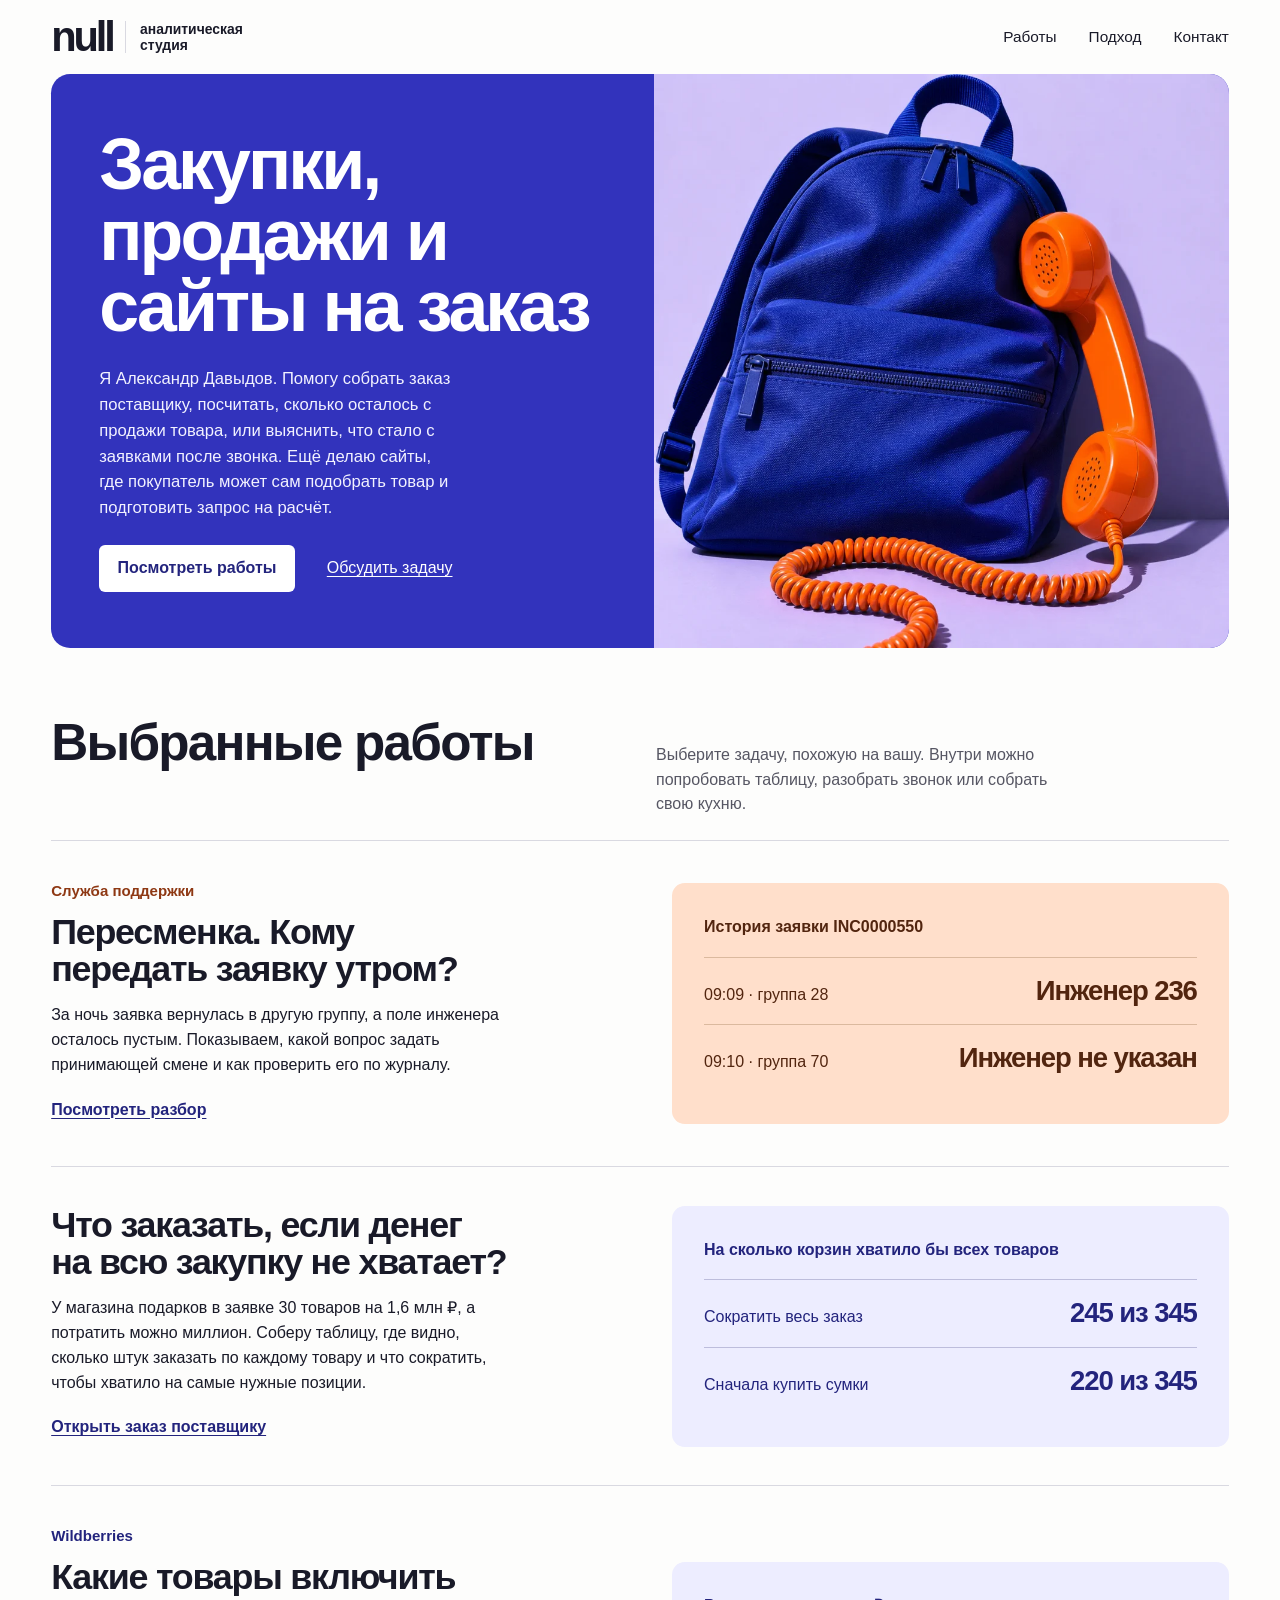
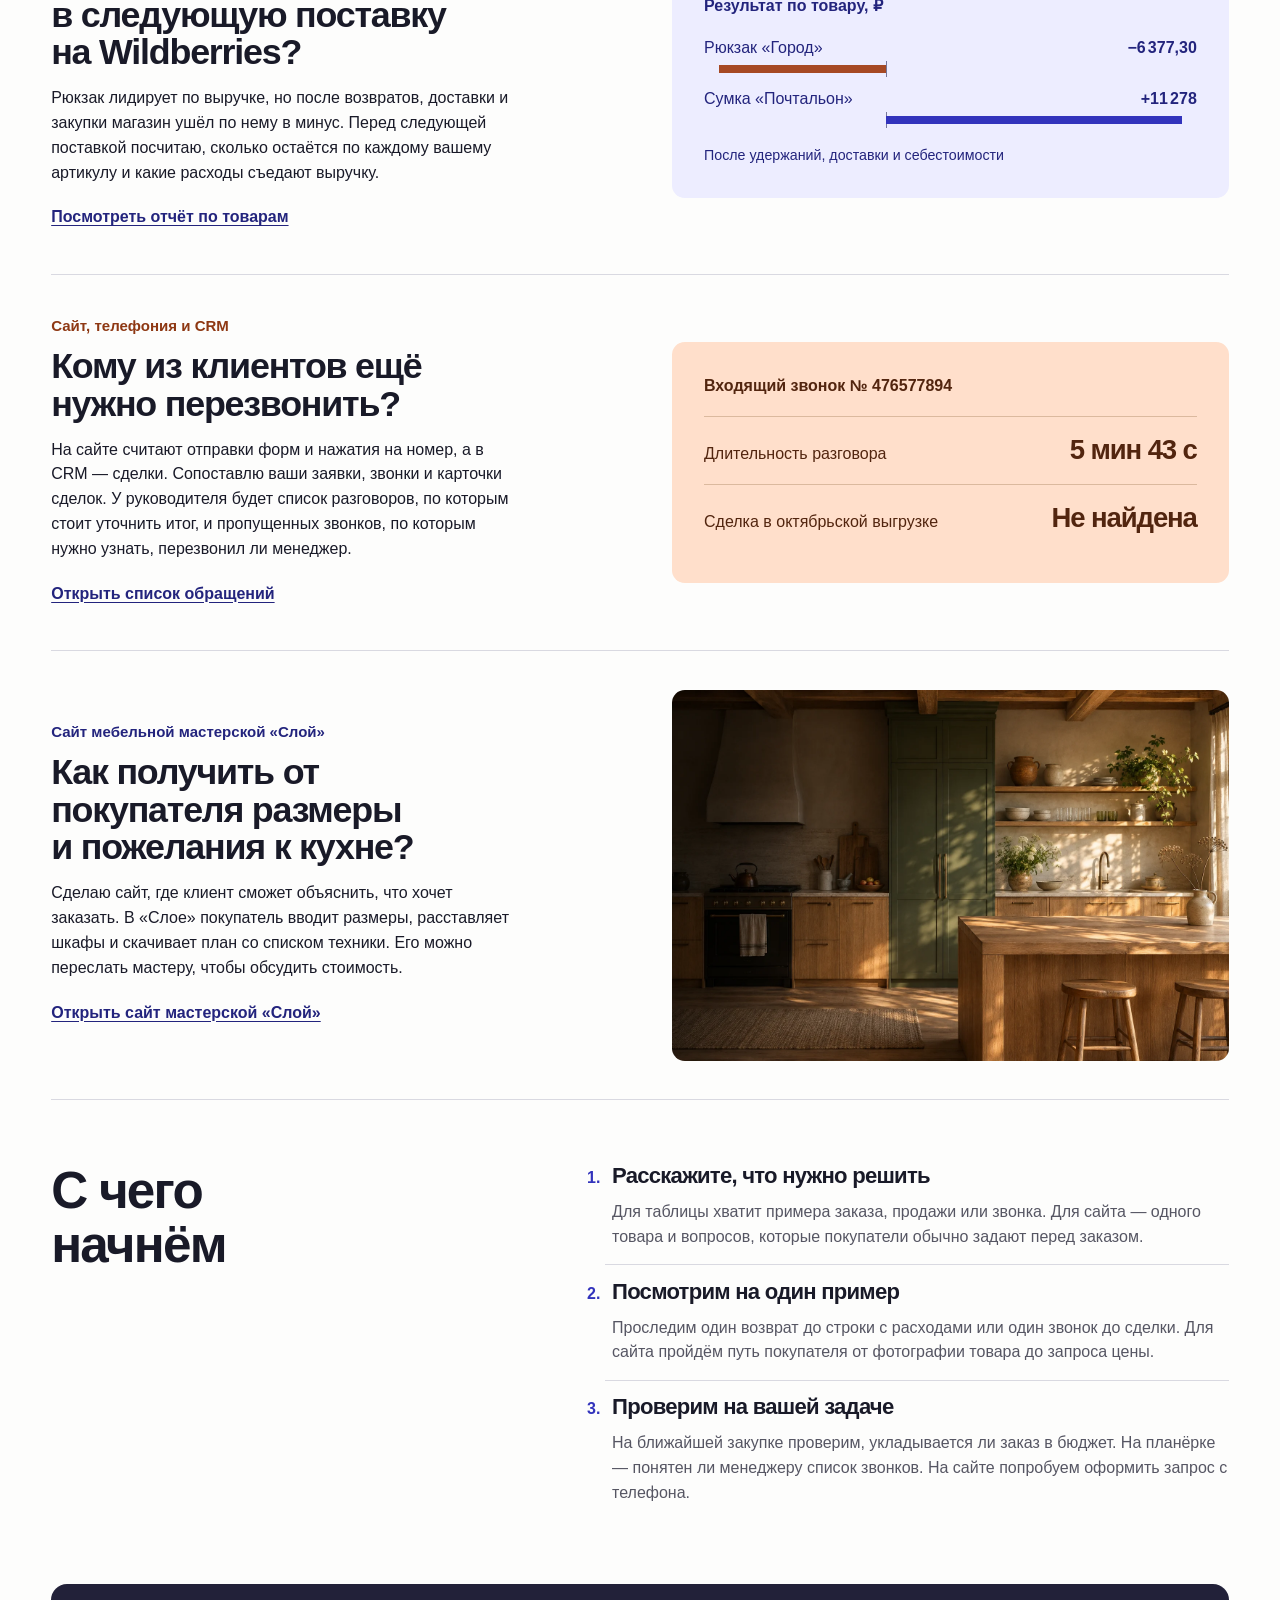
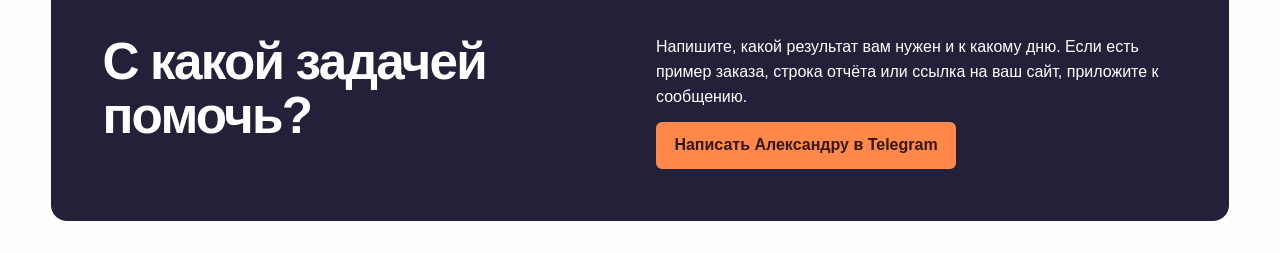
<file: index.html>
<!doctype html><html lang="ru"><head><meta charset="utf-8"><meta name="viewport" content="width=device-width,initial-scale=1"><title>Аналитическая студия Александра Давыдова · null</title><meta name="description" content="Собрать заказ поставщику, посчитать заработок по товарам, найти звонки для проверки или сделать сайт с подбором товара."><link rel="stylesheet" href="style.css?v=4"></head><body class="home"><nav aria-label="Основное меню"><a class="brand" href="index.html" aria-label="Студия null, главная">null<span>аналитическая студия</span></a><div><a href="#cases">Работы</a><a href="#approach">Подход</a><a href="#contact">Контакт</a></div></nav><main><header class="studio-intro">
  <div class="hero-copy">
    <h1>Закупки, продажи и сайты на заказ</h1>
    <p>Я Александр Давыдов. Помогу собрать заказ поставщику, посчитать, сколько осталось с продажи товара, или выяснить, что стало с заявками после звонка. Ещё делаю сайты, где покупатель может сам подобрать товар и подготовить запрос на расчёт.</p>
    <div class="actions"><a class="button" href="#cases">Посмотреть работы</a><a href="#contact">Обсудить задачу</a></div>
  </div>
  <img class="hero-art" src="studio-still-life.webp" width="960" height="960" fetchpriority="high" alt="Синий рюкзак и оранжевая телефонная трубка">
</header>

<section id="cases" class="portfolio">
  <header class="section-head">
    <h2>Выбранные работы</h2>
    <p>Выберите задачу, похожую на вашу. Внутри можно попробовать таблицу, разобрать звонок или собрать свою кухню.</p>
  </header>
  <article class="work work-sales" id="shift-handoff">
    <div class="work-copy">
      <p class="case-domain">Служба поддержки</p>
      <h3><a href="shift-handoff.html">Пересменка. Кому передать заявку утром?</a></h3>
      <p>За ночь заявка вернулась в другую группу, а поле инженера осталось пустым. Показываем, какой вопрос задать принимающей смене и как проверить его по журналу.</p>
      <a class="case-link" href="shift-handoff.html">Посмотреть разбор</a>
    </div>
    <figure class="sample calls">
      <figcaption>История заявки INC0000550</figcaption>
      <dl><div><dt>09:09 · группа 28</dt><dd>Инженер 236</dd></div>
      <div><dt>09:10 · группа 70</dt><dd>Инженер не указан</dd></div></dl>
    </figure>
  </article>
  <article class="work work-goods">
    <div class="work-copy">
      <h3><a href="gift-shop-order.html">Что заказать, если денег на всю закупку не хватает?</a></h3>
      <p>У магазина подарков в заявке 30 товаров на 1,6 млн ₽, а потратить можно миллион. Соберу таблицу, где видно, сколько штук заказать по каждому товару и что сократить, чтобы хватило на самые нужные позиции.</p>
      <a class="case-link" href="gift-shop-order.html">Открыть заказ поставщику</a>
    </div>
    <figure class="sample calls purchase-sample"><figcaption>На сколько корзин хватило бы всех товаров</figcaption><dl>
      <div><dt>Сократить весь заказ</dt><dd>245 из 345</dd></div>
      <div><dt>Сначала купить сумки</dt><dd>220 из 345</dd></div>
    </dl></figure>
  </article>
  <article class="work work-goods">
    <div class="work-copy">
      <p class="case-domain">Wildberries</p>
      <h3><a href="wildberries.html">Какие товары включить в следующую поставку на Wildberries?</a></h3>
      <p>Рюкзак лидирует по выручке, но после возвратов, доставки и закупки магазин ушёл по нему в минус. Перед следующей поставкой посчитаю, сколько остаётся по каждому вашему артикулу и какие расходы съедают выручку.</p>
      <a class="case-link" href="wildberries.html">Посмотреть отчёт по товарам</a>
    </div>
    <figure class="sample goods">
      <figcaption>Результат по товару, ₽</figcaption>
      <div class="bar-row"><div><span>Рюкзак «Город»</span><strong>−6 377,30</strong></div><div class="bar-track"><i class="loss"></i></div></div>
      <div class="bar-row"><div><span>Сумка «Почтальон»</span><strong>+11 278</strong></div><div class="bar-track"><i class="gain"></i></div></div>
      <p>После удержаний, доставки и себестоимости</p>
    </figure>
  </article>
  <article class="work work-sales">
    <div class="work-copy">
      <p class="case-domain">Сайт, телефония и CRM</p>
      <h3><a href="funnel.html">Кому из клиентов ещё нужно перезвонить?</a></h3>
      <p>На сайте считают отправки форм и нажатия на номер, а в CRM — сделки. Сопоставлю ваши заявки, звонки и карточки сделок. У руководителя будет список разговоров, по которым стоит уточнить итог, и пропущенных звонков, по которым нужно узнать, перезвонил ли менеджер.</p>
      <a class="case-link" href="funnel.html">Открыть список обращений</a>
    </div>
    <figure class="sample calls">
      <figcaption>Входящий звонок № 476577894</figcaption>
      <dl><div><dt>Длительность разговора</dt><dd>5 мин 43 с</dd></div>
      <div><dt>Сделка в октябрьской выгрузке</dt><dd>Не найдена</dd></div></dl>
    </figure>
  </article>
  <article class="work" id="sloy">
    <div class="work-copy">
      <p class="case-domain">Сайт мебельной мастерской «Слой»</p>
      <h3><a href="sloy/">Как получить от покупателя размеры и пожелания к кухне?</a></h3>
      <p>Сделаю сайт, где клиент сможет объяснить, что хочет заказать. В «Слое» покупатель вводит размеры, расставляет шкафы и скачивает план со списком техники. Его можно переслать мастеру, чтобы обсудить стоимость.</p>
      <a class="case-link" href="sloy/">Открыть сайт мастерской «Слой»</a>
    </div>
    <a href="sloy/" aria-label="Посмотреть сайт «Слой»"><img src="sloy/assets/kitchen.webp" width="1536" height="1024" loading="lazy" style="display:block;width:100%;height:auto;border-radius:.8rem" alt="Дубовый остров и оливковые фасады кухни из коллекции «Тихий дом»"></a>
  </article>
</section>

<section id="approach" class="approach">
  <h2>С чего начнём</h2>
  <ol>
    <li><h3>Расскажите, что нужно решить</h3><p>Для таблицы хватит примера заказа, продажи или звонка. Для сайта — одного товара и вопросов, которые покупатели обычно задают перед заказом.</p></li>
    <li><h3>Посмотрим на один пример</h3><p>Проследим один возврат до строки с расходами или один звонок до сделки. Для сайта пройдём путь покупателя от фотографии товара до запроса цены.</p></li>
    <li><h3>Проверим на вашей задаче</h3><p>На ближайшей закупке проверим, укладывается ли заказ в бюджет. На планёрке — понятен ли менеджеру список звонков. На сайте попробуем оформить запрос с телефона.</p></li>
  </ol>
</section>

<section id="contact" class="studio-contact">
  <h2>С какой задачей помочь?</h2>
  <div><p>Напишите, какой результат вам нужен и к какому дню. Если есть пример заказа, строка отчёта или ссылка на ваш сайт, приложите к сообщению.</p>
  <a class="button" href="https://t.me/Datalake">Написать Александру в Telegram</a></div>
</section>
</main><script>document.querySelectorAll('select').forEach(s=>s.addEventListener('change',()=>{s.closest('section').querySelectorAll('[data-panel]').forEach(e=>e.hidden=e.dataset.panel!==s.value)}));</script></body></html>
</file>
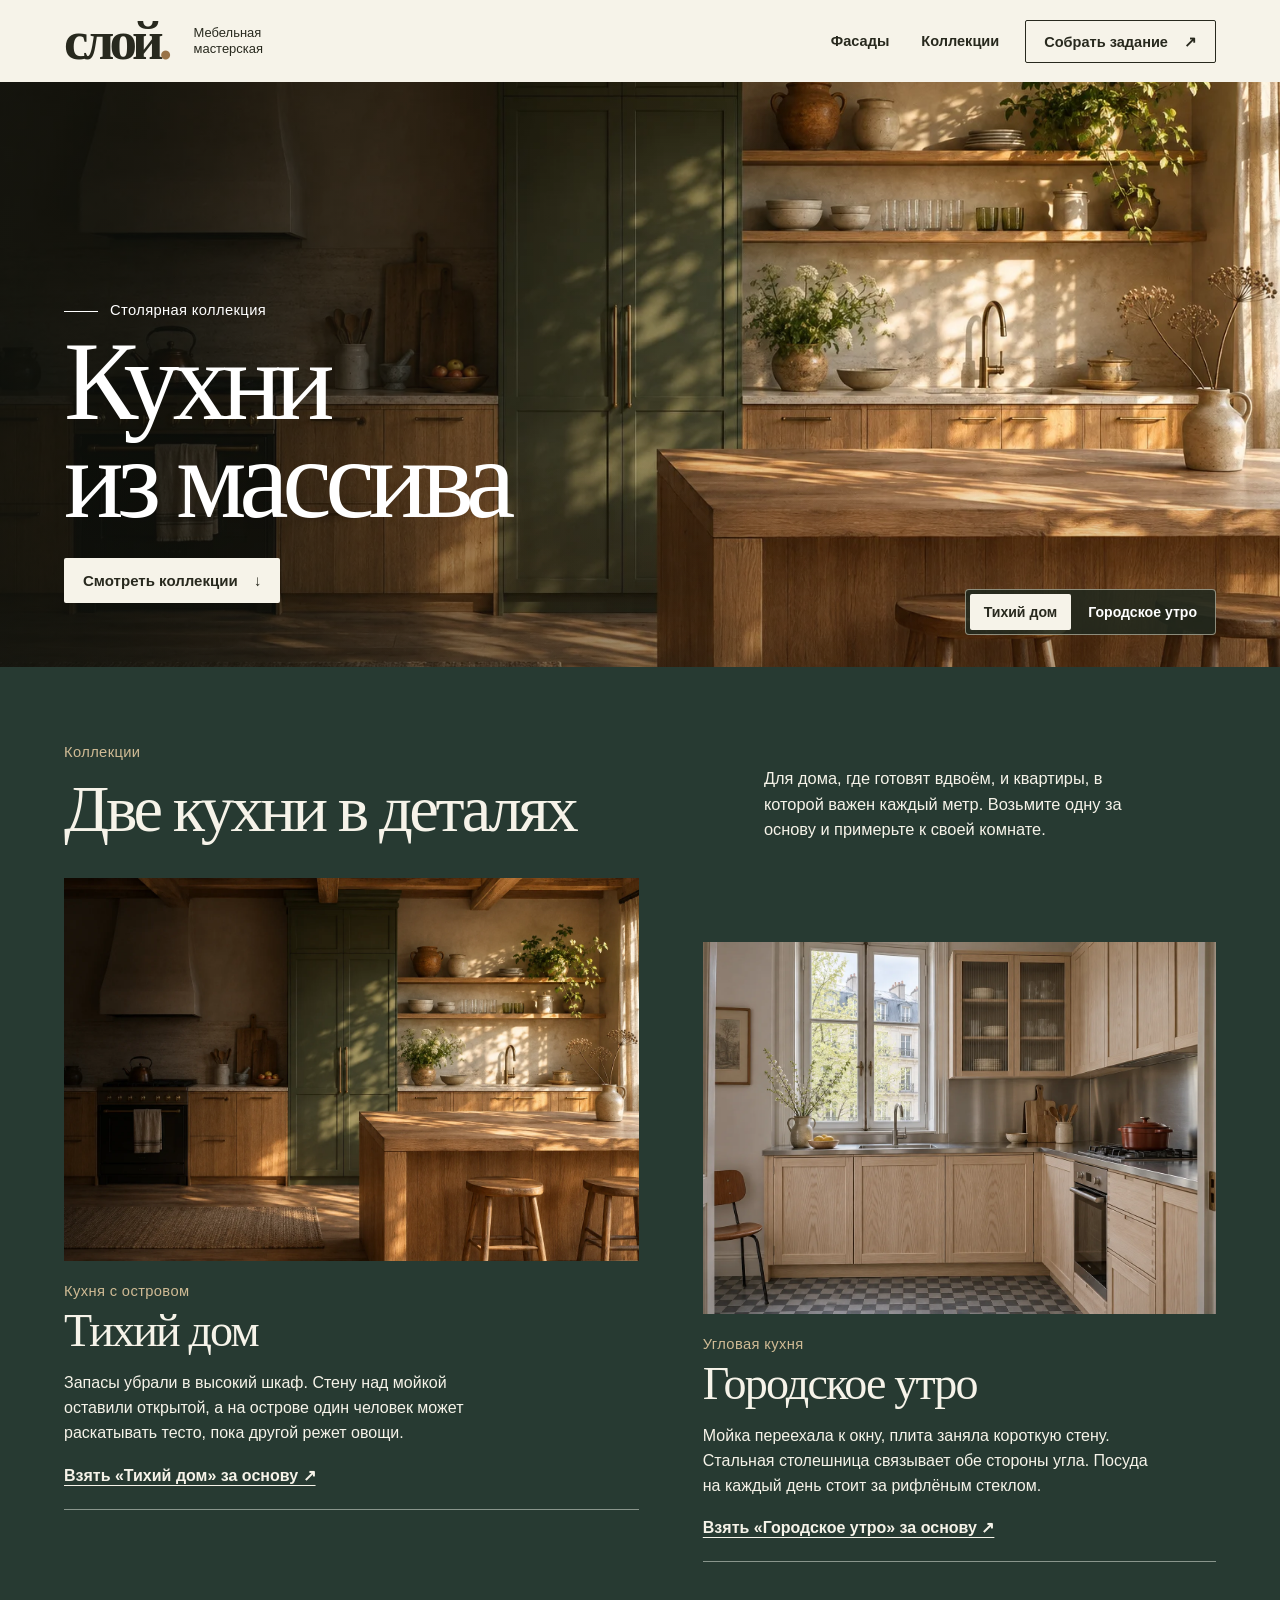
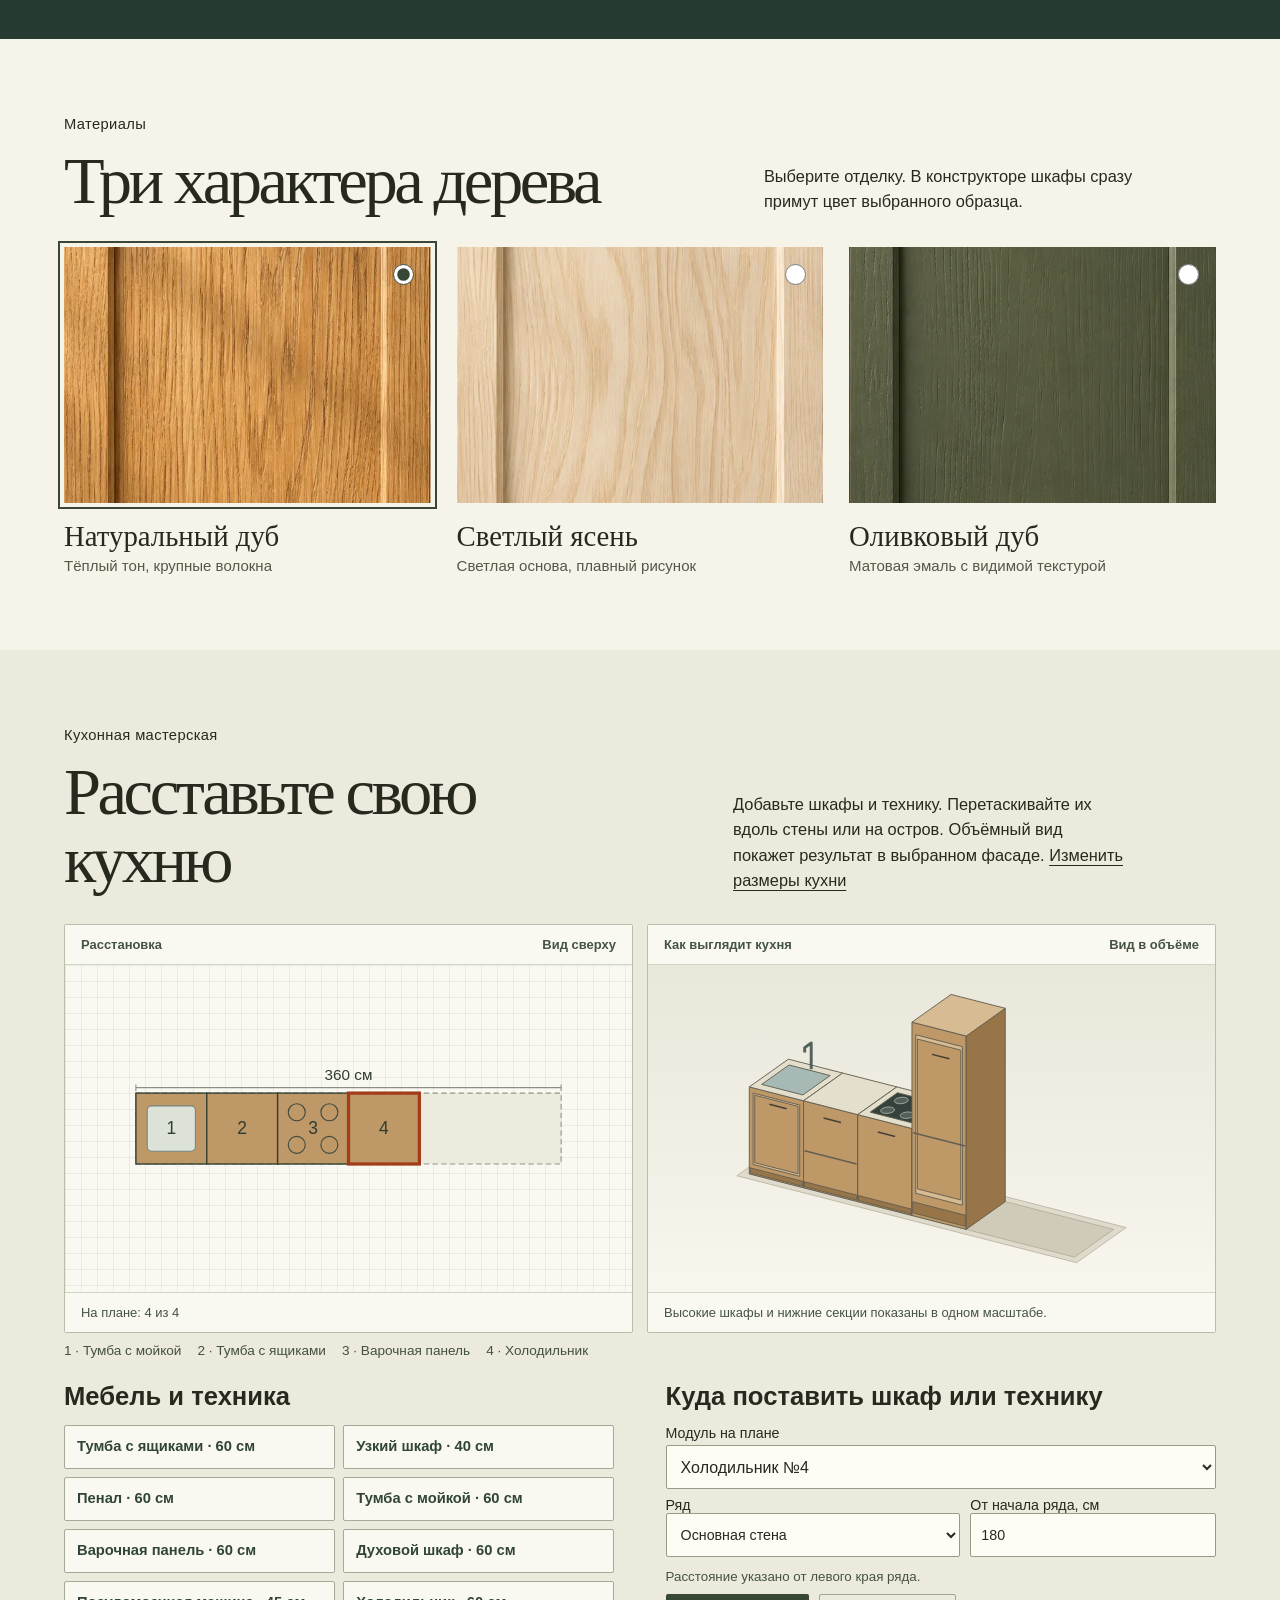
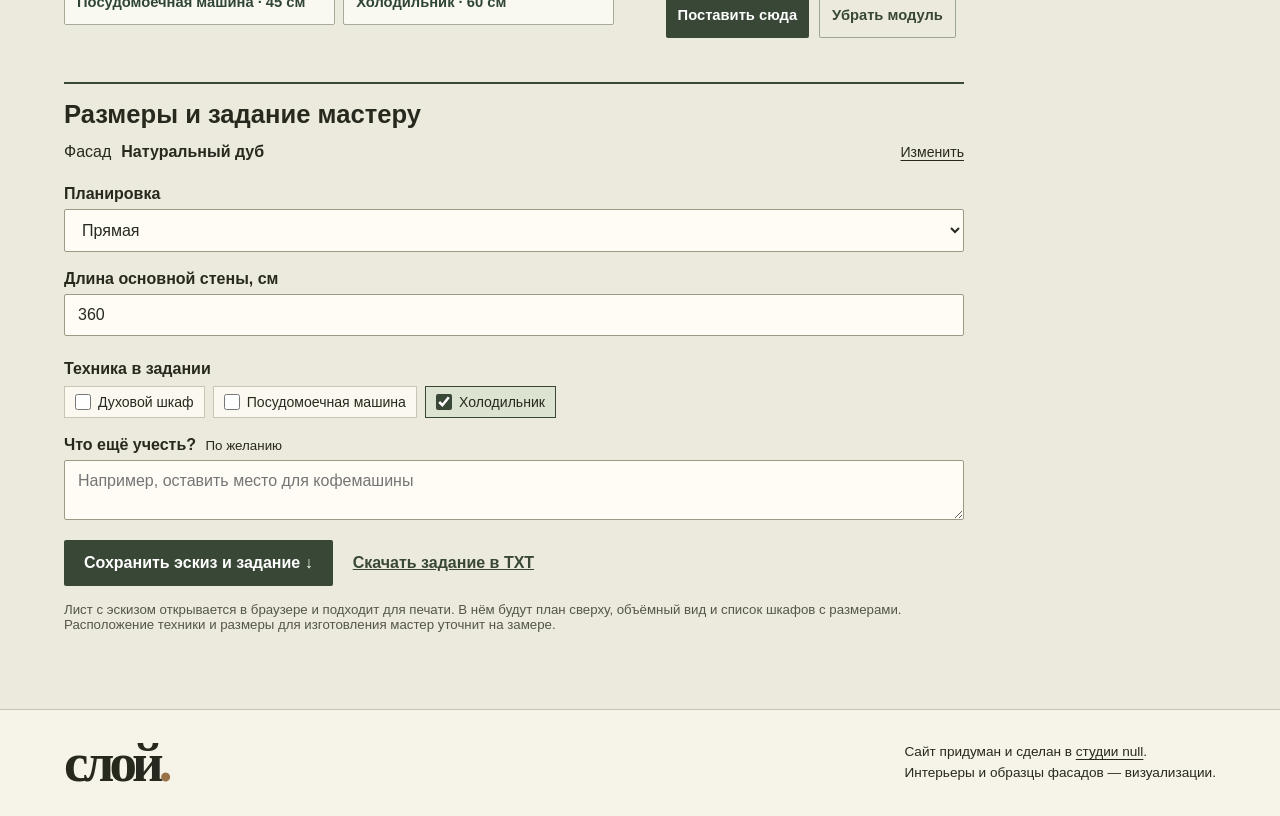
<file: sloy/index.html>
<!doctype html>
<html lang="ru"><head><meta charset="utf-8"><meta name="viewport" content="width=device-width, initial-scale=1"><meta name="theme-color" content="#f6f3e9"><title>Слой — кухни из массива на заказ</title><link rel="stylesheet" href="style.css?v=3"><script defer src="planner.js?v=3"></script><script defer src="brief.js?v=3"></script></head>
<body><a class="skip" href="#main">К содержанию</a>
<header><a class="mark" href="#main" aria-label="Слой, главная">слой<span>.</span></a><span class="mast-label">Мебельная мастерская</span><nav aria-label="Разделы сайта"><a href="#fronts">Фасады</a><a href="#project">Коллекции</a></nav><a class="mast-action" href="#brief">Собрать задание <span aria-hidden="true">↗</span></a></header>
<main id="main"><section class="hero" aria-labelledby="hero-title"><img src="assets/kitchen.webp" alt="Кухня с дубовым островом, оливковым шкафом и открытой полкой" width="1536" height="1024" fetchpriority="high">
<div class="hero-copy"><p class="hero-credit">Столярная коллекция</p><h1 id="hero-title">Кухни<br>из массива</h1>
<a class="hero-link" href="#project">Смотреть коллекции <span aria-hidden="true">↓</span></a></div>
<div class="photo-switch" role="group" aria-label="Интерьер на обложке">
<button type="button" data-view="country" aria-pressed="true">Тихий дом</button>
<button type="button" data-view="city" aria-pressed="false">Городское утро</button></div></section>
<section id="project" class="lookbook"><div class="section-intro"><div><p class="overline">Коллекции</p><h2>Две кухни в деталях</h2></div><p>Для дома, где готовят вдвоём, и квартиры, в которой важен каждый метр. Возьмите одну за основу и примерьте к своей комнате.</p></div>
<div class="folios">
<article class="folio" data-project="country" data-layout="island" data-finish="Натуральный дуб" data-wall="420" data-return="180">
<img src="assets/kitchen.webp" loading="lazy" width="1536" height="1024" alt="Длинная дубовая кухня с островом и высоким оливковым шкафом">
<div class="folio-copy"><p class="overline">Кухня с островом</p><h3>Тихий дом</h3><p>Запасы убрали в высокий шкаф. Стену над мойкой оставили открытой, а на острове один человек может раскатывать тесто, пока другой режет овощи.</p><a class="use-project" href="#brief">Взять «Тихий дом» за основу ↗</a></div></article>
<article class="folio" data-project="city" data-layout="corner" data-finish="Светлый ясень" data-wall="280" data-return="190">
<img src="assets/city.webp" loading="lazy" width="1536" height="1024" alt="Угловая кухня из светлого ясеня со стальной столешницей и мойкой у окна">
<div class="folio-copy"><p class="overline">Угловая кухня</p><h3>Городское утро</h3><p>Мойка переехала к окну, плита заняла короткую стену. Стальная столешница связывает обе стороны угла. Посуда на каждый день стоит за рифлёным стеклом.</p><a class="use-project" href="#brief">Взять «Городское утро» за основу ↗</a></div></article>
</div></section>
<section id="fronts" class="materials"><div class="section-intro"><div><p class="overline">Материалы</p><h2>Три характера дерева</h2></div><p>Выберите отделку. В конструкторе шкафы сразу примут цвет выбранного образца.</p></div>
<fieldset class="swatches"><legend class="sr">Фасад для вашего проекта</legend>
<label><input type="radio" name="front" value="Натуральный дуб" checked><span class="sample oak"></span><span class="swatch-title">Натуральный дуб</span><span class="desc">Тёплый тон, крупные волокна</span></label>
<label><input type="radio" name="front" value="Светлый ясень"><span class="sample ash"></span><span class="swatch-title">Светлый ясень</span><span class="desc">Светлая основа, плавный рисунок</span></label>
<label><input type="radio" name="front" value="Оливковый дуб"><span class="sample olive"></span><span class="swatch-title">Оливковый дуб</span><span class="desc">Матовая эмаль с видимой текстурой</span></label>
</fieldset></section>
<section id="brief" class="brief studio-planner"><div class="brief-copy"><p class="overline">Кухонная мастерская</p><h2>Расставьте свою кухню</h2><p>Добавьте шкафы и технику. Перетаскивайте их вдоль стены или на остров. Объёмный вид покажет результат в выбранном фасаде. <a href="#kitchen-form">Изменить размеры кухни</a></p></div>
<div id="sketch" class="boards">
<figure class="drawing"><div class="drawing-head"><strong>Расстановка</strong><span>Вид сверху</span></div><svg id="drawing" viewBox="0 0 520 300" xmlns="http://www.w3.org/2000/svg" role="img" aria-label="Интерактивная расстановка кухонных модулей"></svg><figcaption id="plan-caption"></figcaption></figure>
<figure class="drawing volume"><div class="drawing-head"><strong>Как выглядит кухня</strong><span>Вид в объёме</span></div><svg id="volume" viewBox="0 0 520 300" xmlns="http://www.w3.org/2000/svg" role="img" aria-label="Объёмный вид вашей расстановки"></svg><figcaption>Высокие шкафы и нижние секции показаны в одном масштабе.</figcaption></figure></div>
<div class="plan-key" id="plan-key" aria-label="Номера на плане"></div>
<div class="module-controls"><div><h3>Мебель и техника</h3><div class="palette" id="palette"></div></div>
<div class="inspector"><h3>Куда поставить шкаф или технику</h3><label for="module-list">Модуль на плане</label><select id="module-list"></select>
<div class="pos-fields"><label>Ряд<select id="rail"></select></label><label>От начала ряда, см<input id="offset" type="number" min="0" step="1" inputmode="numeric"></label></div>
<small id="row-origin"></small><div class="tool-actions"><button type="button" id="place">Поставить сюда</button><button type="button" id="remove">Убрать модуль</button></div>
<p id="placement-info" role="status"></p></div></div>
<form id="kitchen-form"><h3>Размеры и задание мастеру</h3><p id="origin" hidden></p><p class="picked">Фасад <strong id="picked">Натуральный дуб</strong> <a href="#fronts">Изменить</a></p>
<label for="layout">Планировка</label><select id="layout"><option value="straight">Прямая</option><option value="corner">Угловая</option><option value="island">Прямая с островом</option></select>
<label for="length">Длина основной стены, см</label><input id="length" type="number" inputmode="numeric" required min="1" max="9999" step="1" value="360" placeholder="Например, 360">
<div id="extra-field" hidden><label for="extra" id="extra-label">Длина второй стены, см</label><input type="number" id="extra" min="1" max="9999" step="1" inputmode="numeric"></div>
<fieldset class="equipment"><legend>Техника в задании</legend>
<label><input type="checkbox" name="equipment" value="Духовой шкаф">Духовой шкаф</label>
<label><input type="checkbox" name="equipment" value="Посудомоечная машина">Посудомоечная машина</label>
<label><input type="checkbox" name="equipment" value="Холодильник">Холодильник</label></fieldset>
<label for="notes">Что ещё учесть? <small>По желанию</small></label><textarea id="notes" maxlength="1500" rows="2" placeholder="Например, оставить место для кофемашины"></textarea>
<a class="see-plan" href="#sketch">Посмотреть эскиз ↑</a><div class="exports"><button type="submit" value="sheet">Сохранить эскиз и задание ↓</button><button type="submit" class="text-export" value="text">Скачать задание в TXT</button></div><small>Лист с эскизом открывается в браузере и подходит для печати. В нём будут план сверху, объёмный вид и список шкафов с размерами. Расположение техники и размеры для изготовления мастер уточнит на замере.</small><p id="status" role="status"></p></form></section></main>
<footer><a class="mark" href="#main">слой<span>.</span></a><p>Сайт придуман и сделан в <a href="https://yzotop.github.io/null-studio/#sloy">студии null</a>.<br>Интерьеры и образцы фасадов — визуализации.</p></footer></body></html>
</file>
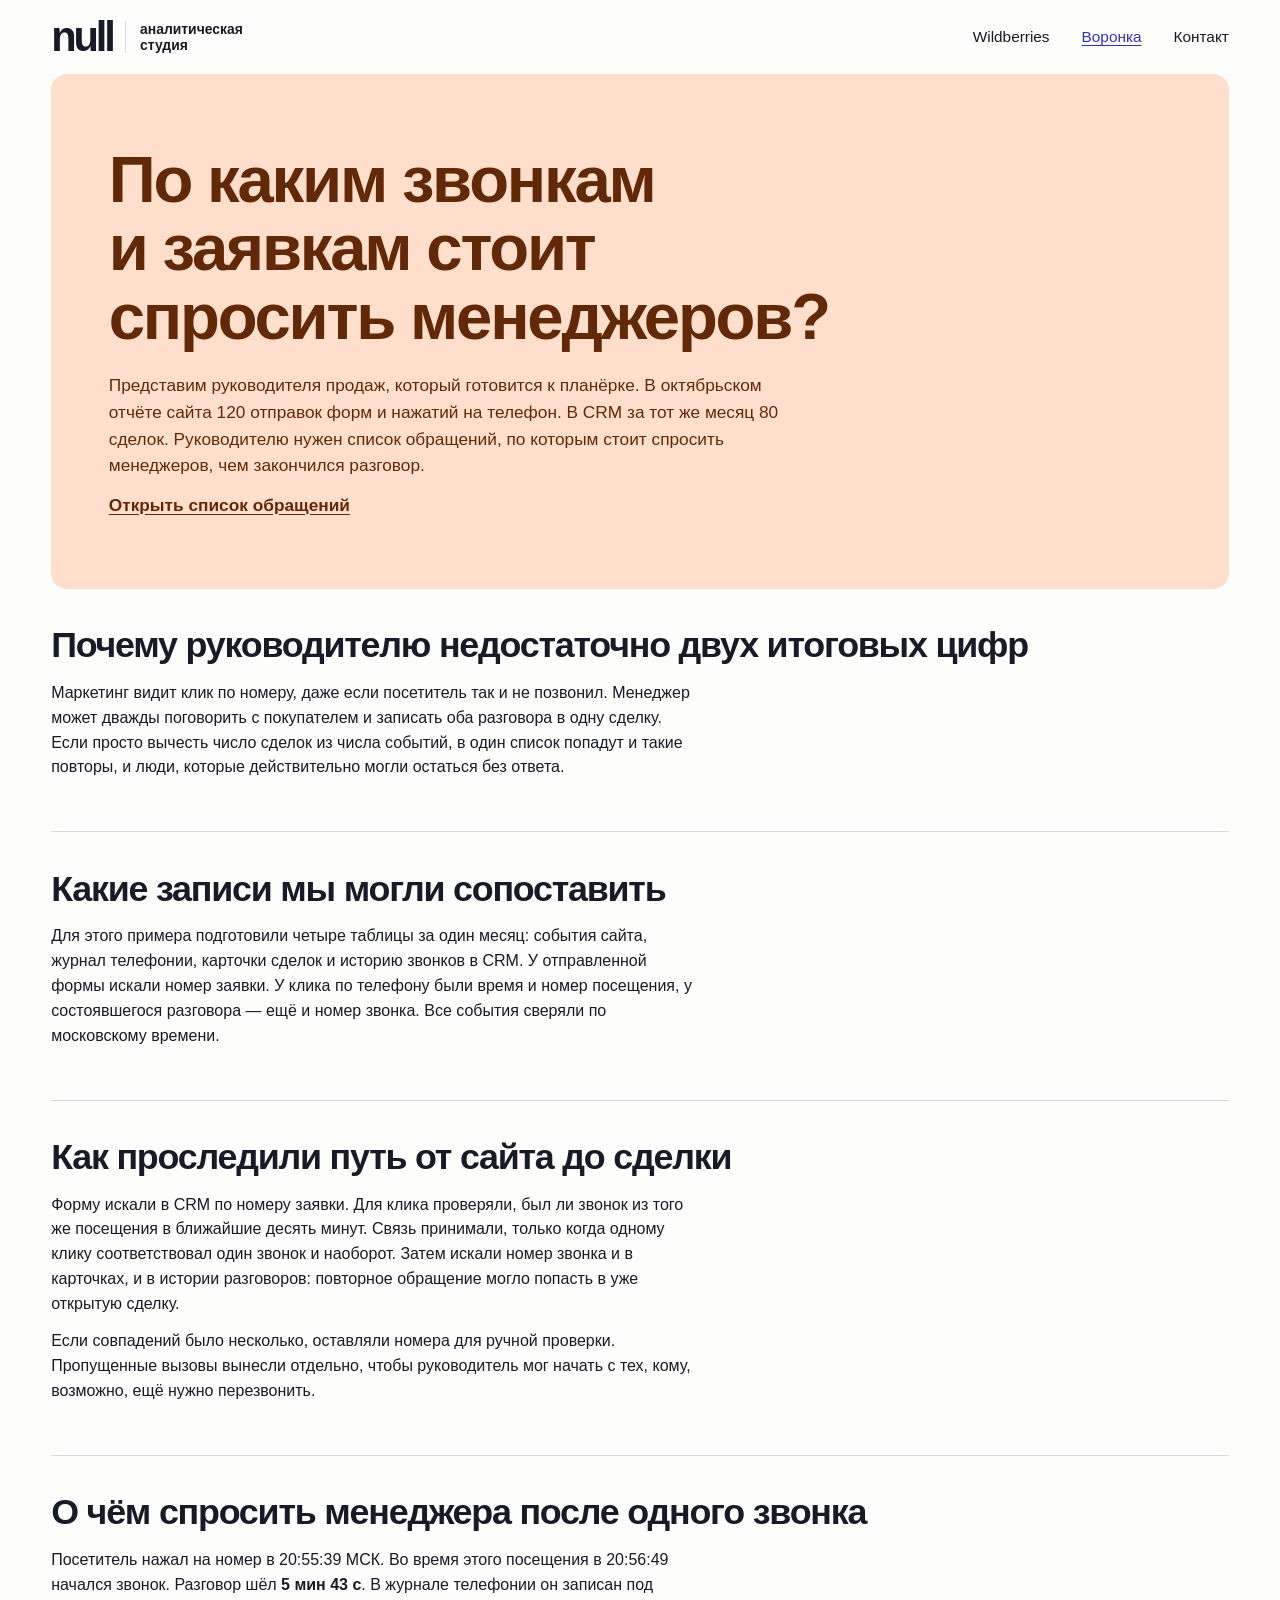
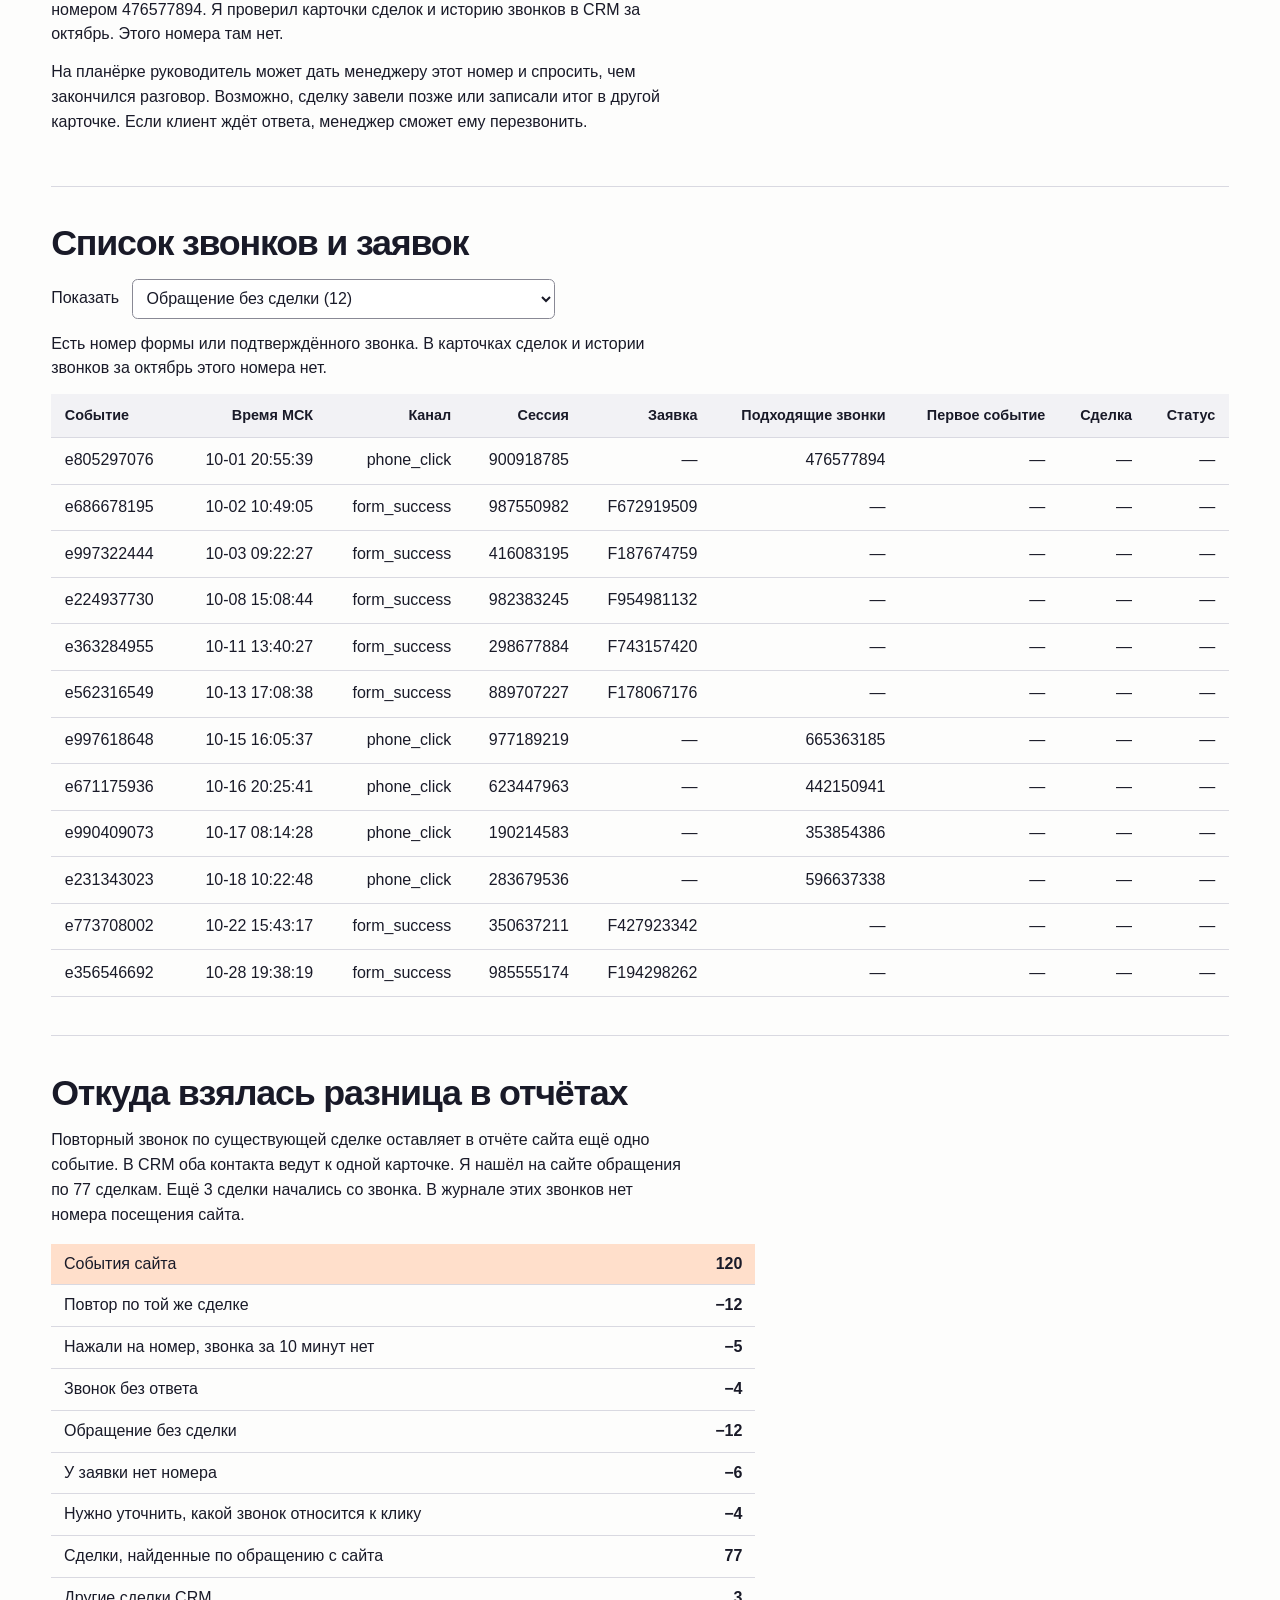
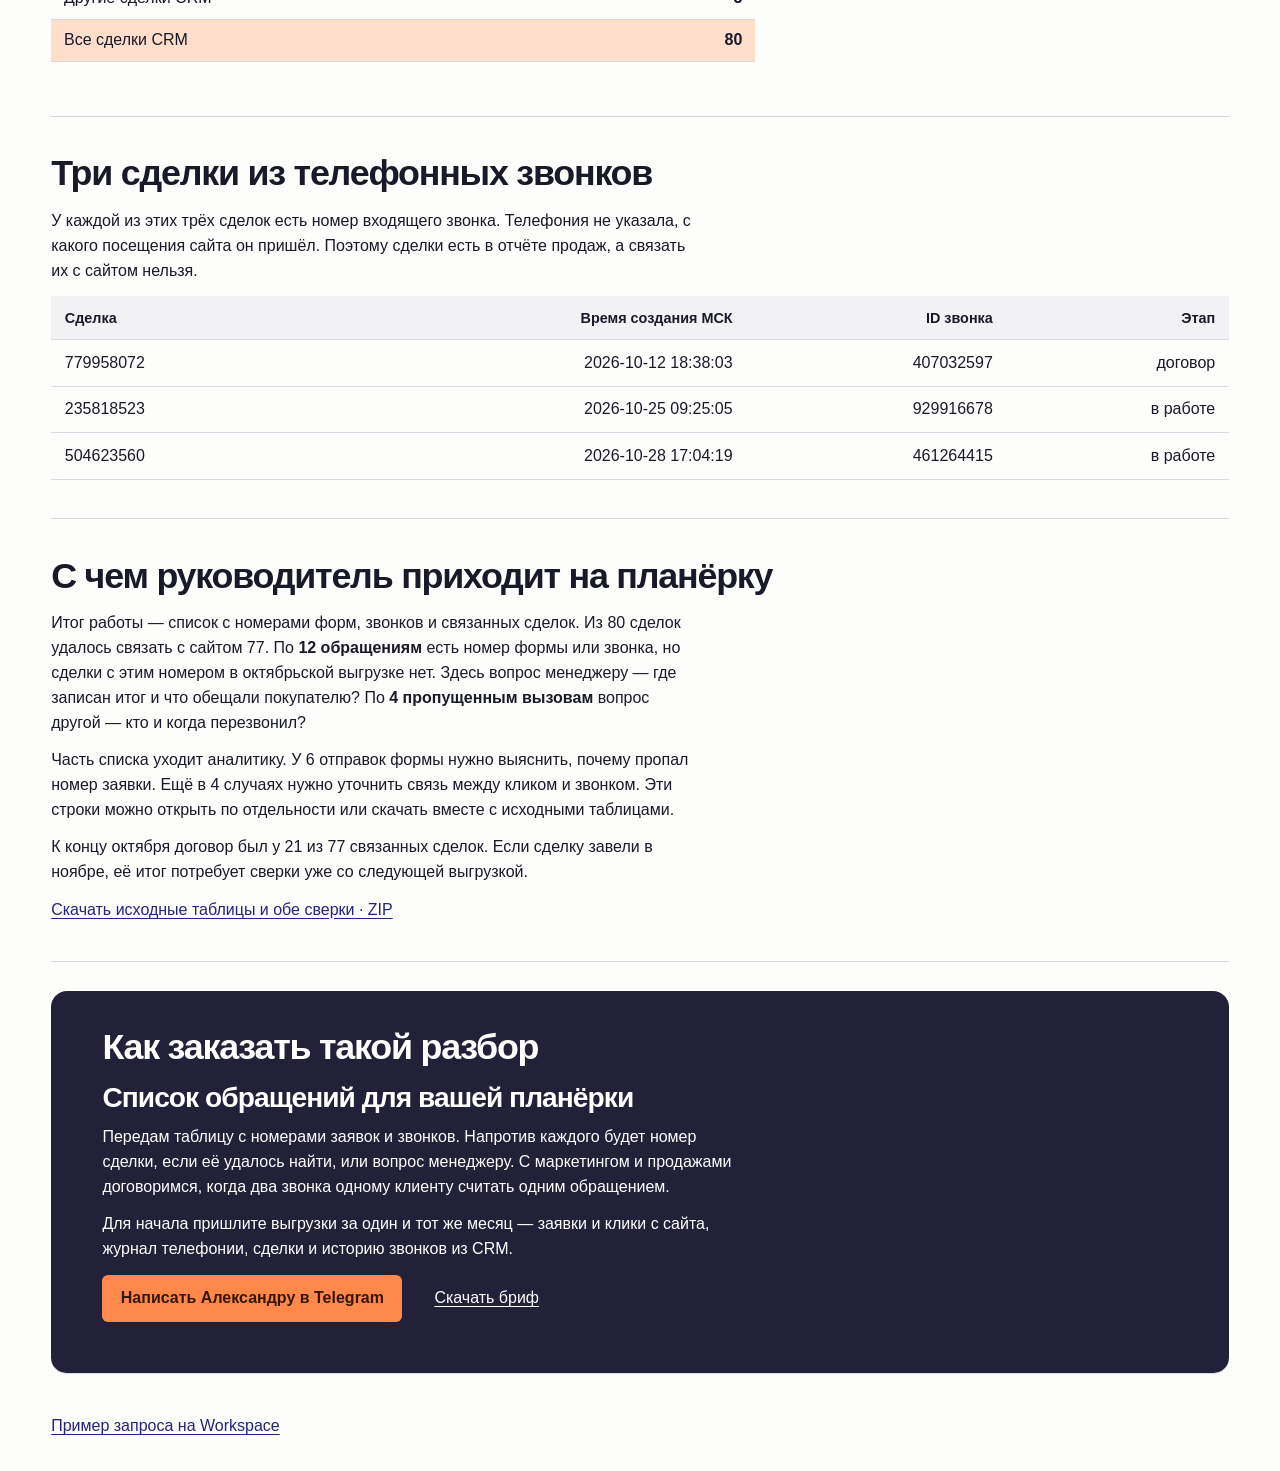
<file: funnel.html>
<!doctype html><html lang="ru"><head><meta charset="utf-8"><meta name="viewport" content="width=device-width,initial-scale=1"><title>По каким звонкам и заявкам стоит спросить менеджеров? · null</title><meta name="description" content="Какие заявки дошли до сделки и кому перезвонили? Список обращений и пропущенных звонков для разговора с менеджерами."><link rel="stylesheet" href="style.css?v=4"></head><body class="study study-calls"><nav aria-label="Основное меню"><a class="brand" href="index.html" aria-label="Студия null, главная">null<span>аналитическая студия</span></a><div><a href="wildberries.html">Wildberries</a><a href="funnel.html" aria-current="page">Воронка</a><a href="#contact">Контакт</a></div></nav><main><header><h1>По каким звонкам и заявкам стоит спросить менеджеров?</h1><p>Представим руководителя продаж, который готовится к планёрке. В октябрьском отчёте сайта 120 отправок форм и нажатий на телефон. В CRM за тот же месяц 80 сделок. Руководителю нужен список обращений, по которым стоит спросить менеджеров, чем закончился разговор.</p><p class="jump"><a href="#check">Открыть список обращений</a></p></header><section><h2>Почему руководителю недостаточно двух итоговых цифр</h2><p>Маркетинг видит клик по номеру, даже если посетитель так и не позвонил. Менеджер может дважды поговорить с покупателем и записать оба разговора в одну сделку. Если просто вычесть число сделок из числа событий, в один список попадут и такие повторы, и люди, которые действительно могли остаться без ответа.</p></section><section><h2>Какие записи мы могли сопоставить</h2><p>Для этого примера подготовили четыре таблицы за один месяц: события сайта, журнал телефонии, карточки сделок и историю звонков в CRM. У отправленной формы искали номер заявки. У клика по телефону были время и номер посещения, у состоявшегося разговора — ещё и номер звонка. Все события сверяли по московскому времени.</p></section><section><h2>Как проследили путь от сайта до сделки</h2><p>Форму искали в CRM по номеру заявки. Для клика проверяли, был ли звонок из того же посещения в ближайшие десять минут. Связь принимали, только когда одному клику соответствовал один звонок и наоборот. Затем искали номер звонка и в карточках, и в истории разговоров: повторное обращение могло попасть в уже открытую сделку.</p><p>Если совпадений было несколько, оставляли номера для ручной проверки. Пропущенные вызовы вынесли отдельно, чтобы руководитель мог начать с тех, кому, возможно, ещё нужно перезвонить.</p></section><section><h2>О чём спросить менеджера после одного звонка</h2><p>Посетитель нажал на номер в 20:55:39 МСК. Во время этого посещения в 20:56:49 начался звонок. Разговор шёл <b>5 мин 43 с</b>. В журнале телефонии он записан под номером 476577894. Я проверил карточки сделок и историю звонков в CRM за октябрь. Этого номера там нет.</p><p>На планёрке руководитель может дать менеджеру этот номер и спросить, чем закончился разговор. Возможно, сделку завели позже или записали итог в другой карточке. Если клиент ждёт ответа, менеджер сможет ему перезвонить.</p></section><section id="check"><h2>Список звонков и заявок</h2><label>Показать <select><option value="0">Связано со сделкой (77)</option><option value="1">Повтор по той же сделке (12)</option><option value="2">Нажали на номер, звонка за 10 минут нет (5)</option><option value="3">Звонок без ответа (4)</option><option value="4" selected>Обращение без сделки (12)</option><option value="5">У заявки нет номера (6)</option><option value="6">Нужно уточнить, какой звонок относится к клику (4)</option></select></label><p class="scrolltip">Прокрутите таблицу в сторону, чтобы увидеть все столбцы.</p><div data-panel="0" hidden><p>У формы и сделки совпал номер заявки. Для звонков я проверил два условия. После клика в том же посещении был ровно один подходящий звонок за 10 минут, и номер этого звонка нашёлся в CRM.</p><div class="scroll" tabindex="0"><table><thead><tr><th scope="col">Событие</th><th scope="col">Время МСК</th><th scope="col">Канал</th><th scope="col">Сессия</th><th scope="col">Заявка</th><th scope="col">Подходящие звонки</th><th scope="col">Первое событие</th><th scope="col">Сделка</th><th scope="col">Статус</th></tr></thead><tbody><tr><td>e594875099</td><td>10-01 10:49:05</td><td>form_success</td><td>813335073</td><td>F603585435</td><td>—</td><td>e594875099</td><td>722119430</td><td>в работе</td></tr><tr><td>e565849698</td><td>10-01 15:38:22</td><td>phone_click</td><td>565156893</td><td>—</td><td>987670533</td><td>e565849698</td><td>881192128</td><td>в работе</td></tr><tr><td>e103834837</td><td>10-01 18:35:05</td><td>phone_click</td><td>947694239</td><td>—</td><td>740427088</td><td>e103834837</td><td>699413140</td><td>в работе</td></tr><tr><td>e976124866</td><td>10-02 16:43:03</td><td>form_success</td><td>402649730</td><td>F124903104</td><td>—</td><td>e976124866</td><td>478891811</td><td>в работе</td></tr><tr><td>e538736122</td><td>10-03 09:47:26</td><td>form_success</td><td>196534513</td><td>F196651924</td><td>—</td><td>e538736122</td><td>903544471</td><td>отказ</td></tr><tr><td>e902183114</td><td>10-03 14:31:21</td><td>form_success</td><td>953265641</td><td>F617720236</td><td>—</td><td>e902183114</td><td>596650407</td><td>в работе</td></tr><tr><td>e432716213</td><td>10-03 16:52:51</td><td>phone_click</td><td>534874478</td><td>—</td><td>633385333</td><td>e432716213</td><td>917439910</td><td>договор</td></tr><tr><td>e539062960</td><td>10-04 08:22:36</td><td>form_success</td><td>412856102</td><td>F569316526</td><td>—</td><td>e539062960</td><td>949621715</td><td>в работе</td></tr><tr><td>e455730086</td><td>10-04 09:04:29</td><td>phone_click</td><td>178763584</td><td>—</td><td>226923127</td><td>e455730086</td><td>892630300</td><td>в работе</td></tr><tr><td>e826224311</td><td>10-05 08:01:29</td><td>form_success</td><td>830382121</td><td>F161095214</td><td>—</td><td>e826224311</td><td>897821476</td><td>в работе</td></tr><tr><td>e725436511</td><td>10-05 16:36:54</td><td>form_success</td><td>855182773</td><td>F574061358</td><td>—</td><td>e725436511</td><td>825713479</td><td>в работе</td></tr><tr><td>e425715723</td><td>10-05 19:52:58</td><td>phone_click</td><td>407407993</td><td>—</td><td>283317538</td><td>e425715723</td><td>464434285</td><td>в работе</td></tr><tr><td>e935695199</td><td>10-06 10:35:59</td><td>form_success</td><td>759857317</td><td>F379019055</td><td>—</td><td>e935695199</td><td>139081718</td><td>в работе</td></tr><tr><td>e434306866</td><td>10-06 17:47:42</td><td>phone_click</td><td>619186269</td><td>—</td><td>480648919</td><td>e434306866</td><td>170547108</td><td>договор</td></tr><tr><td>e474980135</td><td>10-07 09:28:54</td><td>phone_click</td><td>814335109</td><td>—</td><td>274573162</td><td>e474980135</td><td>130374975</td><td>в работе</td></tr><tr><td>e895426766</td><td>10-07 11:23:36</td><td>phone_click</td><td>903465704</td><td>—</td><td>267851154</td><td>e895426766</td><td>934539259</td><td>в работе</td></tr><tr><td>e221786922</td><td>10-07 15:20:49</td><td>form_success</td><td>144144164</td><td>F291006229</td><td>—</td><td>e221786922</td><td>578794397</td><td>договор</td></tr><tr><td>e343401864</td><td>10-07 16:37:22</td><td>phone_click</td><td>363440910</td><td>—</td><td>111813804</td><td>e343401864</td><td>777074190</td><td>в работе</td></tr><tr><td>e769977307</td><td>10-08 11:02:23</td><td>form_success</td><td>294554303</td><td>F346874099</td><td>—</td><td>e769977307</td><td>540118583</td><td>отказ</td></tr><tr><td>e337282728</td><td>10-09 10:33:25</td><td>phone_click</td><td>303116263</td><td>—</td><td>667390800</td><td>e337282728</td><td>512471587</td><td>в работе</td></tr><tr><td>e215497178</td><td>10-09 19:57:07</td><td>phone_click</td><td>381723944</td><td>—</td><td>455793451</td><td>e215497178</td><td>979668489</td><td>договор</td></tr><tr><td>e486683815</td><td>10-10 08:00:34</td><td>phone_click</td><td>636250709</td><td>—</td><td>930068438</td><td>e486683815</td><td>159075592</td><td>в работе</td></tr><tr><td>e745767098</td><td>10-10 08:47:18</td><td>form_success</td><td>274167233</td><td>F534451628</td><td>—</td><td>e745767098</td><td>582773247</td><td>в работе</td></tr><tr><td>e156836152</td><td>10-10 10:17:07</td><td>form_success</td><td>280808324</td><td>F819489655</td><td>—</td><td>e156836152</td><td>757996239</td><td>в работе</td></tr><tr><td>e202106373</td><td>10-10 20:27:03</td><td>form_success</td><td>863138900</td><td>F607538386</td><td>—</td><td>e202106373</td><td>970622715</td><td>в работе</td></tr><tr><td>e196222854</td><td>10-11 09:45:08</td><td>form_success</td><td>760476592</td><td>F113305177</td><td>—</td><td>e196222854</td><td>730753955</td><td>договор</td></tr><tr><td>e801188598</td><td>10-12 08:26:31</td><td>phone_click</td><td>557403958</td><td>—</td><td>647400381</td><td>e801188598</td><td>847970929</td><td>договор</td></tr><tr><td>e249158773</td><td>10-13 10:28:17</td><td>phone_click</td><td>432602078</td><td>—</td><td>682369831</td><td>e249158773</td><td>703247370</td><td>договор</td></tr><tr><td>e296643311</td><td>10-14 08:59:58</td><td>phone_click</td><td>721609952</td><td>—</td><td>426562779</td><td>e296643311</td><td>737938389</td><td>в работе</td></tr><tr><td>e192331569</td><td>10-14 09:52:58</td><td>form_success</td><td>332913865</td><td>F965663704</td><td>—</td><td>e192331569</td><td>160748388</td><td>отказ</td></tr><tr><td>e377201922</td><td>10-14 10:39:57</td><td>form_success</td><td>617402018</td><td>F861034360</td><td>—</td><td>e377201922</td><td>478618620</td><td>в работе</td></tr><tr><td>e843248238</td><td>10-14 13:47:03</td><td>phone_click</td><td>936569209</td><td>—</td><td>972178145</td><td>e843248238</td><td>136959281</td><td>в работе</td></tr><tr><td>e565769343</td><td>10-14 17:44:52</td><td>form_success</td><td>849213468</td><td>F463022663</td><td>—</td><td>e565769343</td><td>729214866</td><td>договор</td></tr><tr><td>e851224992</td><td>10-14 20:47:20</td><td>form_success</td><td>909413832</td><td>F974466247</td><td>—</td><td>e851224992</td><td>480439150</td><td>договор</td></tr><tr><td>e601018792</td><td>10-15 13:15:28</td><td>form_success</td><td>635351931</td><td>F858320125</td><td>—</td><td>e601018792</td><td>735978924</td><td>договор</td></tr><tr><td>e203032739</td><td>10-15 20:18:51</td><td>form_success</td><td>706793720</td><td>F119730062</td><td>—</td><td>e203032739</td><td>770744137</td><td>в работе</td></tr><tr><td>e427388602</td><td>10-16 10:25:43</td><td>phone_click</td><td>862283965</td><td>—</td><td>428856054</td><td>e427388602</td><td>558823920</td><td>договор</td></tr><tr><td>e638753779</td><td>10-16 12:24:25</td><td>form_success</td><td>658484182</td><td>F593812931</td><td>—</td><td>e638753779</td><td>963529700</td><td>в работе</td></tr><tr><td>e941701997</td><td>10-16 16:39:39</td><td>phone_click</td><td>314497703</td><td>—</td><td>444435109</td><td>e941701997</td><td>926513880</td><td>в работе</td></tr><tr><td>e347889349</td><td>10-17 14:48:25</td><td>form_success</td><td>926466926</td><td>F879391166</td><td>—</td><td>e347889349</td><td>652417712</td><td>в работе</td></tr><tr><td>e632691287</td><td>10-18 10:05:08</td><td>form_success</td><td>944981022</td><td>F667815472</td><td>—</td><td>e632691287</td><td>418619584</td><td>договор</td></tr><tr><td>e886314355</td><td>10-18 10:37:26</td><td>phone_click</td><td>469527900</td><td>—</td><td>361144137</td><td>e886314355</td><td>234876566</td><td>отказ</td></tr><tr><td>e761911432</td><td>10-18 11:22:22</td><td>form_success</td><td>670108259</td><td>F276635954</td><td>—</td><td>e761911432</td><td>367186504</td><td>в работе</td></tr><tr><td>e890578443</td><td>10-18 14:30:44</td><td>phone_click</td><td>898168953</td><td>—</td><td>633349092</td><td>e890578443</td><td>984501675</td><td>отказ</td></tr><tr><td>e331659407</td><td>10-19 13:50:44</td><td>form_success</td><td>556822405</td><td>F600483985</td><td>—</td><td>e331659407</td><td>477140518</td><td>отказ</td></tr><tr><td>e409391843</td><td>10-19 19:39:57</td><td>form_success</td><td>726795859</td><td>F588407067</td><td>—</td><td>e409391843</td><td>619551969</td><td>отказ</td></tr><tr><td>e955880031</td><td>10-21 08:04:39</td><td>phone_click</td><td>412069334</td><td>—</td><td>524505948</td><td>e955880031</td><td>694913997</td><td>договор</td></tr><tr><td>e500698364</td><td>10-21 09:29:51</td><td>phone_click</td><td>915656809</td><td>—</td><td>480469106</td><td>e500698364</td><td>317044249</td><td>в работе</td></tr><tr><td>e453782892</td><td>10-21 10:21:08</td><td>form_success</td><td>368948371</td><td>F419555889</td><td>—</td><td>e453782892</td><td>188011529</td><td>отказ</td></tr><tr><td>e332411185</td><td>10-21 11:48:48</td><td>phone_click</td><td>496948799</td><td>—</td><td>132651559</td><td>e332411185</td><td>191846565</td><td>договор</td></tr><tr><td>e465030687</td><td>10-21 12:58:47</td><td>phone_click</td><td>339294169</td><td>—</td><td>673390123</td><td>e465030687</td><td>424563648</td><td>договор</td></tr><tr><td>e957781826</td><td>10-21 16:16:33</td><td>form_success</td><td>593322951</td><td>F866435019</td><td>—</td><td>e957781826</td><td>638827582</td><td>в работе</td></tr><tr><td>e727874196</td><td>10-22 11:23:02</td><td>form_success</td><td>320383259</td><td>F377604760</td><td>—</td><td>e727874196</td><td>389435643</td><td>в работе</td></tr><tr><td>e480806018</td><td>10-22 12:14:28</td><td>form_success</td><td>627304945</td><td>F792283881</td><td>—</td><td>e480806018</td><td>293699729</td><td>в работе</td></tr><tr><td>e899570845</td><td>10-22 13:52:58</td><td>phone_click</td><td>549847251</td><td>—</td><td>824033137</td><td>e899570845</td><td>196541509</td><td>в работе</td></tr><tr><td>e222825071</td><td>10-22 14:18:19</td><td>phone_click</td><td>434421066</td><td>—</td><td>722740942</td><td>e222825071</td><td>455217782</td><td>отказ</td></tr><tr><td>e956743979</td><td>10-22 14:20:48</td><td>phone_click</td><td>515598189</td><td>—</td><td>196012070</td><td>e956743979</td><td>831917927</td><td>отказ</td></tr><tr><td>e582017360</td><td>10-22 15:15:31</td><td>form_success</td><td>567421486</td><td>F549811889</td><td>—</td><td>e582017360</td><td>796840258</td><td>в работе</td></tr><tr><td>e561814061</td><td>10-22 19:37:14</td><td>form_success</td><td>743259980</td><td>F969901898</td><td>—</td><td>e561814061</td><td>581941350</td><td>договор</td></tr><tr><td>e407912556</td><td>10-23 13:57:17</td><td>form_success</td><td>531500992</td><td>F641548455</td><td>—</td><td>e407912556</td><td>617432915</td><td>договор</td></tr><tr><td>e431540234</td><td>10-23 14:01:10</td><td>phone_click</td><td>108041920</td><td>—</td><td>107577367</td><td>e431540234</td><td>274157125</td><td>отказ</td></tr><tr><td>e746889297</td><td>10-23 18:05:09</td><td>form_success</td><td>387435517</td><td>F566834021</td><td>—</td><td>e746889297</td><td>514181150</td><td>отказ</td></tr><tr><td>e845403872</td><td>10-23 19:27:45</td><td>form_success</td><td>140585871</td><td>F346544563</td><td>—</td><td>e845403872</td><td>327962127</td><td>в работе</td></tr><tr><td>e981308058</td><td>10-24 09:10:04</td><td>form_success</td><td>410276154</td><td>F168289780</td><td>—</td><td>e981308058</td><td>632763676</td><td>отказ</td></tr><tr><td>e413455742</td><td>10-24 18:31:48</td><td>phone_click</td><td>708240840</td><td>—</td><td>638585047</td><td>e413455742</td><td>529402708</td><td>в работе</td></tr><tr><td>e127210567</td><td>10-25 15:58:45</td><td>phone_click</td><td>351838203</td><td>—</td><td>425150195</td><td>e127210567</td><td>637662429</td><td>договор</td></tr><tr><td>e125001687</td><td>10-25 20:03:05</td><td>phone_click</td><td>905083413</td><td>—</td><td>696165652</td><td>e125001687</td><td>329131973</td><td>договор</td></tr><tr><td>e146801070</td><td>10-25 20:25:15</td><td>form_success</td><td>825682167</td><td>F719069281</td><td>—</td><td>e146801070</td><td>143961844</td><td>в работе</td></tr><tr><td>e230020085</td><td>10-26 13:13:07</td><td>phone_click</td><td>315312572</td><td>—</td><td>736492769</td><td>e230020085</td><td>473847970</td><td>в работе</td></tr><tr><td>e359875692</td><td>10-26 14:54:58</td><td>form_success</td><td>997390738</td><td>F662014434</td><td>—</td><td>e359875692</td><td>139278918</td><td>договор</td></tr><tr><td>e309172324</td><td>10-28 13:56:32</td><td>form_success</td><td>565931495</td><td>F498069344</td><td>—</td><td>e309172324</td><td>780566622</td><td>договор</td></tr><tr><td>e489851767</td><td>10-28 15:41:48</td><td>form_success</td><td>557004351</td><td>F934817803</td><td>—</td><td>e489851767</td><td>630850647</td><td>отказ</td></tr><tr><td>e774641474</td><td>10-28 20:39:20</td><td>form_success</td><td>666640815</td><td>F114895139</td><td>—</td><td>e774641474</td><td>456445326</td><td>отказ</td></tr><tr><td>e777743553</td><td>10-29 17:52:38</td><td>form_success</td><td>846512023</td><td>F182114453</td><td>—</td><td>e777743553</td><td>456931184</td><td>отказ</td></tr><tr><td>e440926862</td><td>10-29 19:34:01</td><td>form_success</td><td>655630685</td><td>F426158863</td><td>—</td><td>e440926862</td><td>782354604</td><td>отказ</td></tr><tr><td>e993222182</td><td>10-30 20:33:57</td><td>form_success</td><td>104869398</td><td>F960135465</td><td>—</td><td>e993222182</td><td>811785200</td><td>отказ</td></tr><tr><td>e673165551</td><td>10-30 20:47:38</td><td>form_success</td><td>972649880</td><td>F844585196</td><td>—</td><td>e673165551</td><td>889530529</td><td>отказ</td></tr></tbody></table></div></div><div data-panel="1" hidden><p>В истории существующей сделки есть ещё один звонок. Оба разговора относятся к одной карточке.</p><div class="scroll" tabindex="0"><table><thead><tr><th scope="col">Событие</th><th scope="col">Время МСК</th><th scope="col">Канал</th><th scope="col">Сессия</th><th scope="col">Заявка</th><th scope="col">Подходящие звонки</th><th scope="col">Первое событие</th><th scope="col">Сделка</th><th scope="col">Статус</th></tr></thead><tbody><tr><td>e167759363</td><td>10-01 21:08:05</td><td>phone_click</td><td>294468860</td><td>—</td><td>113132396</td><td>e103834837</td><td>699413140</td><td>в работе</td></tr><tr><td>e554291349</td><td>10-05 09:08:29</td><td>phone_click</td><td>822524431</td><td>—</td><td>390859055</td><td>e826224311</td><td>897821476</td><td>в работе</td></tr><tr><td>e472892248</td><td>10-14 16:09:03</td><td>phone_click</td><td>871122981</td><td>—</td><td>570712928</td><td>e843248238</td><td>136959281</td><td>в работе</td></tr><tr><td>e340703587</td><td>10-14 23:32:20</td><td>phone_click</td><td>685965093</td><td>—</td><td>717486546</td><td>e851224992</td><td>480439150</td><td>договор</td></tr><tr><td>e359299245</td><td>10-16 14:15:25</td><td>phone_click</td><td>180043595</td><td>—</td><td>472082354</td><td>e638753779</td><td>963529700</td><td>в работе</td></tr><tr><td>e459864074</td><td>10-18 12:57:22</td><td>phone_click</td><td>200173769</td><td>—</td><td>153686018</td><td>e761911432</td><td>367186504</td><td>в работе</td></tr><tr><td>e368677144</td><td>10-22 16:14:31</td><td>phone_click</td><td>493646322</td><td>—</td><td>689878576</td><td>e582017360</td><td>796840258</td><td>в работе</td></tr><tr><td>e317342789</td><td>10-22 16:36:19</td><td>phone_click</td><td>353217879</td><td>—</td><td>920250333</td><td>e222825071</td><td>455217782</td><td>отказ</td></tr><tr><td>e879062331</td><td>10-22 21:40:14</td><td>phone_click</td><td>202555948</td><td>—</td><td>554035956</td><td>e561814061</td><td>581941350</td><td>договор</td></tr><tr><td>e983408685</td><td>10-24 11:25:04</td><td>phone_click</td><td>301205849</td><td>—</td><td>901299230</td><td>e981308058</td><td>632763676</td><td>отказ</td></tr><tr><td>e867611649</td><td>10-28 17:27:48</td><td>phone_click</td><td>620001135</td><td>—</td><td>188991587</td><td>e489851767</td><td>630850647</td><td>отказ</td></tr><tr><td>e874417884</td><td>10-29 20:24:38</td><td>phone_click</td><td>601326315</td><td>—</td><td>576886271</td><td>e777743553</td><td>456931184</td><td>отказ</td></tr></tbody></table></div></div><div data-panel="2" hidden><p>Посетитель нажал на номер телефона. За следующие 10 минут в журнале нет звонка с таким же номером посещения.</p><div class="scroll" tabindex="0"><table><thead><tr><th scope="col">Событие</th><th scope="col">Время МСК</th><th scope="col">Канал</th><th scope="col">Сессия</th><th scope="col">Заявка</th><th scope="col">Подходящие звонки</th><th scope="col">Первое событие</th><th scope="col">Сделка</th><th scope="col">Статус</th></tr></thead><tbody><tr><td>e368109584</td><td>10-01 09:07:58</td><td>phone_click</td><td>565649136</td><td>—</td><td>—</td><td>—</td><td>—</td><td>—</td></tr><tr><td>e867901695</td><td>10-13 11:01:55</td><td>phone_click</td><td>614162950</td><td>—</td><td>—</td><td>—</td><td>—</td><td>—</td></tr><tr><td>e922977858</td><td>10-29 12:21:29</td><td>phone_click</td><td>232531817</td><td>—</td><td>—</td><td>—</td><td>—</td><td>—</td></tr><tr><td>e421028908</td><td>10-29 18:55:55</td><td>phone_click</td><td>725362668</td><td>—</td><td>—</td><td>—</td><td>—</td><td>—</td></tr><tr><td>e223098816</td><td>10-30 15:29:22</td><td>phone_click</td><td>812698564</td><td>—</td><td>—</td><td>—</td><td>—</td><td>—</td></tr></tbody></table></div></div><div data-panel="3" hidden><p>Входящий вызов попал в журнал, но никто не ответил. Длительность разговора — ноль секунд.</p><div class="scroll" tabindex="0"><table><thead><tr><th scope="col">Событие</th><th scope="col">Время МСК</th><th scope="col">Канал</th><th scope="col">Сессия</th><th scope="col">Заявка</th><th scope="col">Подходящие звонки</th><th scope="col">Первое событие</th><th scope="col">Сделка</th><th scope="col">Статус</th></tr></thead><tbody><tr><td>e488955978</td><td>10-21 19:42:15</td><td>phone_click</td><td>639814150</td><td>—</td><td>646969078</td><td>—</td><td>—</td><td>—</td></tr><tr><td>e749230183</td><td>10-24 12:10:45</td><td>phone_click</td><td>984552715</td><td>—</td><td>660506361</td><td>—</td><td>—</td><td>—</td></tr><tr><td>e608984398</td><td>10-24 20:10:56</td><td>phone_click</td><td>259107700</td><td>—</td><td>806545141</td><td>—</td><td>—</td><td>—</td></tr><tr><td>e526045653</td><td>10-26 12:11:04</td><td>phone_click</td><td>972172004</td><td>—</td><td>327755524</td><td>—</td><td>—</td><td>—</td></tr></tbody></table></div></div><div data-panel="4"><p>Есть номер формы или подтверждённого звонка. В карточках сделок и истории звонков за октябрь этого номера нет.</p><div class="scroll" tabindex="0"><table><thead><tr><th scope="col">Событие</th><th scope="col">Время МСК</th><th scope="col">Канал</th><th scope="col">Сессия</th><th scope="col">Заявка</th><th scope="col">Подходящие звонки</th><th scope="col">Первое событие</th><th scope="col">Сделка</th><th scope="col">Статус</th></tr></thead><tbody><tr><td>e805297076</td><td>10-01 20:55:39</td><td>phone_click</td><td>900918785</td><td>—</td><td>476577894</td><td>—</td><td>—</td><td>—</td></tr><tr><td>e686678195</td><td>10-02 10:49:05</td><td>form_success</td><td>987550982</td><td>F672919509</td><td>—</td><td>—</td><td>—</td><td>—</td></tr><tr><td>e997322444</td><td>10-03 09:22:27</td><td>form_success</td><td>416083195</td><td>F187674759</td><td>—</td><td>—</td><td>—</td><td>—</td></tr><tr><td>e224937730</td><td>10-08 15:08:44</td><td>form_success</td><td>982383245</td><td>F954981132</td><td>—</td><td>—</td><td>—</td><td>—</td></tr><tr><td>e363284955</td><td>10-11 13:40:27</td><td>form_success</td><td>298677884</td><td>F743157420</td><td>—</td><td>—</td><td>—</td><td>—</td></tr><tr><td>e562316549</td><td>10-13 17:08:38</td><td>form_success</td><td>889707227</td><td>F178067176</td><td>—</td><td>—</td><td>—</td><td>—</td></tr><tr><td>e997618648</td><td>10-15 16:05:37</td><td>phone_click</td><td>977189219</td><td>—</td><td>665363185</td><td>—</td><td>—</td><td>—</td></tr><tr><td>e671175936</td><td>10-16 20:25:41</td><td>phone_click</td><td>623447963</td><td>—</td><td>442150941</td><td>—</td><td>—</td><td>—</td></tr><tr><td>e990409073</td><td>10-17 08:14:28</td><td>phone_click</td><td>190214583</td><td>—</td><td>353854386</td><td>—</td><td>—</td><td>—</td></tr><tr><td>e231343023</td><td>10-18 10:22:48</td><td>phone_click</td><td>283679536</td><td>—</td><td>596637338</td><td>—</td><td>—</td><td>—</td></tr><tr><td>e773708002</td><td>10-22 15:43:17</td><td>form_success</td><td>350637211</td><td>F427923342</td><td>—</td><td>—</td><td>—</td><td>—</td></tr><tr><td>e356546692</td><td>10-28 19:38:19</td><td>form_success</td><td>985555174</td><td>F194298262</td><td>—</td><td>—</td><td>—</td><td>—</td></tr></tbody></table></div></div><div data-panel="5" hidden><p>Сайт отметил отправку формы, но не сохранил номер заявки. По одному посещению нельзя уверенно выбрать сделку.</p><div class="scroll" tabindex="0"><table><thead><tr><th scope="col">Событие</th><th scope="col">Время МСК</th><th scope="col">Канал</th><th scope="col">Сессия</th><th scope="col">Заявка</th><th scope="col">Подходящие звонки</th><th scope="col">Первое событие</th><th scope="col">Сделка</th><th scope="col">Статус</th></tr></thead><tbody><tr><td>e774958004</td><td>10-11 15:29:00</td><td>form_success</td><td>681205448</td><td>—</td><td>—</td><td>—</td><td>—</td><td>—</td></tr><tr><td>e546959318</td><td>10-17 10:38:49</td><td>form_success</td><td>848515939</td><td>—</td><td>—</td><td>—</td><td>—</td><td>—</td></tr><tr><td>e656628478</td><td>10-17 13:16:41</td><td>form_success</td><td>598239379</td><td>—</td><td>—</td><td>—</td><td>—</td><td>—</td></tr><tr><td>e544488015</td><td>10-17 15:44:56</td><td>form_success</td><td>497630410</td><td>—</td><td>—</td><td>—</td><td>—</td><td>—</td></tr><tr><td>e311601411</td><td>10-17 17:17:00</td><td>form_success</td><td>245197397</td><td>—</td><td>—</td><td>—</td><td>—</td><td>—</td></tr><tr><td>e183944812</td><td>10-18 16:35:28</td><td>form_success</td><td>692366014</td><td>—</td><td>—</td><td>—</td><td>—</td><td>—</td></tr></tbody></table></div></div><div data-panel="6" hidden><p>После клика подходят сразу несколько звонков или один звонок подходит к двум кликам. В таблице — номера звонков, которые стоит проверить.</p><div class="scroll" tabindex="0"><table><thead><tr><th scope="col">Событие</th><th scope="col">Время МСК</th><th scope="col">Канал</th><th scope="col">Сессия</th><th scope="col">Заявка</th><th scope="col">Подходящие звонки</th><th scope="col">Первое событие</th><th scope="col">Сделка</th><th scope="col">Статус</th></tr></thead><tbody><tr><td>e431992956</td><td>10-09 12:29:50</td><td>phone_click</td><td>707955762</td><td>—</td><td>145227320 | 297922717</td><td>—</td><td>—</td><td>—</td></tr><tr><td>e390262849</td><td>10-13 10:02:15</td><td>phone_click</td><td>550229575</td><td>—</td><td>500513746 | 575255594</td><td>—</td><td>—</td><td>—</td></tr><tr><td>e159343709</td><td>10-26 08:03:04</td><td>phone_click</td><td>346340447</td><td>—</td><td>163000620</td><td>—</td><td>—</td><td>—</td></tr><tr><td>e589809279</td><td>10-26 08:03:20</td><td>phone_click</td><td>346340447</td><td>—</td><td>163000620</td><td>—</td><td>—</td><td>—</td></tr></tbody></table></div></div></section><section><h2>Откуда взялась разница в отчётах</h2><p>Повторный звонок по существующей сделке оставляет в отчёте сайта ещё одно событие. В CRM оба контакта ведут к одной карточке. Я нашёл на сайте обращения по 77 сделкам. Ещё 3 сделки начались со звонка. В журнале этих звонков нет номера посещения сайта.</p><ol class="bridge"><li><span>События сайта</span><strong>120</strong></li><li><span>Повтор по той же сделке</span><strong>−12</strong></li><li><span>Нажали на номер, звонка за 10 минут нет</span><strong>−5</strong></li><li><span>Звонок без ответа</span><strong>−4</strong></li><li><span>Обращение без сделки</span><strong>−12</strong></li><li><span>У заявки нет номера</span><strong>−6</strong></li><li><span>Нужно уточнить, какой звонок относится к клику</span><strong>−4</strong></li><li><span>Сделки, найденные по обращению с сайта</span><strong>77</strong></li><li><span>Другие сделки CRM</span><strong>3</strong></li><li><span>Все сделки CRM</span><strong>80</strong></li></ol></section><section><h2>Три сделки из телефонных звонков</h2><p>У каждой из этих трёх сделок есть номер входящего звонка. Телефония не указала, с какого посещения сайта он пришёл. Поэтому сделки есть в отчёте продаж, а связать их с сайтом нельзя.</p><div class="scroll" tabindex="0"><table><thead><tr><th scope="col">Сделка</th><th scope="col">Время создания МСК</th><th scope="col">ID звонка</th><th scope="col">Этап</th></tr></thead><tbody><tr><td>779958072</td><td>2026-10-12 18:38:03</td><td>407032597</td><td>договор</td></tr><tr><td>235818523</td><td>2026-10-25 09:25:05</td><td>929916678</td><td>в работе</td></tr><tr><td>504623560</td><td>2026-10-28 17:04:19</td><td>461264415</td><td>в работе</td></tr></tbody></table></div></section><section><h2>С чем руководитель приходит на планёрку</h2><p>Итог работы — список с номерами форм, звонков и связанных сделок. Из 80 сделок удалось связать с сайтом 77. По <strong>12 обращениям</strong> есть номер формы или звонка, но сделки с этим номером в октябрьской выгрузке нет. Здесь вопрос менеджеру — где записан итог и что обещали покупателю? По <strong>4 пропущенным вызовам</strong> вопрос другой — кто и когда перезвонил?</p><p>Часть списка уходит аналитику. У 6 отправок формы нужно выяснить, почему пропал номер заявки. Ещё в 4 случаях нужно уточнить связь между кликом и звонком. Эти строки можно открыть по отдельности или скачать вместе с исходными таблицами.</p><p>К концу октября договор был у 21 из 77 связанных сделок. Если сделку завели в ноябре, её итог потребует сверки уже со следующей выгрузкой.</p><a href="data/funnel-data.zip" download>Скачать исходные таблицы и обе сверки · ZIP</a></section><section id="contact" class="order"><h2>Как заказать такой разбор</h2><h3>Список обращений для вашей планёрки</h3><p>Передам таблицу с номерами заявок и звонков. Напротив каждого будет номер сделки, если её удалось найти, или вопрос менеджеру. С маркетингом и продажами договоримся, когда два звонка одному клиенту считать одним обращением.</p><p>Для начала пришлите выгрузки за один и тот же месяц — заявки и клики с сайта, журнал телефонии, сделки и историю звонков из CRM.</p><p class="actions"><a class="button" href="https://t.me/Datalake">Написать Александру в Telegram</a> <a href="brief-funnel.txt" download>Скачать бриф</a></p></section><footer><a href="https://workspace.ru/tenders/yandeks-direkt-dlya-natyazhnyh-potolkov-v-omske-nebolshoy-fiks-oplata-za-rezultat-19156/">Пример запроса на Workspace</a></footer></main><script>document.querySelectorAll('select').forEach(s=>s.addEventListener('change',()=>{s.closest('section').querySelectorAll('[data-panel]').forEach(e=>e.hidden=e.dataset.panel!==s.value)}));</script></body></html>
</file>
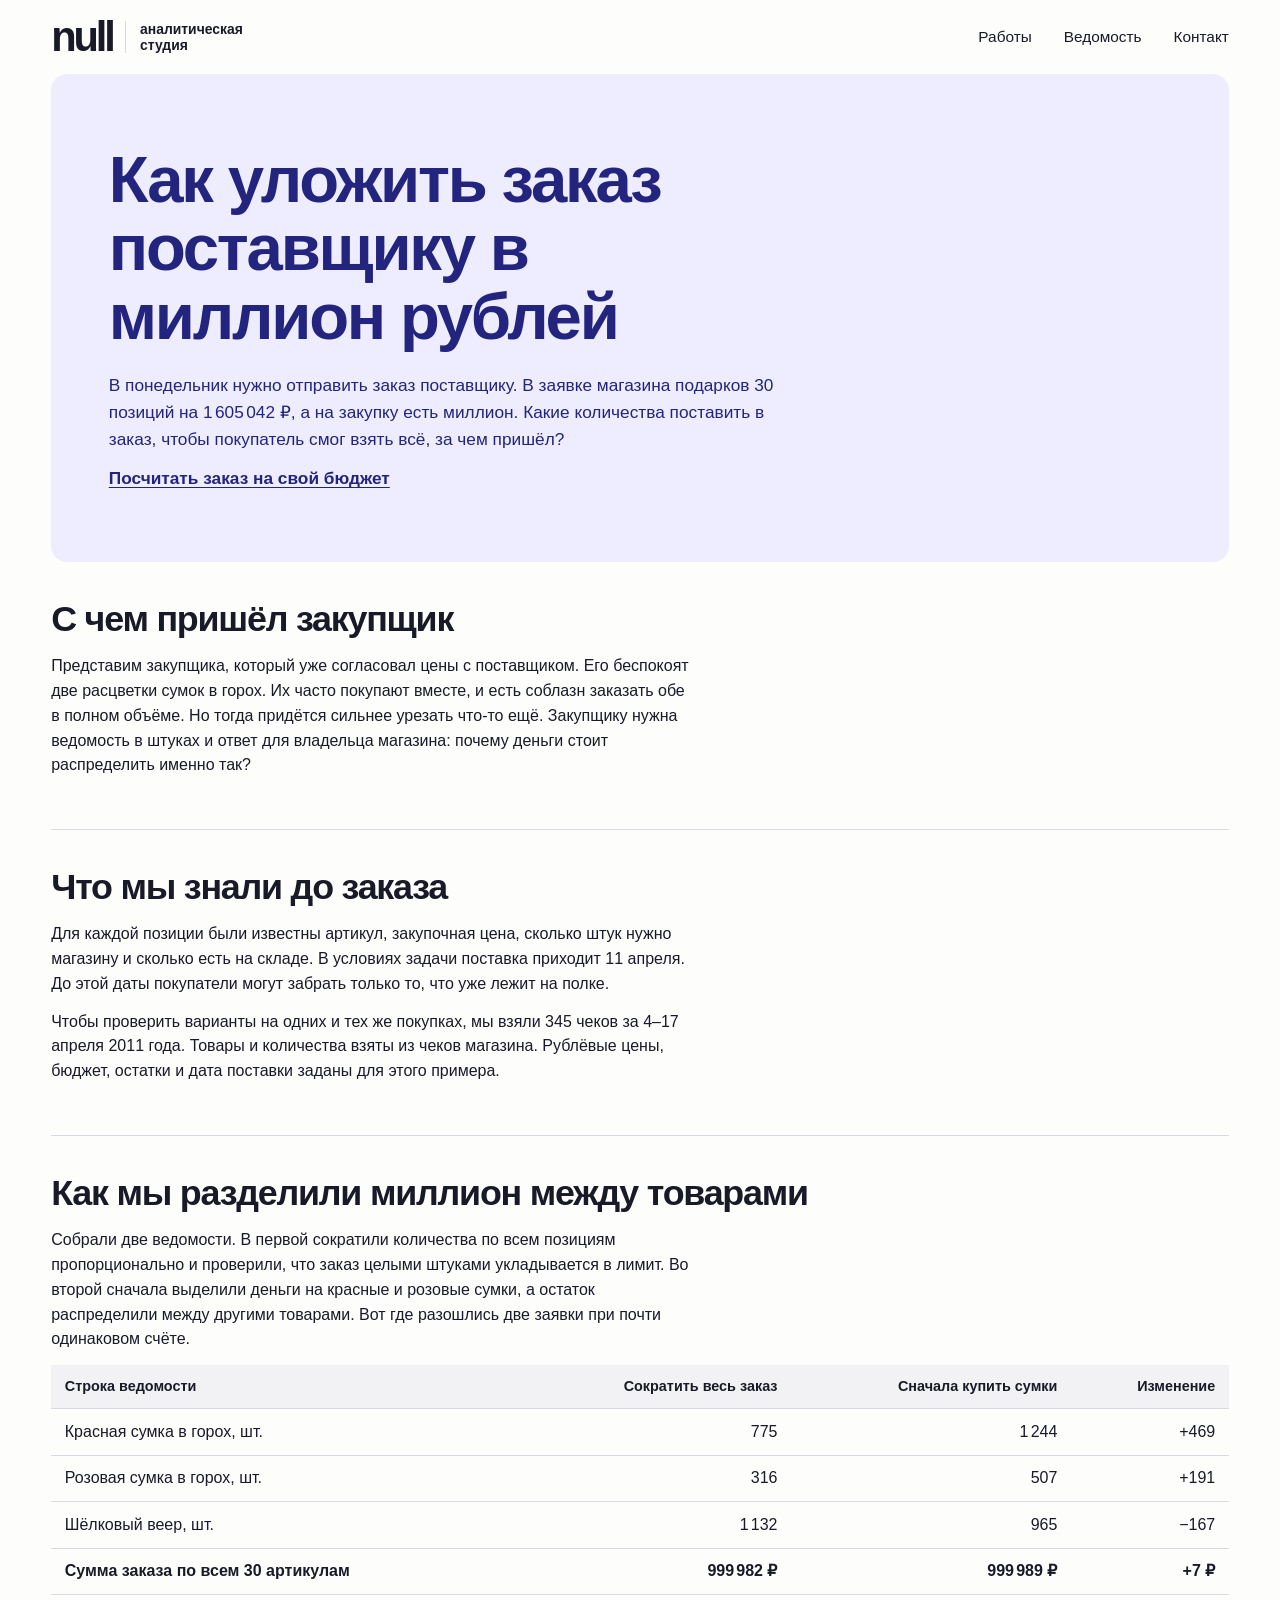
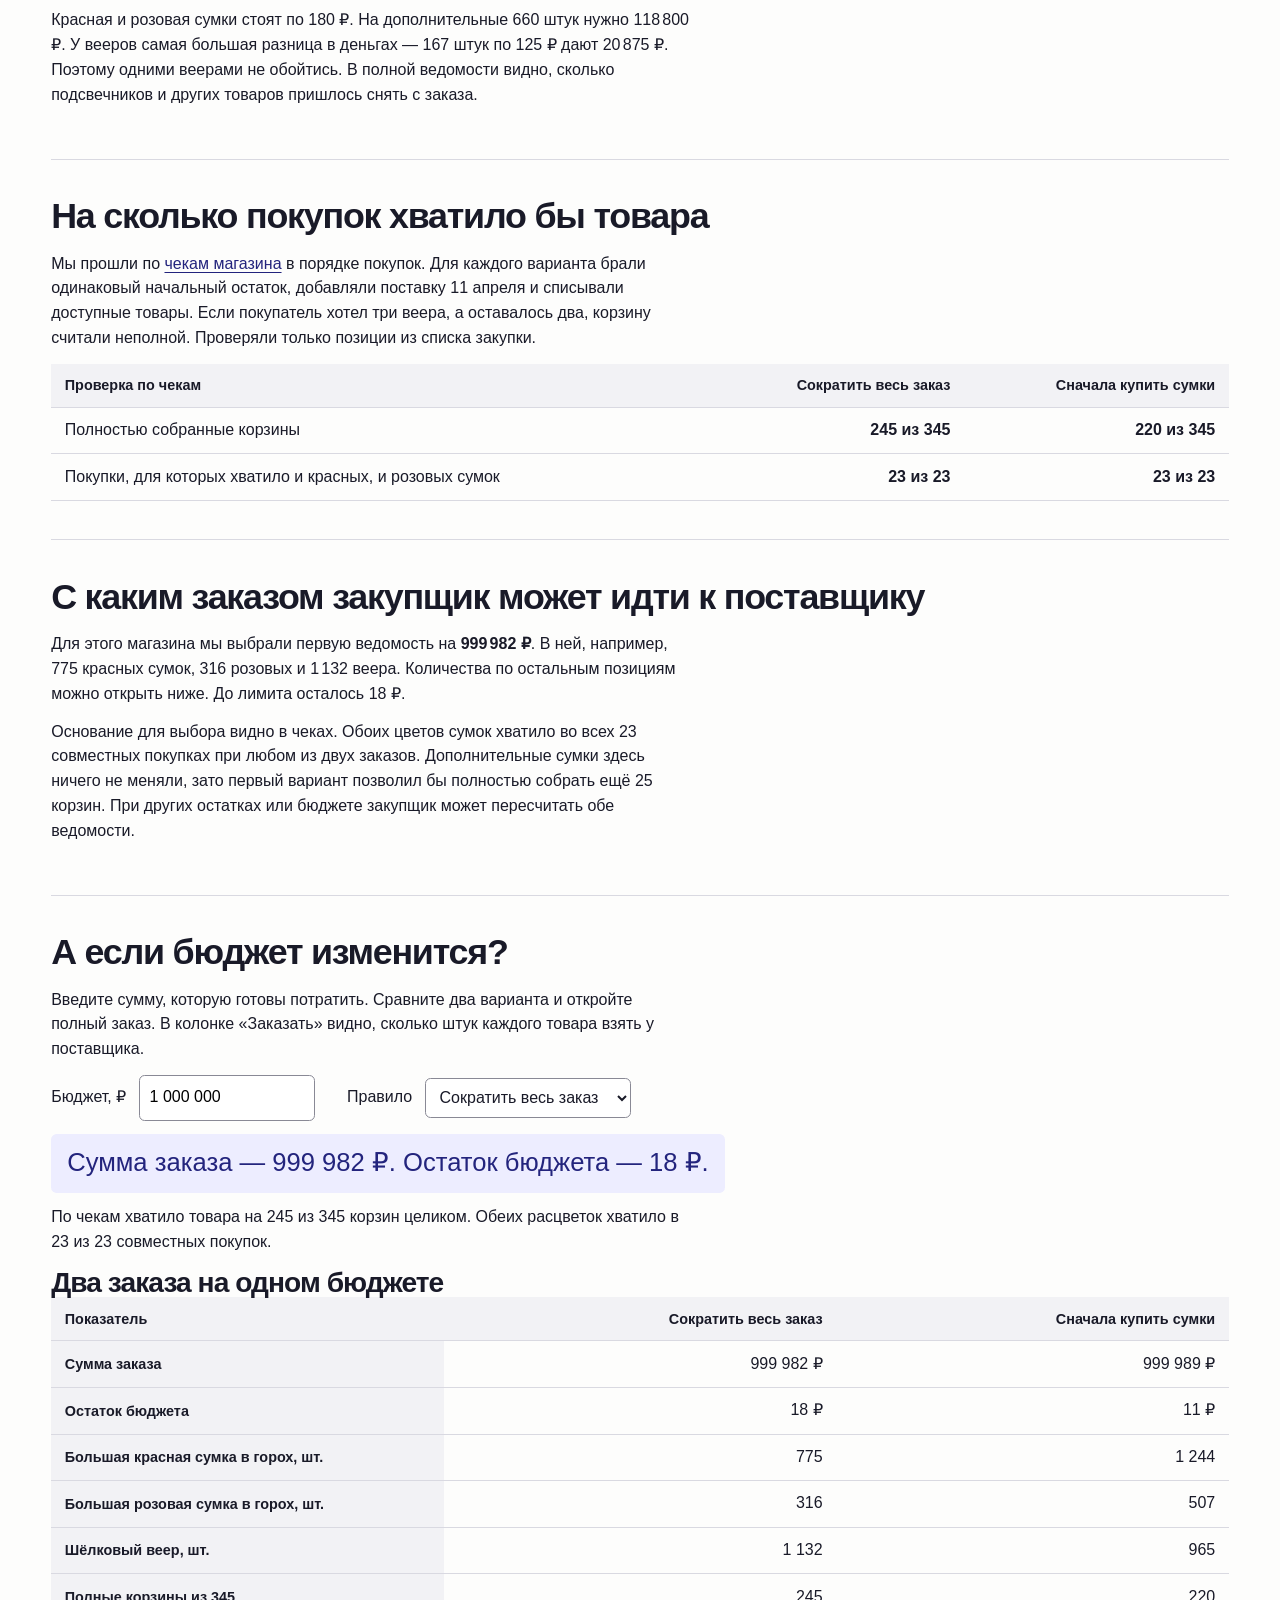
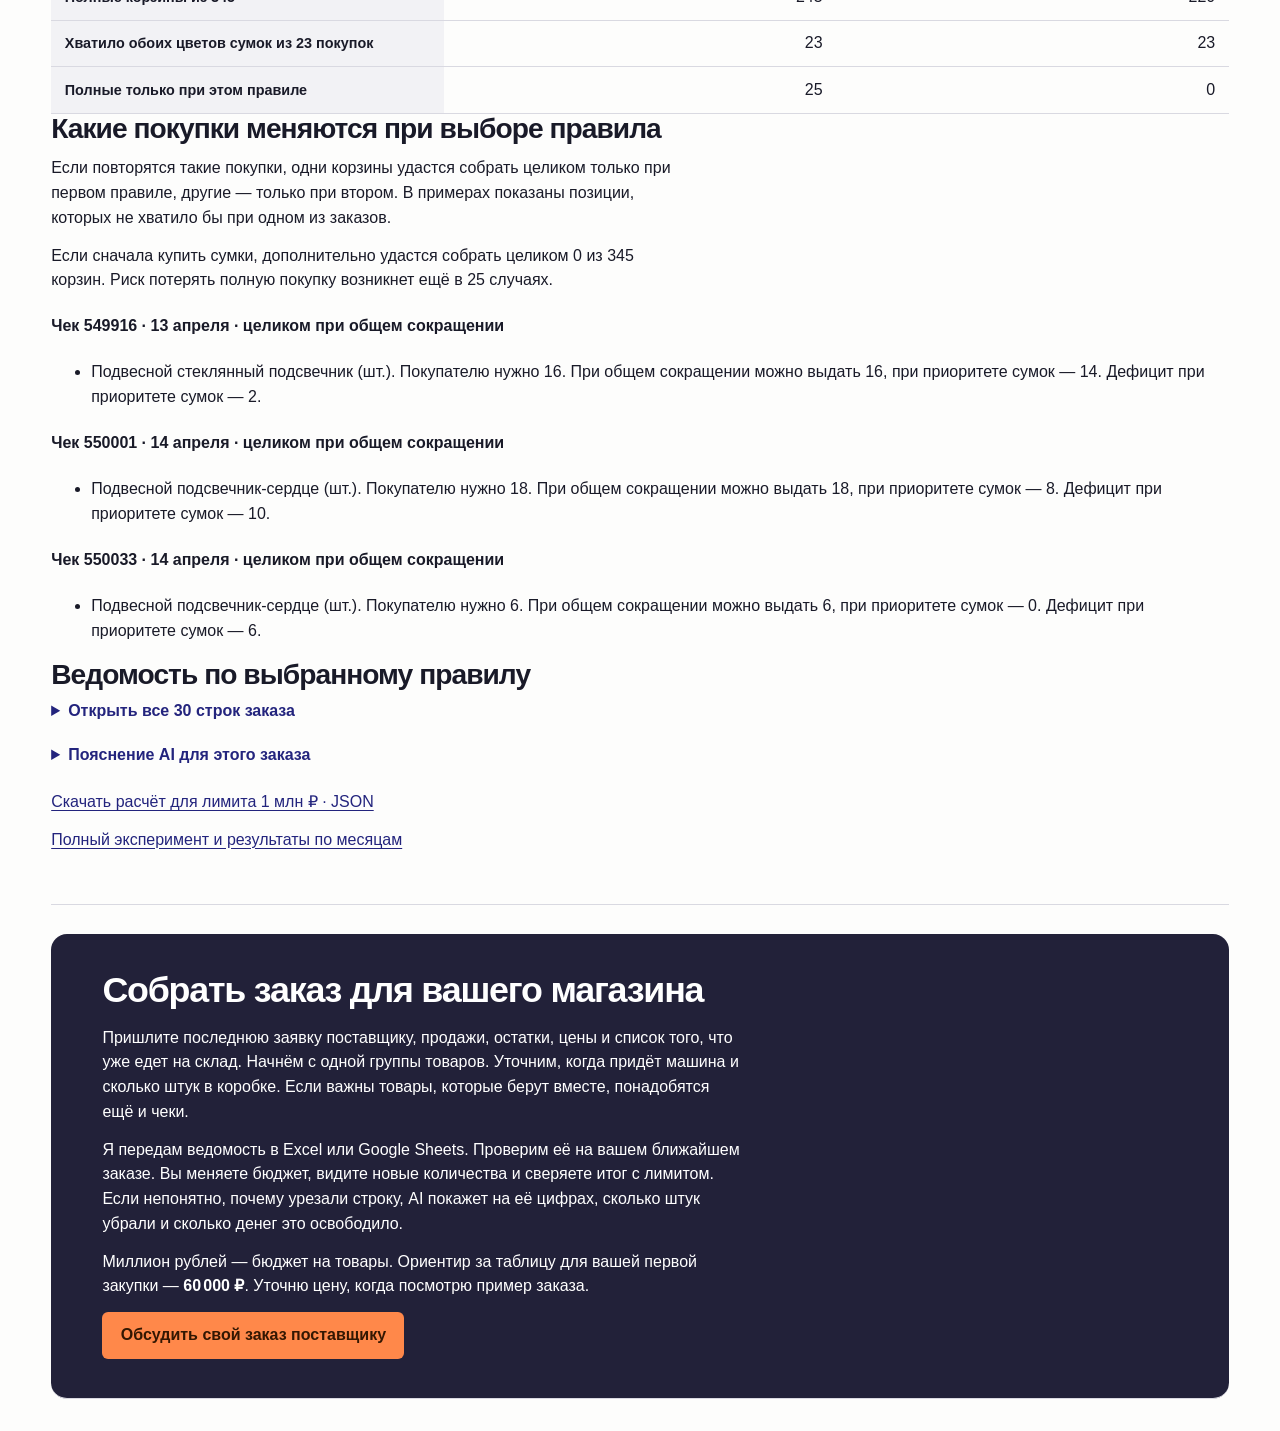
<file: gift-shop-order.html>
<!doctype html><html lang="ru"><head><meta charset="utf-8"><meta name="viewport" content="width=device-width,initial-scale=1"><title>Как уложить заказ поставщику в миллион рублей · null</title><meta name="description" content="Поменяйте бюджет закупки и посмотрите, сколько штук каждого товара заказать поставщику."><link rel="stylesheet" href="style.css?v=4"></head><body class="study study-goods"><nav aria-label="Основное меню"><a class="brand" href="index.html" aria-label="Студия null, главная">null<span>аналитическая студия</span></a><div><a href="index.html#cases">Работы</a><a href="#calculator">Ведомость</a><a href="#contact">Контакт</a></div></nav><main><header>
<h1>Как уложить заказ поставщику в миллион рублей</h1>
<p>В понедельник нужно отправить заказ поставщику. В заявке магазина подарков 30 позиций на 1 605 042 ₽, а на закупку есть миллион. Какие количества поставить в заказ, чтобы покупатель смог взять всё, за чем пришёл?</p>
<p class="jump"><a href="#calculator">Посчитать заказ на свой бюджет</a></p></header>
<section><h2>С чем пришёл закупщик</h2>
<p>Представим закупщика, который уже согласовал цены с поставщиком. Его беспокоят две расцветки сумок в горох. Их часто покупают вместе, и есть соблазн заказать обе в полном объёме. Но тогда придётся сильнее урезать что-то ещё. Закупщику нужна ведомость в штуках и ответ для владельца магазина: почему деньги стоит распределить именно так?</p>
</section><section><h2>Что мы знали до заказа</h2>
<p>Для каждой позиции были известны артикул, закупочная цена, сколько штук нужно магазину и сколько есть на складе. В условиях задачи поставка приходит 11 апреля. До этой даты покупатели могут забрать только то, что уже лежит на полке.</p>
<p>Чтобы проверить варианты на одних и тех же покупках, мы взяли 345 чеков за 4–17 апреля 2011 года. Товары и количества взяты из чеков магазина. Рублёвые цены, бюджет, остатки и дата поставки заданы для этого примера.</p>
</section><section><h2>Как мы разделили миллион между товарами</h2>
<p>Собрали две ведомости. В первой сократили количества по всем позициям пропорционально и проверили, что заказ целыми штуками укладывается в лимит. Во второй сначала выделили деньги на красные и розовые сумки, а остаток распределили между другими товарами. Вот где разошлись две заявки при почти одинаковом счёте.</p>
<div class="scroll" tabindex="0"><table><thead><tr><th scope="col">Строка ведомости</th><th scope="col">Сократить весь заказ</th><th scope="col">Сначала купить сумки</th><th scope="col">Изменение</th></tr></thead><tbody><tr><td>Красная сумка в горох, шт.</td><td>775</td><td>1 244</td><td>+469</td></tr><tr><td>Розовая сумка в горох, шт.</td><td>316</td><td>507</td><td>+191</td></tr><tr><td>Шёлковый веер, шт.</td><td>1 132</td><td>965</td><td>−167</td></tr><tr><td><strong>Сумма заказа по всем 30 артикулам</strong></td><td><strong>999 982 ₽</strong></td><td><strong>999 989 ₽</strong></td><td><strong>+7 ₽</strong></td></tr></tbody></table></div>
<p>Красная и розовая сумки стоят по 180 ₽. На дополнительные 660 штук нужно 118 800 ₽. У вееров самая большая разница в деньгах — 167 штук по 125 ₽ дают 20 875 ₽. Поэтому одними веерами не обойтись. В полной ведомости видно, сколько подсвечников и других товаров пришлось снять с заказа.</p>
</section><section><h2>На сколько покупок хватило бы товара</h2>
<p>Мы прошли по <a href="sources.txt">чекам магазина</a> в порядке покупок. Для каждого варианта брали одинаковый начальный остаток, добавляли поставку 11 апреля и списывали доступные товары. Если покупатель хотел три веера, а оставалось два, корзину считали неполной. Проверяли только позиции из списка закупки.</p>
<div class="scroll" tabindex="0"><table><thead><tr><th scope="col">Проверка по чекам</th><th scope="col">Сократить весь заказ</th><th scope="col">Сначала купить сумки</th></tr></thead><tbody><tr><td>Полностью собранные корзины</td><td><strong>245 из 345</strong></td><td><strong>220 из 345</strong></td></tr><tr><td>Покупки, для которых хватило и красных, и розовых сумок</td><td><strong>23 из 23</strong></td><td><strong>23 из 23</strong></td></tr></tbody></table></div>
</section><section><h2>С каким заказом закупщик может идти к поставщику</h2>
<p>Для этого магазина мы выбрали первую ведомость на <strong>999 982 ₽</strong>. В ней, например, 775 красных сумок, 316 розовых и 1 132 веера. Количества по остальным позициям можно открыть ниже. До лимита осталось 18 ₽.</p>
<p>Основание для выбора видно в чеках. Обоих цветов сумок хватило во всех 23 совместных покупках при любом из двух заказов. Дополнительные сумки здесь ничего не меняли, зато первый вариант позволил бы полностью собрать ещё 25 корзин. При других остатках или бюджете закупщик может пересчитать обе ведомости.</p>
</section><section id="calculator"><h2>А если бюджет изменится?</h2>
<p>Введите сумму, которую готовы потратить. Сравните два варианта и откройте полный заказ. В колонке «Заказать» видно, сколько штук каждого товара взять у поставщика.</p>
<noscript><p>Для пересчёта включите JavaScript. В таблицах выше приведены оба варианта при лимите в миллион рублей.</p></noscript>
<div class="actions"><label>Бюджет, ₽ <input id="budget" inputmode="decimal" type="text" value="1 000 000" aria-describedby="budget-error"></label>
<label>Правило <select id="policy"><option value="proportional">Сократить весь заказ</option><option value="bags">Сначала купить сумки</option></select></label></div>
<p id="budget-error" role="status" hidden>Введите сумму от 0 до 45 585 200 ₽ с точностью до копейки.</p>
<div id="order-result"><p class="formula" id="order-summary" aria-live="polite"></p><p id="basket-count"></p>
<h3>Два заказа на одном бюджете</h3>
<div class="scroll" tabindex="0" aria-label="Сравнение заказов"><table style="table-layout:fixed"><thead><tr><th scope="col">Показатель</th><th scope="col">Сократить весь заказ</th><th scope="col">Сначала купить сумки</th></tr></thead><tbody id="order-comparison"></tbody></table></div>
<h3>Какие покупки меняются при выборе правила</h3>
<p>Если повторятся такие покупки, одни корзины удастся собрать целиком только при первом правиле, другие — только при втором. В примерах показаны позиции, которых не хватило бы при одном из заказов.</p>
<p id="basket-switches" aria-live="polite"></p>
<div id="receipt-examples"></div>
<h3>Ведомость по выбранному правилу</h3>
<details><summary>Открыть все 30 строк заказа</summary><div class="scroll" tabindex="0"><table><thead><tr>
<th>Товар</th><th>Артикул</th><th>Единица</th><th>Цена</th><th>Заявка</th><th>Заказать</th><th>Сокращение</th><th>Сумма</th>
</tr></thead><tbody id="order-lines"></tbody></table></div></details>
<details><summary id="explanation-title">Пояснение к заказу</summary><p id="explanation"></p><small id="explanation-source"></small></details></div>
<p><a href="replenishment/replay.json" download>Скачать расчёт для лимита 1 млн ₽ · JSON</a></p>
<p><a href="https://davydov.my/ai-first/workshop/inventory/#results">Полный эксперимент и результаты по месяцам</a></p></section>
<section id="contact" class="order"><h2>Собрать заказ для вашего магазина</h2>
<p>Пришлите последнюю заявку поставщику, продажи, остатки, цены и список того, что уже едет на склад. Начнём с одной группы товаров. Уточним, когда придёт машина и сколько штук в коробке. Если важны товары, которые берут вместе, понадобятся ещё и чеки.</p>
<p>Я передам ведомость в Excel или Google Sheets. Проверим её на вашем ближайшем заказе. Вы меняете бюджет, видите новые количества и сверяете итог с лимитом. Если непонятно, почему урезали строку, AI покажет на её цифрах, сколько штук убрали и сколько денег это освободило.</p>
<p>Миллион рублей — бюджет на товары. Ориентир за таблицу для вашей первой закупки — <strong>60 000 ₽</strong>. Уточню цену, когда посмотрю пример заказа.</p>
<a class="button" href="https://t.me/Datalake">Обсудить свой заказ поставщику</a></section>

<script defer src="replenishment/order.js"></script>
<script defer src="replenishment/client-prices.js"></script>
<script defer src="replenishment/client-examples.js"></script>
<script defer src="replenishment/basket-input.js?v=2"></script>
<script defer src="replenishment/basket-replay.js?v=2"></script>
<script defer src="replenishment/worksheet.js?v=2"></script>
</main><script>document.querySelectorAll('select').forEach(s=>s.addEventListener('change',()=>{s.closest('section').querySelectorAll('[data-panel]').forEach(e=>e.hidden=e.dataset.panel!==s.value)}));</script></body></html>
</file>
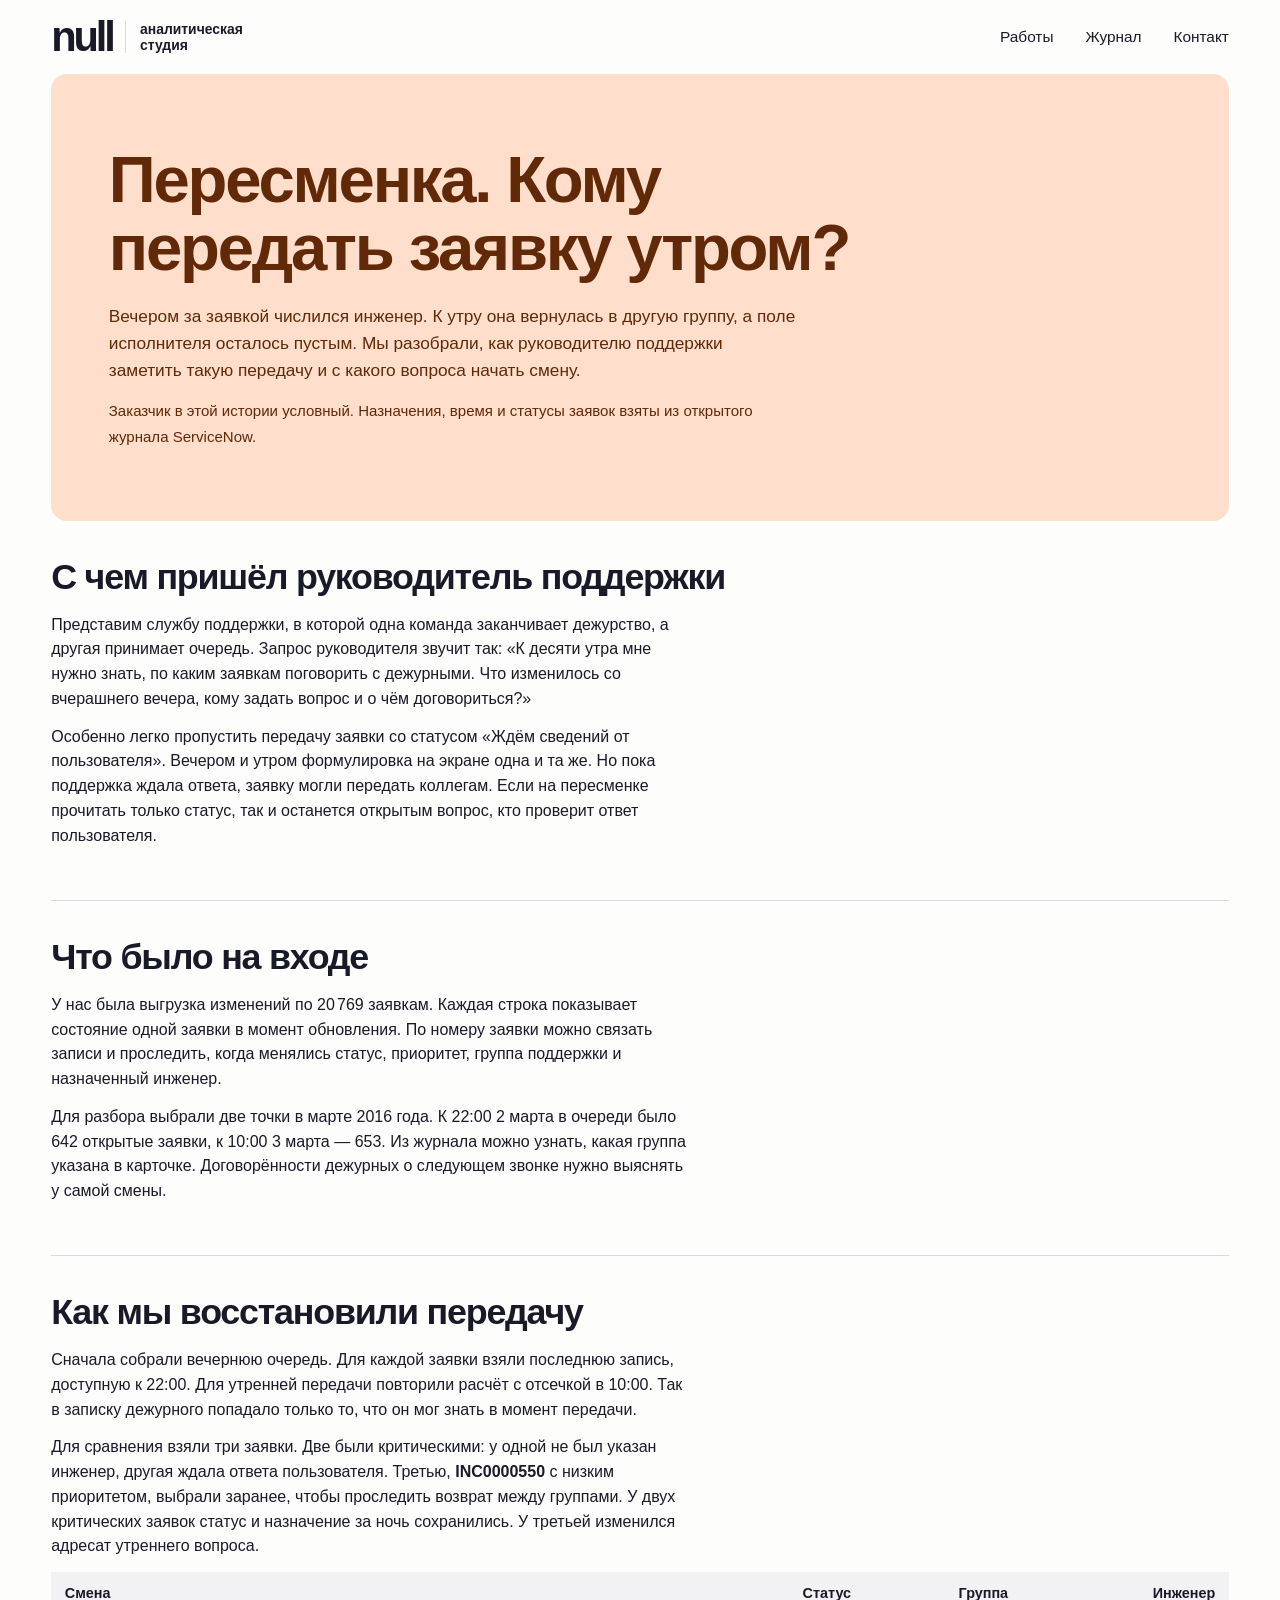
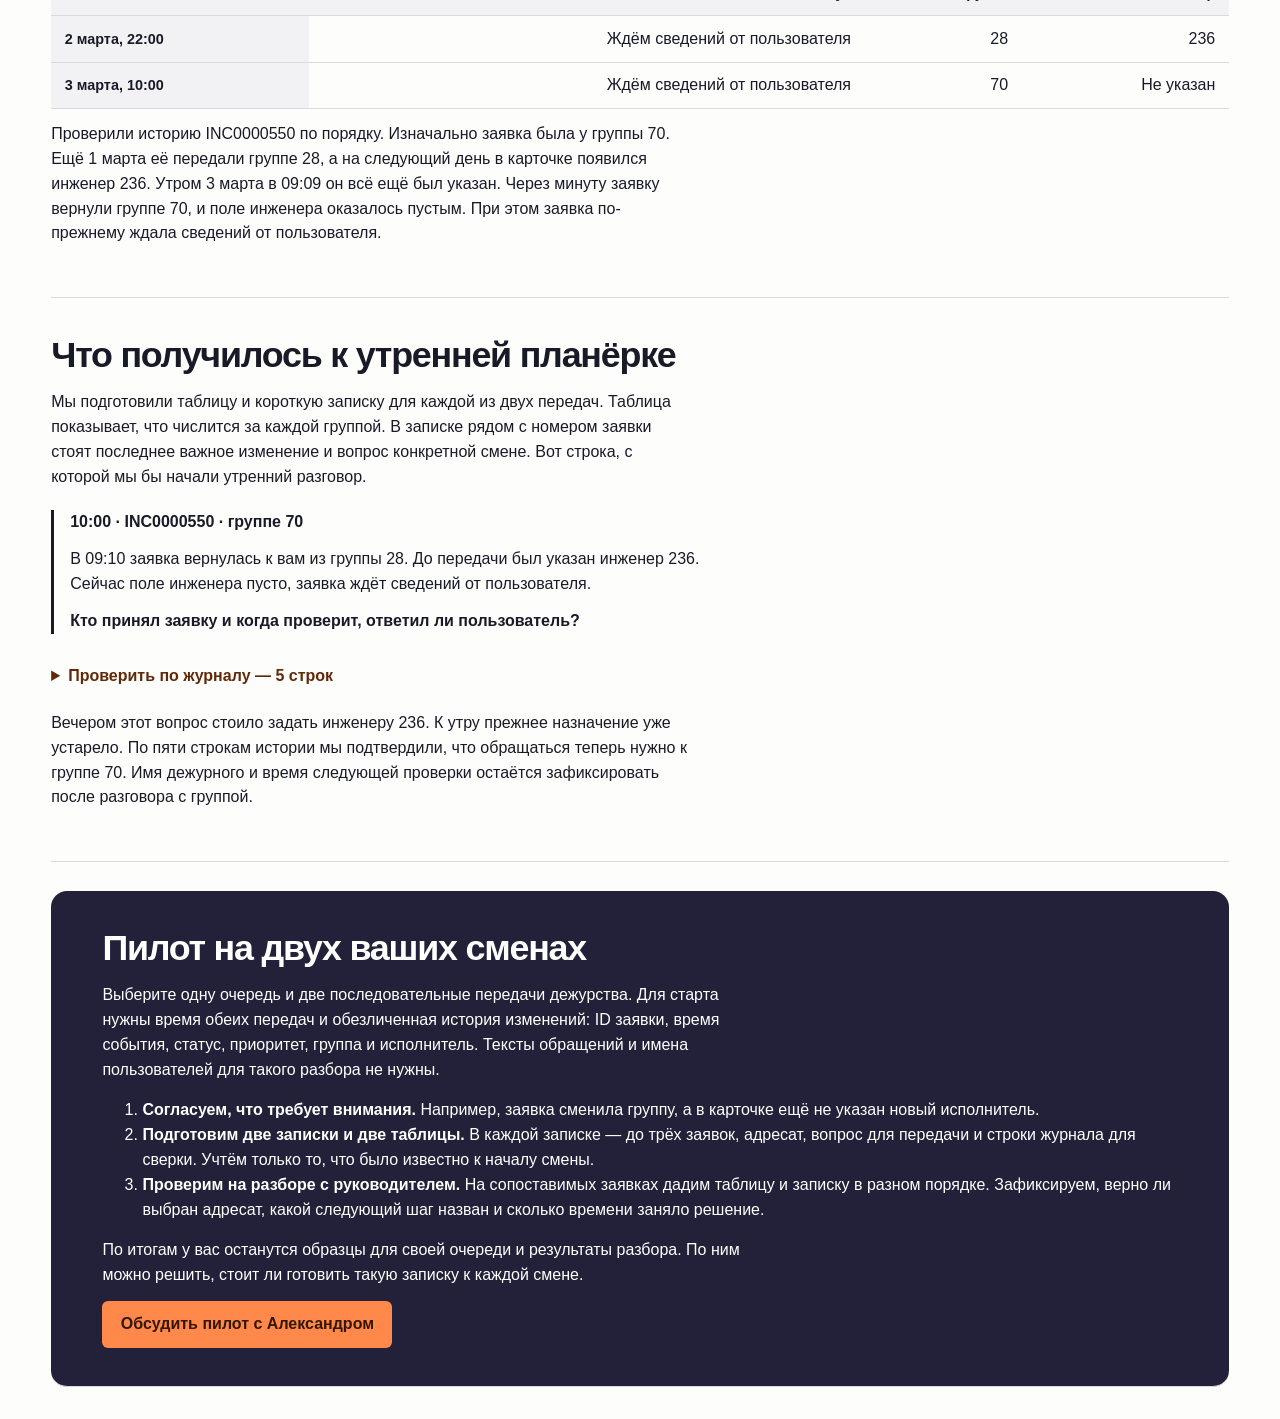
<file: shift-handoff.html>
<!doctype html><html lang="ru"><head><meta charset="utf-8"><meta name="viewport" content="width=device-width,initial-scale=1"><title>Пересменка. Кому передать заявку утром? · null</title><meta name="description" content="Кто принял заявку после ночной смены? История назначений и вопрос принимающей группе."><link rel="stylesheet" href="style.css?v=4"></head><body class="study study-calls"><nav aria-label="Основное меню"><a class="brand" href="index.html" aria-label="Студия null, главная">null<span>аналитическая студия</span></a><div><a href="index.html#shift-handoff">Работы</a><a href="#journal">Журнал</a><a href="#contact">Контакт</a></div></nav><main><header>
<h1>Пересменка. Кому передать заявку утром?</h1>
<p>Вечером за заявкой числился инженер. К утру она вернулась в другую группу, а поле исполнителя осталось пустым. Мы разобрали, как руководителю поддержки заметить такую передачу и с какого вопроса начать смену.</p>
<p><small>Заказчик в этой истории условный. Назначения, время и статусы заявок взяты из открытого журнала ServiceNow.</small></p>
</header>
<section>
<h2>С чем пришёл руководитель поддержки</h2>
<p>Представим службу поддержки, в которой одна команда заканчивает дежурство, а другая принимает очередь. Запрос руководителя звучит так: «К десяти утра мне нужно знать, по каким заявкам поговорить с дежурными. Что изменилось со вчерашнего вечера, кому задать вопрос и о чём договориться?»</p>
<p>Особенно легко пропустить передачу заявки со статусом «Ждём сведений от пользователя». Вечером и утром формулировка на экране одна и та же. Но пока поддержка ждала ответа, заявку могли передать коллегам. Если на пересменке прочитать только статус, так и останется открытым вопрос, кто проверит ответ пользователя.</p>
</section>
<section>
<h2>Что было на входе</h2>
<p>У нас была выгрузка изменений по 20 769 заявкам. Каждая строка показывает состояние одной заявки в момент обновления. По номеру заявки можно связать записи и проследить, когда менялись статус, приоритет, группа поддержки и назначенный инженер.</p>
<p>Для разбора выбрали две точки в марте 2016 года. К 22:00 2 марта в очереди было 642 открытые заявки, к 10:00 3 марта — 653. Из журнала можно узнать, какая группа указана в карточке. Договорённости дежурных о следующем звонке нужно выяснять у самой смены.</p>
</section>
<section>
<h2>Как мы восстановили передачу</h2>
<p>Сначала собрали вечернюю очередь. Для каждой заявки взяли последнюю запись, доступную к 22:00. Для утренней передачи повторили расчёт с отсечкой в 10:00. Так в записку дежурного попадало только то, что он мог знать в момент передачи.</p>
<p>Для сравнения взяли три заявки. Две были критическими: у одной не был указан инженер, другая ждала ответа пользователя. Третью, <strong>INC0000550</strong> с низким приоритетом, выбрали заранее, чтобы проследить возврат между группами. У двух критических заявок статус и назначение за ночь сохранились. У третьей изменился адресат утреннего вопроса.</p>
<div class="scroll" tabindex="0" aria-label="Назначение заявки в двух срезах"><table><thead><tr><th scope="col">Смена</th><th scope="col">Статус</th><th scope="col">Группа</th><th scope="col">Инженер</th></tr></thead><tbody>
<tr><th scope="row">2 марта, 22:00</th><td>Ждём сведений от пользователя</td><td>28</td><td>236</td></tr>
<tr><th scope="row">3 марта, 10:00</th><td>Ждём сведений от пользователя</td><td>70</td><td>Не указан</td></tr>
</tbody></table></div>
<p>Проверили историю INC0000550 по порядку. Изначально заявка была у группы 70. Ещё 1 марта её передали группе 28, а на следующий день в карточке появился инженер 236. Утром 3 марта в 09:09 он всё ещё был указан. Через минуту заявку вернули группе 70, и поле инженера оказалось пустым. При этом заявка по-прежнему ждала сведений от пользователя.</p>
</section>
<section id="journal">
<h2>Что получилось к утренней планёрке</h2>
<p>Мы подготовили таблицу и короткую записку для каждой из двух передач. Таблица показывает, что числится за каждой группой. В записке рядом с номером заявки стоят последнее важное изменение и вопрос конкретной смене. Вот строка, с которой мы бы начали утренний разговор.</p>
<blockquote aria-label="Записка для утренней смены"><p><strong>10:00 · INC0000550 · группе 70</strong></p>
<p>В 09:10 заявка вернулась к вам из группы 28. До передачи был указан инженер 236. Сейчас поле инженера пусто, заявка ждёт сведений от пользователя.</p>
<p><strong>Кто принял заявку и когда проверит, ответил ли пользователь?</strong></p></blockquote>
<details><summary>Проверить по журналу — 5 строк</summary>
<div class="scroll" tabindex="0" aria-label="Исходные строки журнала"><table><thead><tr><th scope="col">Строка CSV</th><th scope="col">Время</th><th scope="col">Группа</th><th scope="col">Инженер</th></tr></thead><tbody>
<tr><td>1685</td><td>1 марта, 09:23</td><td>70</td><td>Не указан</td></tr>
<tr><td>1686</td><td>1 марта, 17:47</td><td>28</td><td>Не указан</td></tr>
<tr><td>1691</td><td>2 марта, 14:55</td><td>28</td><td>236</td></tr>
<tr><td>1692</td><td>3 марта, 09:09</td><td>28</td><td>236</td></tr>
<tr><td>1693</td><td>3 марта, 09:10</td><td>70</td><td>Не указан</td></tr>
</tbody></table></div>
<p><a href="https://www.kaggle.com/datasets/vipulshinde/incident-response-log">Открытый журнал ServiceNow на Kaggle</a></p></details>
<p>Вечером этот вопрос стоило задать инженеру 236. К утру прежнее назначение уже устарело. По пяти строкам истории мы подтвердили, что обращаться теперь нужно к группе 70. Имя дежурного и время следующей проверки остаётся зафиксировать после разговора с группой.</p>
</section>
<section id="contact" class="order">
<h2>Пилот на двух ваших сменах</h2>
<p>Выберите одну очередь и две последовательные передачи дежурства. Для старта нужны время обеих передач и обезличенная история изменений: ID заявки, время события, статус, приоритет, группа и исполнитель. Тексты обращений и имена пользователей для такого разбора не нужны.</p>
<ol>
<li><strong>Согласуем, что требует внимания.</strong> Например, заявка сменила группу, а в карточке ещё не указан новый исполнитель.</li>
<li><strong>Подготовим две записки и две таблицы.</strong> В каждой записке — до трёх заявок, адресат, вопрос для передачи и строки журнала для сверки. Учтём только то, что было известно к началу смены.</li>
<li><strong>Проверим на разборе с руководителем.</strong> На сопоставимых заявках дадим таблицу и записку в разном порядке. Зафиксируем, верно ли выбран адресат, какой следующий шаг назван и сколько времени заняло решение.</li>
</ol>
<p>По итогам у вас останутся образцы для своей очереди и результаты разбора. По ним можно решить, стоит ли готовить такую записку к каждой смене.</p>
<a class="button" href="https://t.me/Datalake">Обсудить пилот с Александром</a>
</section>
</main><script>document.querySelectorAll('select').forEach(s=>s.addEventListener('change',()=>{s.closest('section').querySelectorAll('[data-panel]').forEach(e=>e.hidden=e.dataset.panel!==s.value)}));</script></body></html>
</file>
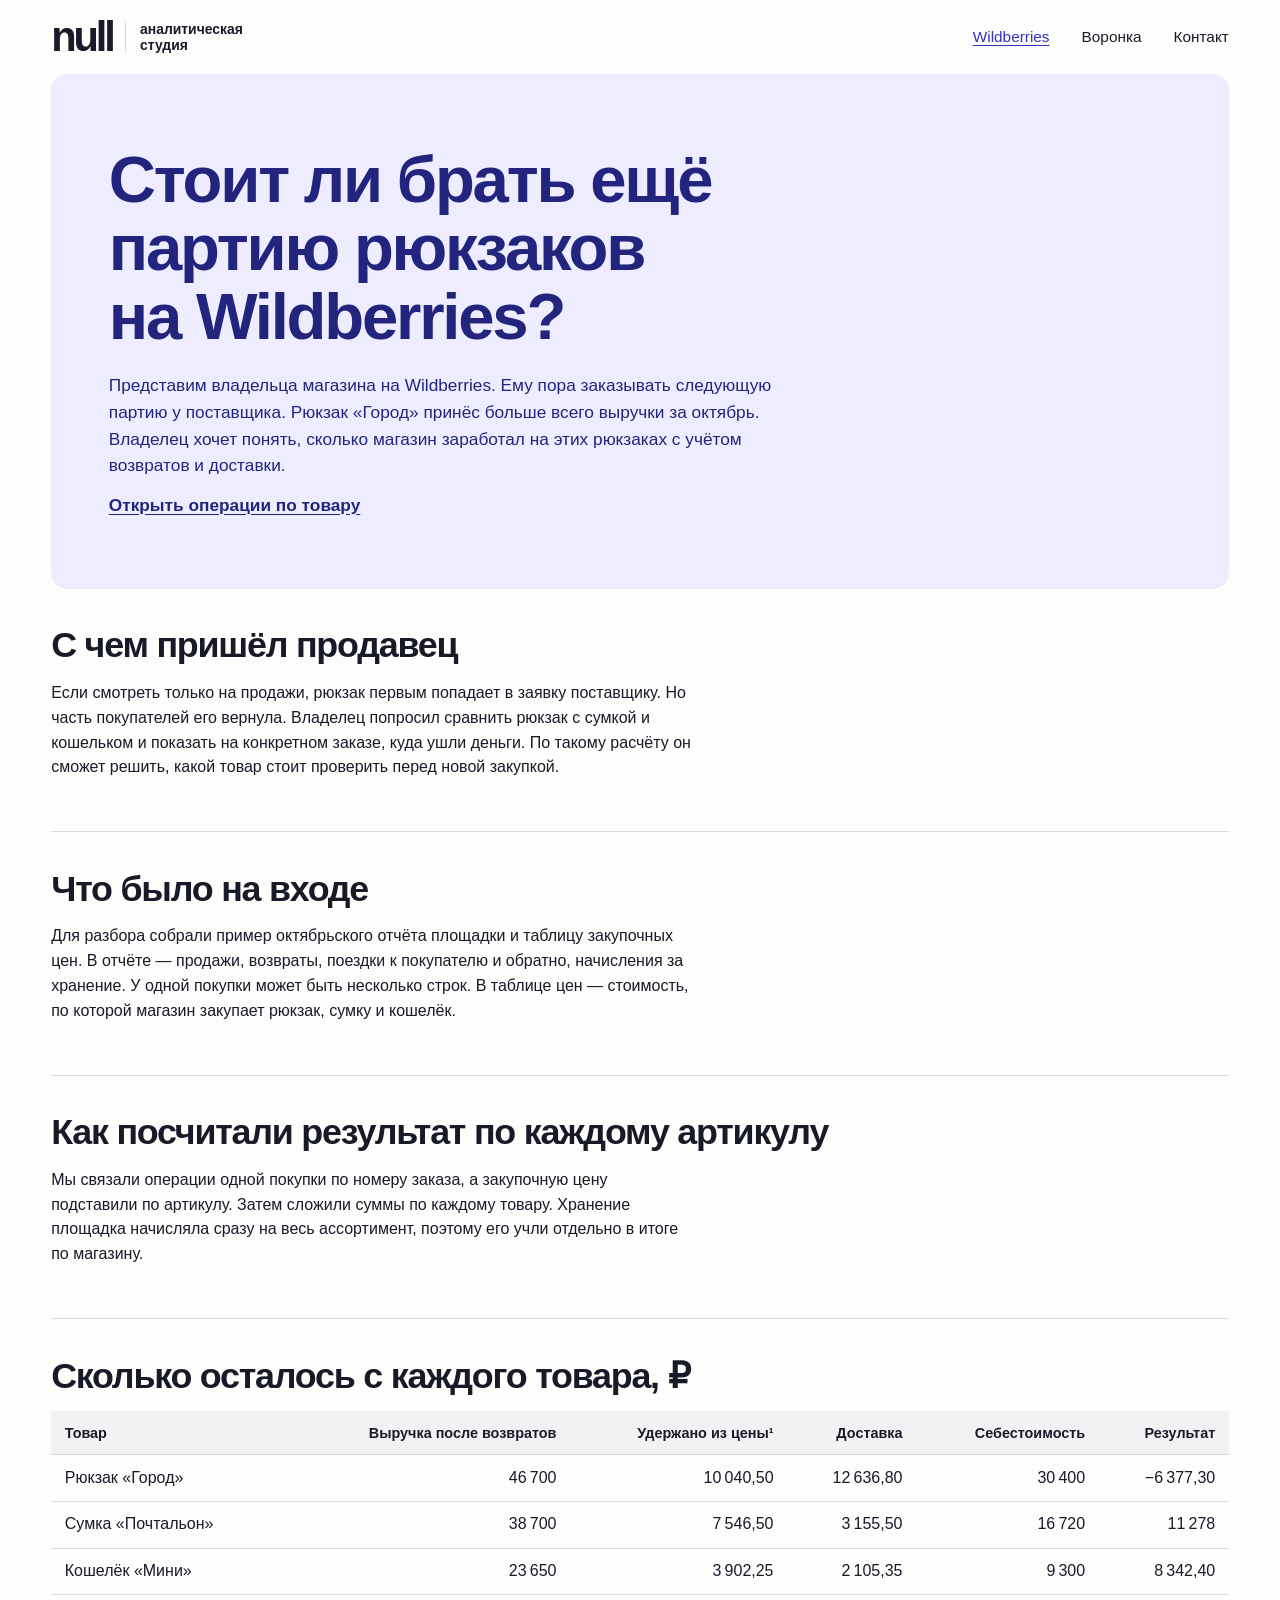
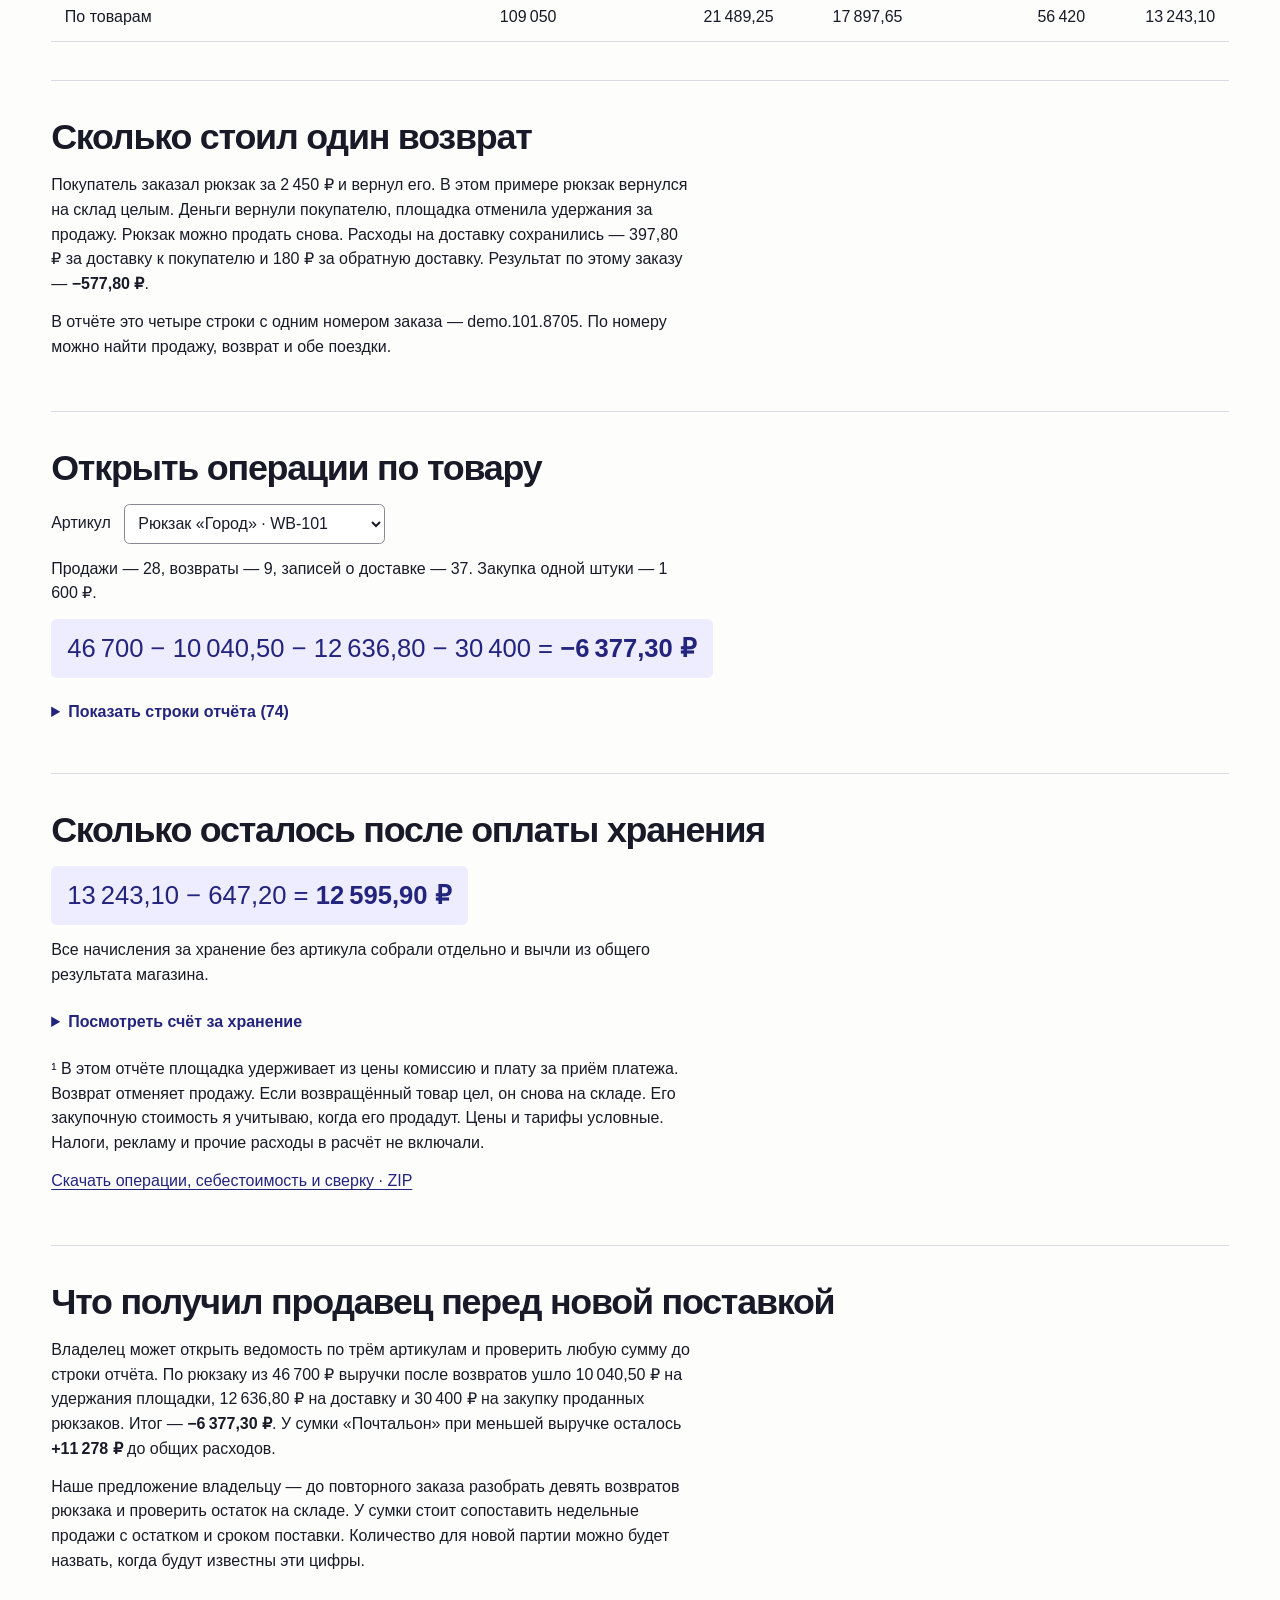
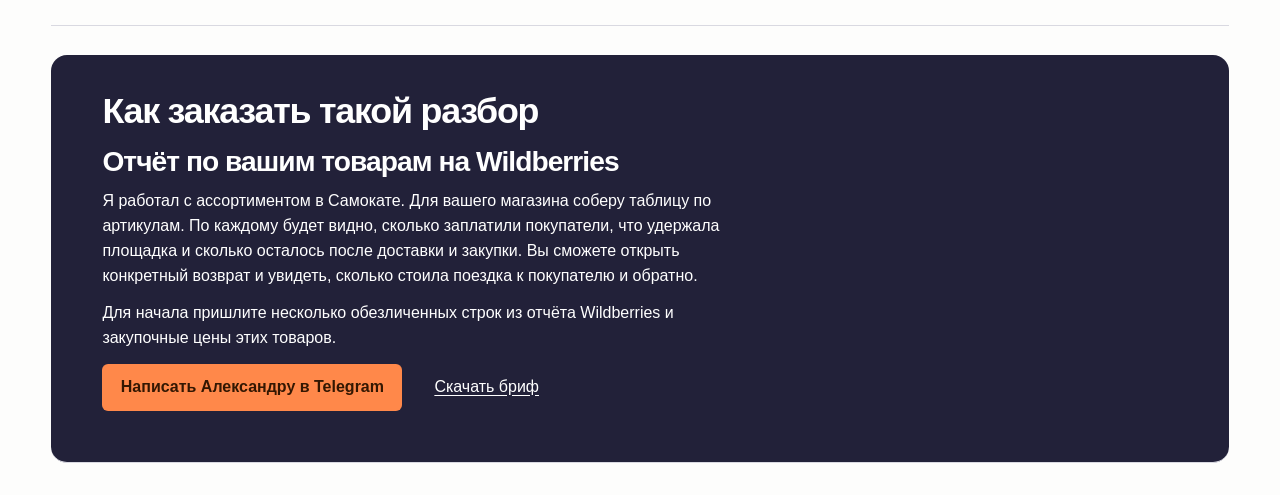
<file: wildberries.html>
<!doctype html><html lang="ru"><head><meta charset="utf-8"><meta name="viewport" content="width=device-width,initial-scale=1"><title>Стоит ли брать ещё партию рюкзаков на Wildberries? · null</title><meta name="description" content="Что заказать в следующую поставку? Посмотрите, сколько остаётся с товара после возвратов, удержаний и доставки."><link rel="stylesheet" href="style.css?v=4"></head><body class="study study-goods"><nav aria-label="Основное меню"><a class="brand" href="index.html" aria-label="Студия null, главная">null<span>аналитическая студия</span></a><div><a href="wildberries.html" aria-current="page">Wildberries</a><a href="funnel.html">Воронка</a><a href="#contact">Контакт</a></div></nav><main><header><h1>Стоит ли брать ещё партию рюкзаков на Wildberries?</h1><p>Представим владельца магазина на Wildberries. Ему пора заказывать следующую партию у поставщика. Рюкзак «Город» принёс больше всего выручки за октябрь. Владелец хочет понять, сколько магазин заработал на этих рюкзаках с учётом возвратов и доставки.</p><p class="jump"><a href="#check">Открыть операции по товару</a></p></header><section><h2>С чем пришёл продавец</h2><p>Если смотреть только на продажи, рюкзак первым попадает в заявку поставщику. Но часть покупателей его вернула. Владелец попросил сравнить рюкзак с сумкой и кошельком и показать на конкретном заказе, куда ушли деньги. По такому расчёту он сможет решить, какой товар стоит проверить перед новой закупкой.</p></section><section><h2>Что было на входе</h2><p>Для разбора собрали пример октябрьского отчёта площадки и таблицу закупочных цен. В отчёте — продажи, возвраты, поездки к покупателю и обратно, начисления за хранение. У одной покупки может быть несколько строк. В таблице цен — стоимость, по которой магазин закупает рюкзак, сумку и кошелёк.</p></section><section><h2>Как посчитали результат по каждому артикулу</h2><p>Мы связали операции одной покупки по номеру заказа, а закупочную цену подставили по артикулу. Затем сложили суммы по каждому товару. Хранение площадка начисляла сразу на весь ассортимент, поэтому его учли отдельно в итоге по магазину.</p></section><section><h2>Сколько осталось с каждого товара, ₽</h2><div class="scroll" tabindex="0"><table><thead><tr><th scope="col">Товар</th><th scope="col">Выручка после возвратов</th><th scope="col">Удержано из цены¹</th><th scope="col">Доставка</th><th scope="col">Себестоимость</th><th scope="col">Результат</th></tr></thead><tbody><tr><td>Рюкзак «Город»</td><td>46 700</td><td>10 040,50</td><td>12 636,80</td><td>30 400</td><td>−6 377,30</td></tr><tr><td>Сумка «Почтальон»</td><td>38 700</td><td>7 546,50</td><td>3 155,50</td><td>16 720</td><td>11 278</td></tr><tr><td>Кошелёк «Мини»</td><td>23 650</td><td>3 902,25</td><td>2 105,35</td><td>9 300</td><td>8 342,40</td></tr><tr><td>По товарам</td><td>109 050</td><td>21 489,25</td><td>17 897,65</td><td>56 420</td><td>13 243,10</td></tr></tbody></table></div></section><section><h2>Сколько стоил один возврат</h2><p>Покупатель заказал рюкзак за 2 450 ₽ и вернул его. В этом примере рюкзак вернулся на склад целым. Деньги вернули покупателю, площадка отменила удержания за продажу. Рюкзак можно продать снова. Расходы на доставку сохранились — 397,80 ₽ за доставку к покупателю и 180 ₽ за обратную доставку. Результат по этому заказу — <b>−577,80 ₽</b>.</p><p>В отчёте это четыре строки с одним номером заказа — demo.101.8705. По номеру можно найти продажу, возврат и обе поездки.</p></section><section id="check"><h2>Открыть операции по товару</h2><label>Артикул <select><option value="0" selected>Рюкзак «Город» · WB-101</option><option value="1">Сумка «Почтальон» · WB-202</option><option value="2">Кошелёк «Мини» · WB-303</option></select></label><p class="scrolltip">Прокрутите таблицу в сторону, чтобы увидеть все столбцы.</p><div data-panel="0"><p>Продажи — 28, возвраты — 9, записей о доставке — 37. Закупка одной штуки — 1 600 ₽.</p><p class="formula">46 700 − 10 040,50 − 12 636,80 − 30 400 = <b>−6 377,30 ₽</b></p><details><summary>Показать строки отчёта (74)</summary><div class="scroll" tabindex="0"><table><thead><tr><th scope="col">Неделя/строка</th><th scope="col">Дата</th><th scope="col">Srid</th><th scope="col">Операция</th><th scope="col">Выручка</th><th scope="col">Удержано из цены</th><th scope="col">Доставка</th><th scope="col">Себест.</th><th scope="col">Результат</th></tr></thead><tbody><tr><td>40/3</td><td>10-02</td><td>demo.101.8717</td><td>Продажа</td><td>2 450</td><td>526,75</td><td>0</td><td>1 600</td><td>323,25</td></tr><tr><td>40/4</td><td>10-02</td><td>demo.101.8717</td><td>Логистика</td><td>0</td><td>0</td><td>392,35</td><td>0</td><td>−392,35</td></tr><tr><td>40/13</td><td>10-04</td><td>demo.101.8718</td><td>Продажа</td><td>2 500</td><td>537,50</td><td>0</td><td>1 600</td><td>362,50</td></tr><tr><td>40/14</td><td>10-04</td><td>demo.101.8718</td><td>Логистика</td><td>0</td><td>0</td><td>390</td><td>0</td><td>−390</td></tr><tr><td>41/1</td><td>10-05</td><td>demo.101.8705</td><td>Продажа</td><td>2 450</td><td>526,75</td><td>0</td><td>1 600</td><td>323,25</td></tr><tr><td>41/2</td><td>10-05</td><td>demo.101.8705</td><td>Логистика</td><td>0</td><td>0</td><td>397,80</td><td>0</td><td>−397,80</td></tr><tr><td>41/9</td><td>10-07</td><td>demo.101.8705</td><td>Возврат</td><td>−2 450</td><td>−526,75</td><td>0</td><td>−1 600</td><td>−323,25</td></tr><tr><td>41/10</td><td>10-07</td><td>demo.101.8705</td><td>Логистика</td><td>0</td><td>0</td><td>180</td><td>0</td><td>−180</td></tr><tr><td>41/11</td><td>10-07</td><td>demo.101.8712</td><td>Продажа</td><td>2 500</td><td>537,50</td><td>0</td><td>1 600</td><td>362,50</td></tr><tr><td>41/12</td><td>10-07</td><td>demo.101.8712</td><td>Логистика</td><td>0</td><td>0</td><td>397,80</td><td>0</td><td>−397,80</td></tr><tr><td>41/13</td><td>10-07</td><td>demo.101.8717</td><td>Возврат</td><td>−2 450</td><td>−526,75</td><td>0</td><td>−1 600</td><td>−323,25</td></tr><tr><td>41/14</td><td>10-07</td><td>demo.101.8717</td><td>Логистика</td><td>0</td><td>0</td><td>180</td><td>0</td><td>−180</td></tr><tr><td>41/15</td><td>10-07</td><td>demo.101.8720</td><td>Продажа</td><td>2 450</td><td>526,75</td><td>0</td><td>1 600</td><td>323,25</td></tr><tr><td>41/16</td><td>10-07</td><td>demo.101.8720</td><td>Логистика</td><td>0</td><td>0</td><td>390</td><td>0</td><td>−390</td></tr><tr><td>41/27</td><td>10-09</td><td>demo.101.8718</td><td>Возврат</td><td>−2 500</td><td>−537,50</td><td>0</td><td>−1 600</td><td>−362,50</td></tr><tr><td>41/28</td><td>10-09</td><td>demo.101.8718</td><td>Логистика</td><td>0</td><td>0</td><td>180</td><td>0</td><td>−180</td></tr><tr><td>41/29</td><td>10-09</td><td>demo.101.8727</td><td>Продажа</td><td>2 500</td><td>537,50</td><td>0</td><td>1 600</td><td>362,50</td></tr><tr><td>41/30</td><td>10-09</td><td>demo.101.8727</td><td>Логистика</td><td>0</td><td>0</td><td>397,80</td><td>0</td><td>−397,80</td></tr><tr><td>41/31</td><td>10-09</td><td>demo.101.8728</td><td>Продажа</td><td>2 400</td><td>516</td><td>0</td><td>1 600</td><td>284</td></tr><tr><td>41/32</td><td>10-09</td><td>demo.101.8728</td><td>Логистика</td><td>0</td><td>0</td><td>392,35</td><td>0</td><td>−392,35</td></tr><tr><td>41/33</td><td>10-10</td><td>demo.101.8709</td><td>Продажа</td><td>2 500</td><td>537,50</td><td>0</td><td>1 600</td><td>362,50</td></tr><tr><td>41/34</td><td>10-10</td><td>demo.101.8709</td><td>Логистика</td><td>0</td><td>0</td><td>397,80</td><td>0</td><td>−397,80</td></tr><tr><td>41/41</td><td>10-11</td><td>demo.101.8703</td><td>Продажа</td><td>2 450</td><td>526,75</td><td>0</td><td>1 600</td><td>323,25</td></tr><tr><td>41/42</td><td>10-11</td><td>demo.101.8703</td><td>Логистика</td><td>0</td><td>0</td><td>392,35</td><td>0</td><td>−392,35</td></tr><tr><td>42/1</td><td>10-12</td><td>demo.101.8727</td><td>Возврат</td><td>−2 500</td><td>−537,50</td><td>0</td><td>−1 600</td><td>−362,50</td></tr><tr><td>42/2</td><td>10-12</td><td>demo.101.8727</td><td>Логистика</td><td>0</td><td>0</td><td>180</td><td>0</td><td>−180</td></tr><tr><td>42/3</td><td>10-13</td><td>demo.101.8708</td><td>Продажа</td><td>2 400</td><td>516</td><td>0</td><td>1 600</td><td>284</td></tr><tr><td>42/4</td><td>10-13</td><td>demo.101.8708</td><td>Логистика</td><td>0</td><td>0</td><td>392,35</td><td>0</td><td>−392,35</td></tr><tr><td>42/11</td><td>10-14</td><td>demo.101.8716</td><td>Продажа</td><td>2 400</td><td>516</td><td>0</td><td>1 600</td><td>284</td></tr><tr><td>42/12</td><td>10-14</td><td>demo.101.8716</td><td>Логистика</td><td>0</td><td>0</td><td>392,35</td><td>0</td><td>−392,35</td></tr><tr><td>42/21</td><td>10-15</td><td>demo.101.8701</td><td>Продажа</td><td>2 400</td><td>516</td><td>0</td><td>1 600</td><td>284</td></tr><tr><td>42/22</td><td>10-15</td><td>demo.101.8701</td><td>Логистика</td><td>0</td><td>0</td><td>397,80</td><td>0</td><td>−397,80</td></tr><tr><td>42/23</td><td>10-15</td><td>demo.101.8709</td><td>Возврат</td><td>−2 500</td><td>−537,50</td><td>0</td><td>−1 600</td><td>−362,50</td></tr><tr><td>42/24</td><td>10-15</td><td>demo.101.8709</td><td>Логистика</td><td>0</td><td>0</td><td>180</td><td>0</td><td>−180</td></tr><tr><td>42/25</td><td>10-15</td><td>demo.101.8721</td><td>Продажа</td><td>2 400</td><td>516</td><td>0</td><td>1 600</td><td>284</td></tr><tr><td>42/26</td><td>10-15</td><td>demo.101.8721</td><td>Логистика</td><td>0</td><td>0</td><td>390</td><td>0</td><td>−390</td></tr><tr><td>42/37</td><td>10-17</td><td>demo.101.8701</td><td>Возврат</td><td>−2 400</td><td>−516</td><td>0</td><td>−1 600</td><td>−284</td></tr><tr><td>42/38</td><td>10-17</td><td>demo.101.8701</td><td>Логистика</td><td>0</td><td>0</td><td>180</td><td>0</td><td>−180</td></tr><tr><td>43/9</td><td>10-20</td><td>demo.101.8710</td><td>Продажа</td><td>2 450</td><td>526,75</td><td>0</td><td>1 600</td><td>323,25</td></tr><tr><td>43/10</td><td>10-20</td><td>demo.101.8710</td><td>Логистика</td><td>0</td><td>0</td><td>390</td><td>0</td><td>−390</td></tr><tr><td>43/11</td><td>10-20</td><td>demo.101.8723</td><td>Продажа</td><td>2 450</td><td>526,75</td><td>0</td><td>1 600</td><td>323,25</td></tr><tr><td>43/12</td><td>10-20</td><td>demo.101.8723</td><td>Логистика</td><td>0</td><td>0</td><td>392,35</td><td>0</td><td>−392,35</td></tr><tr><td>43/13</td><td>10-20</td><td>demo.101.8724</td><td>Продажа</td><td>2 500</td><td>537,50</td><td>0</td><td>1 600</td><td>362,50</td></tr><tr><td>43/14</td><td>10-20</td><td>demo.101.8724</td><td>Логистика</td><td>0</td><td>0</td><td>397,80</td><td>0</td><td>−397,80</td></tr><tr><td>43/19</td><td>10-21</td><td>demo.101.8702</td><td>Продажа</td><td>2 500</td><td>537,50</td><td>0</td><td>1 600</td><td>362,50</td></tr><tr><td>43/20</td><td>10-21</td><td>demo.101.8702</td><td>Логистика</td><td>0</td><td>0</td><td>390</td><td>0</td><td>−390</td></tr><tr><td>43/21</td><td>10-21</td><td>demo.101.8706</td><td>Продажа</td><td>2 450</td><td>526,75</td><td>0</td><td>1 600</td><td>323,25</td></tr><tr><td>43/22</td><td>10-21</td><td>demo.101.8706</td><td>Логистика</td><td>0</td><td>0</td><td>392,35</td><td>0</td><td>−392,35</td></tr><tr><td>43/23</td><td>10-21</td><td>demo.101.8707</td><td>Продажа</td><td>2 500</td><td>537,50</td><td>0</td><td>1 600</td><td>362,50</td></tr><tr><td>43/24</td><td>10-21</td><td>demo.101.8707</td><td>Логистика</td><td>0</td><td>0</td><td>390</td><td>0</td><td>−390</td></tr><tr><td>43/27</td><td>10-22</td><td>demo.101.8713</td><td>Продажа</td><td>2 500</td><td>537,50</td><td>0</td><td>1 600</td><td>362,50</td></tr><tr><td>43/28</td><td>10-22</td><td>demo.101.8713</td><td>Логистика</td><td>0</td><td>0</td><td>390</td><td>0</td><td>−390</td></tr><tr><td>43/29</td><td>10-22</td><td>demo.101.8722</td><td>Продажа</td><td>2 500</td><td>537,50</td><td>0</td><td>1 600</td><td>362,50</td></tr><tr><td>43/30</td><td>10-22</td><td>demo.101.8722</td><td>Логистика</td><td>0</td><td>0</td><td>390</td><td>0</td><td>−390</td></tr><tr><td>43/31</td><td>10-22</td><td>demo.101.8726</td><td>Продажа</td><td>2 500</td><td>537,50</td><td>0</td><td>1 600</td><td>362,50</td></tr><tr><td>43/32</td><td>10-22</td><td>demo.101.8726</td><td>Логистика</td><td>0</td><td>0</td><td>390</td><td>0</td><td>−390</td></tr><tr><td>43/33</td><td>10-23</td><td>demo.101.8711</td><td>Продажа</td><td>2 500</td><td>537,50</td><td>0</td><td>1 600</td><td>362,50</td></tr><tr><td>43/34</td><td>10-23</td><td>demo.101.8711</td><td>Логистика</td><td>0</td><td>0</td><td>397,80</td><td>0</td><td>−397,80</td></tr><tr><td>43/35</td><td>10-24</td><td>demo.101.8710</td><td>Возврат</td><td>−2 450</td><td>−526,75</td><td>0</td><td>−1 600</td><td>−323,25</td></tr><tr><td>43/36</td><td>10-24</td><td>demo.101.8710</td><td>Логистика</td><td>0</td><td>0</td><td>180</td><td>0</td><td>−180</td></tr><tr><td>43/37</td><td>10-24</td><td>demo.101.8711</td><td>Возврат</td><td>−2 500</td><td>−537,50</td><td>0</td><td>−1 600</td><td>−362,50</td></tr><tr><td>43/38</td><td>10-24</td><td>demo.101.8711</td><td>Логистика</td><td>0</td><td>0</td><td>180</td><td>0</td><td>−180</td></tr><tr><td>43/39</td><td>10-24</td><td>demo.101.8715</td><td>Продажа</td><td>2 500</td><td>537,50</td><td>0</td><td>1 600</td><td>362,50</td></tr><tr><td>43/40</td><td>10-24</td><td>demo.101.8715</td><td>Логистика</td><td>0</td><td>0</td><td>397,80</td><td>0</td><td>−397,80</td></tr><tr><td>44/7</td><td>10-27</td><td>demo.101.8707</td><td>Возврат</td><td>−2 500</td><td>−537,50</td><td>0</td><td>−1 600</td><td>−362,50</td></tr><tr><td>44/8</td><td>10-27</td><td>demo.101.8707</td><td>Логистика</td><td>0</td><td>0</td><td>180</td><td>0</td><td>−180</td></tr><tr><td>44/11</td><td>10-28</td><td>demo.101.8719</td><td>Продажа</td><td>2 500</td><td>537,50</td><td>0</td><td>1 600</td><td>362,50</td></tr><tr><td>44/12</td><td>10-28</td><td>demo.101.8719</td><td>Логистика</td><td>0</td><td>0</td><td>397,80</td><td>0</td><td>−397,80</td></tr><tr><td>44/17</td><td>10-29</td><td>demo.101.8704</td><td>Продажа</td><td>2 450</td><td>526,75</td><td>0</td><td>1 600</td><td>323,25</td></tr><tr><td>44/18</td><td>10-29</td><td>demo.101.8704</td><td>Логистика</td><td>0</td><td>0</td><td>397,80</td><td>0</td><td>−397,80</td></tr><tr><td>44/19</td><td>10-29</td><td>demo.101.8725</td><td>Продажа</td><td>2 400</td><td>516</td><td>0</td><td>1 600</td><td>284</td></tr><tr><td>44/20</td><td>10-29</td><td>demo.101.8725</td><td>Логистика</td><td>0</td><td>0</td><td>392,35</td><td>0</td><td>−392,35</td></tr><tr><td>44/21</td><td>10-30</td><td>demo.101.8714</td><td>Продажа</td><td>2 450</td><td>526,75</td><td>0</td><td>1 600</td><td>323,25</td></tr><tr><td>44/22</td><td>10-30</td><td>demo.101.8714</td><td>Логистика</td><td>0</td><td>0</td><td>390</td><td>0</td><td>−390</td></tr></tbody></table></div></details></div><div data-panel="1" hidden><p>Продажи — 24, возвраты — 2, записей о доставке — 26. Закупка одной штуки — 760 ₽.</p><p class="formula">38 700 − 7 546,50 − 3 155,50 − 16 720 = <b>11 278 ₽</b></p><details><summary>Показать строки отчёта (52)</summary><div class="scroll" tabindex="0"><table><thead><tr><th scope="col">Неделя/строка</th><th scope="col">Дата</th><th scope="col">Srid</th><th scope="col">Операция</th><th scope="col">Выручка</th><th scope="col">Удержано из цены</th><th scope="col">Доставка</th><th scope="col">Себест.</th><th scope="col">Результат</th></tr></thead><tbody><tr><td>40/1</td><td>10-01</td><td>demo.202.8715</td><td>Продажа</td><td>1 700</td><td>331,50</td><td>0</td><td>760</td><td>608,50</td></tr><tr><td>40/2</td><td>10-01</td><td>demo.202.8715</td><td>Логистика</td><td>0</td><td>0</td><td>120</td><td>0</td><td>−120</td></tr><tr><td>40/5</td><td>10-02</td><td>demo.202.8712</td><td>Продажа</td><td>1 800</td><td>351</td><td>0</td><td>760</td><td>689</td></tr><tr><td>40/6</td><td>10-02</td><td>demo.202.8712</td><td>Логистика</td><td>0</td><td>0</td><td>127,80</td><td>0</td><td>−127,80</td></tr><tr><td>40/15</td><td>10-04</td><td>demo.202.8704</td><td>Продажа</td><td>1 750</td><td>341,25</td><td>0</td><td>760</td><td>648,75</td></tr><tr><td>40/16</td><td>10-04</td><td>demo.202.8704</td><td>Логистика</td><td>0</td><td>0</td><td>127,80</td><td>0</td><td>−127,80</td></tr><tr><td>40/17</td><td>10-04</td><td>demo.202.8714</td><td>Продажа</td><td>1 750</td><td>341,25</td><td>0</td><td>760</td><td>648,75</td></tr><tr><td>40/18</td><td>10-04</td><td>demo.202.8714</td><td>Логистика</td><td>0</td><td>0</td><td>120</td><td>0</td><td>−120</td></tr><tr><td>41/3</td><td>10-05</td><td>demo.202.8717</td><td>Продажа</td><td>1 800</td><td>351</td><td>0</td><td>760</td><td>689</td></tr><tr><td>41/4</td><td>10-05</td><td>demo.202.8717</td><td>Логистика</td><td>0</td><td>0</td><td>120</td><td>0</td><td>−120</td></tr><tr><td>41/5</td><td>10-05</td><td>demo.202.8719</td><td>Продажа</td><td>1 750</td><td>341,25</td><td>0</td><td>760</td><td>648,75</td></tr><tr><td>41/6</td><td>10-05</td><td>demo.202.8719</td><td>Логистика</td><td>0</td><td>0</td><td>120</td><td>0</td><td>−120</td></tr><tr><td>41/17</td><td>10-07</td><td>demo.202.8709</td><td>Продажа</td><td>1 750</td><td>341,25</td><td>0</td><td>760</td><td>648,75</td></tr><tr><td>41/18</td><td>10-07</td><td>demo.202.8709</td><td>Логистика</td><td>0</td><td>0</td><td>127,80</td><td>0</td><td>−127,80</td></tr><tr><td>41/23</td><td>10-08</td><td>demo.202.8718</td><td>Продажа</td><td>1 800</td><td>351</td><td>0</td><td>760</td><td>689</td></tr><tr><td>41/24</td><td>10-08</td><td>demo.202.8718</td><td>Логистика</td><td>0</td><td>0</td><td>122,35</td><td>0</td><td>−122,35</td></tr><tr><td>41/35</td><td>10-10</td><td>demo.202.8718</td><td>Возврат</td><td>−1 800</td><td>−351</td><td>0</td><td>−760</td><td>−689</td></tr><tr><td>41/36</td><td>10-10</td><td>demo.202.8718</td><td>Логистика</td><td>0</td><td>0</td><td>80</td><td>0</td><td>−80</td></tr><tr><td>41/43</td><td>10-11</td><td>demo.202.8702</td><td>Продажа</td><td>1 700</td><td>331,50</td><td>0</td><td>760</td><td>608,50</td></tr><tr><td>41/44</td><td>10-11</td><td>demo.202.8702</td><td>Логистика</td><td>0</td><td>0</td><td>127,80</td><td>0</td><td>−127,80</td></tr><tr><td>41/45</td><td>10-11</td><td>demo.202.8706</td><td>Продажа</td><td>1 800</td><td>351</td><td>0</td><td>760</td><td>689</td></tr><tr><td>41/46</td><td>10-11</td><td>demo.202.8706</td><td>Логистика</td><td>0</td><td>0</td><td>127,80</td><td>0</td><td>−127,80</td></tr><tr><td>42/5</td><td>10-13</td><td>demo.202.8706</td><td>Возврат</td><td>−1 800</td><td>−351</td><td>0</td><td>−760</td><td>−689</td></tr><tr><td>42/6</td><td>10-13</td><td>demo.202.8706</td><td>Логистика</td><td>0</td><td>0</td><td>80</td><td>0</td><td>−80</td></tr><tr><td>42/7</td><td>10-13</td><td>demo.202.8723</td><td>Продажа</td><td>1 800</td><td>351</td><td>0</td><td>760</td><td>689</td></tr><tr><td>42/8</td><td>10-13</td><td>demo.202.8723</td><td>Логистика</td><td>0</td><td>0</td><td>127,80</td><td>0</td><td>−127,80</td></tr><tr><td>42/13</td><td>10-14</td><td>demo.202.8707</td><td>Продажа</td><td>1 800</td><td>351</td><td>0</td><td>760</td><td>689</td></tr><tr><td>42/14</td><td>10-14</td><td>demo.202.8707</td><td>Логистика</td><td>0</td><td>0</td><td>127,80</td><td>0</td><td>−127,80</td></tr><tr><td>42/15</td><td>10-14</td><td>demo.202.8720</td><td>Продажа</td><td>1 800</td><td>351</td><td>0</td><td>760</td><td>689</td></tr><tr><td>42/16</td><td>10-14</td><td>demo.202.8720</td><td>Логистика</td><td>0</td><td>0</td><td>127,80</td><td>0</td><td>−127,80</td></tr><tr><td>42/17</td><td>10-14</td><td>demo.202.8724</td><td>Продажа</td><td>1 750</td><td>341,25</td><td>0</td><td>760</td><td>648,75</td></tr><tr><td>42/18</td><td>10-14</td><td>demo.202.8724</td><td>Логистика</td><td>0</td><td>0</td><td>122,35</td><td>0</td><td>−122,35</td></tr><tr><td>42/43</td><td>10-18</td><td>demo.202.8713</td><td>Продажа</td><td>1 750</td><td>341,25</td><td>0</td><td>760</td><td>648,75</td></tr><tr><td>42/44</td><td>10-18</td><td>demo.202.8713</td><td>Логистика</td><td>0</td><td>0</td><td>127,80</td><td>0</td><td>−127,80</td></tr><tr><td>43/1</td><td>10-19</td><td>demo.202.8701</td><td>Продажа</td><td>1 700</td><td>331,50</td><td>0</td><td>760</td><td>608,50</td></tr><tr><td>43/2</td><td>10-19</td><td>demo.202.8701</td><td>Логистика</td><td>0</td><td>0</td><td>122,35</td><td>0</td><td>−122,35</td></tr><tr><td>43/3</td><td>10-19</td><td>demo.202.8708</td><td>Продажа</td><td>1 800</td><td>351</td><td>0</td><td>760</td><td>689</td></tr><tr><td>43/4</td><td>10-19</td><td>demo.202.8708</td><td>Логистика</td><td>0</td><td>0</td><td>127,80</td><td>0</td><td>−127,80</td></tr><tr><td>43/15</td><td>10-20</td><td>demo.202.8721</td><td>Продажа</td><td>1 800</td><td>351</td><td>0</td><td>760</td><td>689</td></tr><tr><td>43/16</td><td>10-20</td><td>demo.202.8721</td><td>Логистика</td><td>0</td><td>0</td><td>120</td><td>0</td><td>−120</td></tr><tr><td>43/41</td><td>10-24</td><td>demo.202.8705</td><td>Продажа</td><td>1 750</td><td>341,25</td><td>0</td><td>760</td><td>648,75</td></tr><tr><td>43/42</td><td>10-24</td><td>demo.202.8705</td><td>Логистика</td><td>0</td><td>0</td><td>122,35</td><td>0</td><td>−122,35</td></tr><tr><td>43/43</td><td>10-25</td><td>demo.202.8711</td><td>Продажа</td><td>1 750</td><td>341,25</td><td>0</td><td>760</td><td>648,75</td></tr><tr><td>43/44</td><td>10-25</td><td>demo.202.8711</td><td>Логистика</td><td>0</td><td>0</td><td>127,80</td><td>0</td><td>−127,80</td></tr><tr><td>43/45</td><td>10-25</td><td>demo.202.8722</td><td>Продажа</td><td>1 800</td><td>351</td><td>0</td><td>760</td><td>689</td></tr><tr><td>43/46</td><td>10-25</td><td>demo.202.8722</td><td>Логистика</td><td>0</td><td>0</td><td>122,35</td><td>0</td><td>−122,35</td></tr><tr><td>44/1</td><td>10-26</td><td>demo.202.8703</td><td>Продажа</td><td>1 750</td><td>341,25</td><td>0</td><td>760</td><td>648,75</td></tr><tr><td>44/2</td><td>10-26</td><td>demo.202.8703</td><td>Логистика</td><td>0</td><td>0</td><td>127,80</td><td>0</td><td>−127,80</td></tr><tr><td>44/13</td><td>10-28</td><td>demo.202.8710</td><td>Продажа</td><td>1 700</td><td>331,50</td><td>0</td><td>760</td><td>608,50</td></tr><tr><td>44/14</td><td>10-28</td><td>demo.202.8710</td><td>Логистика</td><td>0</td><td>0</td><td>122,35</td><td>0</td><td>−122,35</td></tr><tr><td>44/25</td><td>10-31</td><td>demo.202.8716</td><td>Продажа</td><td>1 750</td><td>341,25</td><td>0</td><td>760</td><td>648,75</td></tr><tr><td>44/26</td><td>10-31</td><td>demo.202.8716</td><td>Логистика</td><td>0</td><td>0</td><td>127,80</td><td>0</td><td>−127,80</td></tr></tbody></table></div></details></div><div data-panel="2" hidden><p>Продажи — 32, возвраты — 1, записей о доставке — 33. Закупка одной штуки — 300 ₽.</p><p class="formula">23 650 − 3 902,25 − 2 105,35 − 9 300 = <b>8 342,40 ₽</b></p><details><summary>Показать строки отчёта (66)</summary><div class="scroll" tabindex="0"><table><thead><tr><th scope="col">Неделя/строка</th><th scope="col">Дата</th><th scope="col">Srid</th><th scope="col">Операция</th><th scope="col">Выручка</th><th scope="col">Удержано из цены</th><th scope="col">Доставка</th><th scope="col">Себест.</th><th scope="col">Результат</th></tr></thead><tbody><tr><td>40/7</td><td>10-02</td><td>demo.303.8717</td><td>Продажа</td><td>750</td><td>123,75</td><td>0</td><td>300</td><td>326,25</td></tr><tr><td>40/8</td><td>10-02</td><td>demo.303.8717</td><td>Логистика</td><td>0</td><td>0</td><td>67,80</td><td>0</td><td>−67,80</td></tr><tr><td>40/9</td><td>10-03</td><td>demo.303.8714</td><td>Продажа</td><td>800</td><td>132</td><td>0</td><td>300</td><td>368</td></tr><tr><td>40/10</td><td>10-03</td><td>demo.303.8714</td><td>Логистика</td><td>0</td><td>0</td><td>67,80</td><td>0</td><td>−67,80</td></tr><tr><td>40/11</td><td>10-03</td><td>demo.303.8718</td><td>Продажа</td><td>750</td><td>123,75</td><td>0</td><td>300</td><td>326,25</td></tr><tr><td>40/12</td><td>10-03</td><td>demo.303.8718</td><td>Логистика</td><td>0</td><td>0</td><td>62,35</td><td>0</td><td>−62,35</td></tr><tr><td>41/7</td><td>10-05</td><td>demo.303.8728</td><td>Продажа</td><td>800</td><td>132</td><td>0</td><td>300</td><td>368</td></tr><tr><td>41/8</td><td>10-05</td><td>demo.303.8728</td><td>Логистика</td><td>0</td><td>0</td><td>67,80</td><td>0</td><td>−67,80</td></tr><tr><td>41/19</td><td>10-07</td><td>demo.303.8709</td><td>Продажа</td><td>800</td><td>132</td><td>0</td><td>300</td><td>368</td></tr><tr><td>41/20</td><td>10-07</td><td>demo.303.8709</td><td>Логистика</td><td>0</td><td>0</td><td>67,80</td><td>0</td><td>−67,80</td></tr><tr><td>41/21</td><td>10-07</td><td>demo.303.8710</td><td>Продажа</td><td>800</td><td>132</td><td>0</td><td>300</td><td>368</td></tr><tr><td>41/22</td><td>10-07</td><td>demo.303.8710</td><td>Логистика</td><td>0</td><td>0</td><td>60</td><td>0</td><td>−60</td></tr><tr><td>41/25</td><td>10-08</td><td>demo.303.8720</td><td>Продажа</td><td>750</td><td>123,75</td><td>0</td><td>300</td><td>326,25</td></tr><tr><td>41/26</td><td>10-08</td><td>demo.303.8720</td><td>Логистика</td><td>0</td><td>0</td><td>62,35</td><td>0</td><td>−62,35</td></tr><tr><td>41/37</td><td>10-10</td><td>demo.303.8706</td><td>Продажа</td><td>700</td><td>115,50</td><td>0</td><td>300</td><td>284,50</td></tr><tr><td>41/38</td><td>10-10</td><td>demo.303.8706</td><td>Логистика</td><td>0</td><td>0</td><td>67,80</td><td>0</td><td>−67,80</td></tr><tr><td>41/39</td><td>10-10</td><td>demo.303.8724</td><td>Продажа</td><td>800</td><td>132</td><td>0</td><td>300</td><td>368</td></tr><tr><td>41/40</td><td>10-10</td><td>demo.303.8724</td><td>Логистика</td><td>0</td><td>0</td><td>67,80</td><td>0</td><td>−67,80</td></tr><tr><td>41/47</td><td>10-11</td><td>demo.303.8727</td><td>Продажа</td><td>750</td><td>123,75</td><td>0</td><td>300</td><td>326,25</td></tr><tr><td>41/48</td><td>10-11</td><td>demo.303.8727</td><td>Логистика</td><td>0</td><td>0</td><td>60</td><td>0</td><td>−60</td></tr><tr><td>42/9</td><td>10-13</td><td>demo.303.8731</td><td>Продажа</td><td>750</td><td>123,75</td><td>0</td><td>300</td><td>326,25</td></tr><tr><td>42/10</td><td>10-13</td><td>demo.303.8731</td><td>Логистика</td><td>0</td><td>0</td><td>67,80</td><td>0</td><td>−67,80</td></tr><tr><td>42/19</td><td>10-14</td><td>demo.303.8703</td><td>Продажа</td><td>800</td><td>132</td><td>0</td><td>300</td><td>368</td></tr><tr><td>42/20</td><td>10-14</td><td>demo.303.8703</td><td>Логистика</td><td>0</td><td>0</td><td>67,80</td><td>0</td><td>−67,80</td></tr><tr><td>42/27</td><td>10-15</td><td>demo.303.8711</td><td>Продажа</td><td>800</td><td>132</td><td>0</td><td>300</td><td>368</td></tr><tr><td>42/28</td><td>10-15</td><td>demo.303.8711</td><td>Логистика</td><td>0</td><td>0</td><td>67,80</td><td>0</td><td>−67,80</td></tr><tr><td>42/29</td><td>10-15</td><td>demo.303.8726</td><td>Продажа</td><td>800</td><td>132</td><td>0</td><td>300</td><td>368</td></tr><tr><td>42/30</td><td>10-15</td><td>demo.303.8726</td><td>Логистика</td><td>0</td><td>0</td><td>62,35</td><td>0</td><td>−62,35</td></tr><tr><td>42/31</td><td>10-16</td><td>demo.303.8703</td><td>Возврат</td><td>−800</td><td>−132</td><td>0</td><td>−300</td><td>−368</td></tr><tr><td>42/32</td><td>10-16</td><td>demo.303.8703</td><td>Логистика</td><td>0</td><td>0</td><td>55</td><td>0</td><td>−55</td></tr><tr><td>42/33</td><td>10-16</td><td>demo.303.8712</td><td>Продажа</td><td>700</td><td>115,50</td><td>0</td><td>300</td><td>284,50</td></tr><tr><td>42/34</td><td>10-16</td><td>demo.303.8712</td><td>Логистика</td><td>0</td><td>0</td><td>62,35</td><td>0</td><td>−62,35</td></tr><tr><td>42/35</td><td>10-16</td><td>demo.303.8715</td><td>Продажа</td><td>800</td><td>132</td><td>0</td><td>300</td><td>368</td></tr><tr><td>42/36</td><td>10-16</td><td>demo.303.8715</td><td>Логистика</td><td>0</td><td>0</td><td>60</td><td>0</td><td>−60</td></tr><tr><td>42/39</td><td>10-17</td><td>demo.303.8701</td><td>Продажа</td><td>800</td><td>132</td><td>0</td><td>300</td><td>368</td></tr><tr><td>42/40</td><td>10-17</td><td>demo.303.8701</td><td>Логистика</td><td>0</td><td>0</td><td>62,35</td><td>0</td><td>−62,35</td></tr><tr><td>42/41</td><td>10-17</td><td>demo.303.8705</td><td>Продажа</td><td>700</td><td>115,50</td><td>0</td><td>300</td><td>284,50</td></tr><tr><td>42/42</td><td>10-17</td><td>demo.303.8705</td><td>Логистика</td><td>0</td><td>0</td><td>60</td><td>0</td><td>−60</td></tr><tr><td>42/45</td><td>10-18</td><td>demo.303.8704</td><td>Продажа</td><td>700</td><td>115,50</td><td>0</td><td>300</td><td>284,50</td></tr><tr><td>42/46</td><td>10-18</td><td>demo.303.8704</td><td>Логистика</td><td>0</td><td>0</td><td>67,80</td><td>0</td><td>−67,80</td></tr><tr><td>43/5</td><td>10-19</td><td>demo.303.8707</td><td>Продажа</td><td>800</td><td>132</td><td>0</td><td>300</td><td>368</td></tr><tr><td>43/6</td><td>10-19</td><td>demo.303.8707</td><td>Логистика</td><td>0</td><td>0</td><td>62,35</td><td>0</td><td>−62,35</td></tr><tr><td>43/7</td><td>10-19</td><td>demo.303.8729</td><td>Продажа</td><td>800</td><td>132</td><td>0</td><td>300</td><td>368</td></tr><tr><td>43/8</td><td>10-19</td><td>demo.303.8729</td><td>Логистика</td><td>0</td><td>0</td><td>60</td><td>0</td><td>−60</td></tr><tr><td>43/17</td><td>10-20</td><td>demo.303.8722</td><td>Продажа</td><td>800</td><td>132</td><td>0</td><td>300</td><td>368</td></tr><tr><td>43/18</td><td>10-20</td><td>demo.303.8722</td><td>Логистика</td><td>0</td><td>0</td><td>62,35</td><td>0</td><td>−62,35</td></tr><tr><td>43/25</td><td>10-21</td><td>demo.303.8721</td><td>Продажа</td><td>700</td><td>115,50</td><td>0</td><td>300</td><td>284,50</td></tr><tr><td>43/26</td><td>10-21</td><td>demo.303.8721</td><td>Логистика</td><td>0</td><td>0</td><td>62,35</td><td>0</td><td>−62,35</td></tr><tr><td>43/47</td><td>10-25</td><td>demo.303.8708</td><td>Продажа</td><td>750</td><td>123,75</td><td>0</td><td>300</td><td>326,25</td></tr><tr><td>43/48</td><td>10-25</td><td>demo.303.8708</td><td>Логистика</td><td>0</td><td>0</td><td>67,80</td><td>0</td><td>−67,80</td></tr><tr><td>44/3</td><td>10-26</td><td>demo.303.8702</td><td>Продажа</td><td>750</td><td>123,75</td><td>0</td><td>300</td><td>326,25</td></tr><tr><td>44/4</td><td>10-26</td><td>demo.303.8702</td><td>Логистика</td><td>0</td><td>0</td><td>62,35</td><td>0</td><td>−62,35</td></tr><tr><td>44/5</td><td>10-26</td><td>demo.303.8732</td><td>Продажа</td><td>750</td><td>123,75</td><td>0</td><td>300</td><td>326,25</td></tr><tr><td>44/6</td><td>10-26</td><td>demo.303.8732</td><td>Логистика</td><td>0</td><td>0</td><td>60</td><td>0</td><td>−60</td></tr><tr><td>44/9</td><td>10-27</td><td>demo.303.8730</td><td>Продажа</td><td>750</td><td>123,75</td><td>0</td><td>300</td><td>326,25</td></tr><tr><td>44/10</td><td>10-27</td><td>demo.303.8730</td><td>Логистика</td><td>0</td><td>0</td><td>67,80</td><td>0</td><td>−67,80</td></tr><tr><td>44/15</td><td>10-28</td><td>demo.303.8716</td><td>Продажа</td><td>700</td><td>115,50</td><td>0</td><td>300</td><td>284,50</td></tr><tr><td>44/16</td><td>10-28</td><td>demo.303.8716</td><td>Логистика</td><td>0</td><td>0</td><td>67,80</td><td>0</td><td>−67,80</td></tr><tr><td>44/23</td><td>10-30</td><td>demo.303.8713</td><td>Продажа</td><td>800</td><td>132</td><td>0</td><td>300</td><td>368</td></tr><tr><td>44/24</td><td>10-30</td><td>demo.303.8713</td><td>Логистика</td><td>0</td><td>0</td><td>60</td><td>0</td><td>−60</td></tr><tr><td>44/27</td><td>10-31</td><td>demo.303.8719</td><td>Продажа</td><td>700</td><td>115,50</td><td>0</td><td>300</td><td>284,50</td></tr><tr><td>44/28</td><td>10-31</td><td>demo.303.8719</td><td>Логистика</td><td>0</td><td>0</td><td>67,80</td><td>0</td><td>−67,80</td></tr><tr><td>44/29</td><td>10-31</td><td>demo.303.8723</td><td>Продажа</td><td>800</td><td>132</td><td>0</td><td>300</td><td>368</td></tr><tr><td>44/30</td><td>10-31</td><td>demo.303.8723</td><td>Логистика</td><td>0</td><td>0</td><td>60</td><td>0</td><td>−60</td></tr><tr><td>44/31</td><td>10-31</td><td>demo.303.8725</td><td>Продажа</td><td>800</td><td>132</td><td>0</td><td>300</td><td>368</td></tr><tr><td>44/32</td><td>10-31</td><td>demo.303.8725</td><td>Логистика</td><td>0</td><td>0</td><td>60</td><td>0</td><td>−60</td></tr></tbody></table></div></details></div></section><section><h2>Сколько осталось после оплаты хранения</h2><p class="formula">13 243,10 − 647,20 = <b>12 595,90 ₽</b></p><p>Все начисления за хранение без артикула собрали отдельно и вычли из общего результата магазина.</p><details><summary>Посмотреть счёт за хранение</summary><div class="scroll" tabindex="0"><table><thead><tr><th scope="col">Неделя/строка</th><th scope="col">Дата</th><th scope="col">Операция</th><th scope="col">Расход, ₽</th></tr></thead><tbody><tr><td>40/19</td><td>2026-10-04</td><td>Хранение</td><td>98,40</td></tr><tr><td>41/49</td><td>2026-10-11</td><td>Хранение</td><td>160,35</td></tr><tr><td>42/47</td><td>2026-10-18</td><td>Хранение</td><td>142,10</td></tr><tr><td>43/49</td><td>2026-10-25</td><td>Хранение</td><td>118,75</td></tr><tr><td>44/33</td><td>2026-10-31</td><td>Хранение</td><td>127,60</td></tr></tbody></table></div></details><p class="note">¹ В этом отчёте площадка удерживает из цены комиссию и плату за приём платежа. Возврат отменяет продажу. Если возвращённый товар цел, он снова на складе. Его закупочную стоимость я учитываю, когда его продадут. Цены и тарифы условные. Налоги, рекламу и прочие расходы в расчёт не включали.</p><p><a href="data/wb-data.zip" download>Скачать операции, себестоимость и сверку · ZIP</a></p></section><section><h2>Что получил продавец перед новой поставкой</h2><p>Владелец может открыть ведомость по трём артикулам и проверить любую сумму до строки отчёта. По рюкзаку из 46 700 ₽ выручки после возвратов ушло 10 040,50 ₽ на удержания площадки, 12 636,80 ₽ на доставку и 30 400 ₽ на закупку проданных рюкзаков. Итог — <strong>−6 377,30 ₽</strong>. У сумки «Почтальон» при меньшей выручке осталось <strong>+11 278 ₽</strong> до общих расходов.</p><p>Наше предложение владельцу — до повторного заказа разобрать девять возвратов рюкзака и проверить остаток на складе. У сумки стоит сопоставить недельные продажи с остатком и сроком поставки. Количество для новой партии можно будет назвать, когда будут известны эти цифры.</p></section><section id="contact" class="order"><h2>Как заказать такой разбор</h2><h3>Отчёт по вашим товарам на Wildberries</h3><p>Я работал с ассортиментом в Самокате. Для вашего магазина соберу таблицу по артикулам. По каждому будет видно, сколько заплатили покупатели, что удержала площадка и сколько осталось после доставки и закупки. Вы сможете открыть конкретный возврат и увидеть, сколько стоила поездка к покупателю и обратно.</p><p>Для начала пришлите несколько обезличенных строк из отчёта Wildberries и закупочные цены этих товаров.</p><p class="actions"><a class="button" href="https://t.me/Datalake">Написать Александру в Telegram</a> <a href="brief-wb.txt" download>Скачать бриф</a></p></section></main><script>document.querySelectorAll('select').forEach(s=>s.addEventListener('change',()=>{s.closest('section').querySelectorAll('[data-panel]').forEach(e=>e.hidden=e.dataset.panel!==s.value)}));</script></body></html>
</file>
<file: style.css>
:root {
  color-scheme: light;
  --ink: #191a28;
  --muted: #565663;
  --blue: #3233bc;
  --blue-dark: #23247d;
  --lilac: #ededff;
  --peach: #ffdfcb;
  --orange: #ff884a;
  --line: #d9d9e1;
  --space: clamp(1rem, 4vw, 3.5rem);
  --measure: 1280px;
  font: 100%/1.55 Inter, "Helvetica Neue", Arial, sans-serif;
  color: var(--ink);
  background: #fdfdfc;
}
* { box-sizing: border-box; }
body, figure, dl, dd { margin: 0; }
html { scroll-padding-top: 1rem; }
main, nav { width: min(100%, var(--measure)); margin-inline: auto; padding-inline: var(--space); }
nav { display: flex; justify-content: space-between; align-items: center; gap: 1rem; padding-block: 1rem; }
.brand { display: inline-flex; gap: .8rem; align-items: center; font-weight: 800; font-size: 2.6rem; line-height: 1; letter-spacing: -.075em; color: var(--ink); }
.brand span { max-width: 8em; border-left: 1px solid var(--line); padding-left: .85rem; font-size: .87rem; font-weight: 550; letter-spacing: 0; line-height: 1.15; }
nav div, .actions { display: flex; align-items: center; gap: clamp(.8rem, 2.5vw, 2rem); flex-wrap: wrap; }
nav a { text-decoration: none; color: var(--ink); }
nav div a { font-size: .96rem; padding: .4rem 0; }
nav div a:hover, nav [aria-current=page] { text-decoration: underline; color: var(--blue); }
a { color: var(--blue-dark); text-underline-offset: .2em; }
a:focus-visible, summary:focus-visible, select:focus-visible, .scroll:focus-visible { outline: 3px solid #d75c1c; outline-offset: 3px; }
h1, h2, h3 { margin: 0; font-weight: 630; text-wrap: balance; line-height: 1.05; letter-spacing: -.034em; }
h1 { font-size: clamp(2.5rem, 5.1vw, 4.8rem); }
h2 { font-size: clamp(2rem, 4vw, 3.5rem); }
h3 { font-size: clamp(1.4rem, 2.2vw, 2rem); }
p { margin: .8rem 0; }
.button { display: inline-flex; align-items: center; justify-content: center; min-height: 46px; padding: .7rem 1.15rem; border-radius: .38rem; background: var(--blue); color: white; text-decoration: none; font-weight: 650; }
.button:hover { background: var(--blue-dark); }
.studio-intro { display: grid; grid-template-columns: 1.05fr 1fr; overflow: hidden; border-radius: 1.2rem; color: white; background: var(--blue); }
.hero-copy { align-self: center; padding: clamp(1.5rem, 3.75vw, 3.4rem); }
.hero-copy h1 { font-size: clamp(3rem, 5.6vw, 5.3rem); line-height: .99; max-width: 13ch; letter-spacing: -.041em; }
.hero-copy p { max-width: 38ch; margin: 1.5rem 0; color: #f2f2ff; font-size: clamp(1rem, 1.3vw, 1.14rem); }
.hero-copy .button { background: white; color: var(--blue-dark); }
.hero-copy .button:hover { background: var(--lilac); }
.hero-copy .actions > a:not(.button) { color: white; }
.hero-art { display: block; width: 100%; height: 100%; min-height: 23rem; object-fit: cover; }
.portfolio { padding-top: clamp(2.8rem, 5.3vw, 5rem); }
.section-head { display: grid; grid-template-columns: 1fr 1fr; gap: 2rem; align-items: baseline; padding-bottom: 1.4rem; }
.section-head p { color: var(--muted); margin: 0; max-width: 48ch; }
.work { display: grid; grid-template-columns: 1fr 1fr; gap: clamp(2rem, 5vw, 5rem); align-items: center; border-top: 1px solid var(--line); padding: clamp(1.6rem, 3vw, 2.8rem) 0; }
.work-copy > p:not(.case-domain) { max-width: 52ch; margin: .9rem 0; }
.case-domain { color: var(--blue-dark); font-size: .94rem; font-weight: 700; margin: 0 0 .7rem; }
.work-sales .case-domain { color: #8e3813; }
.work h3 { max-width: 23ch; font-size: clamp(1.8rem, 2.8vw, 2.6rem); }
.work h3 a { color: inherit; text-decoration: none; }
.work h3 a:hover, .case-link:hover { text-decoration: underline; }
.case-link { display: inline-block; padding-block: .35rem; font-weight: 650; }
.sample { min-width: 0; border-radius: .8rem; padding: clamp(1.25rem, 2.5vw, 2.3rem); font-variant-numeric: tabular-nums; }
.sample figcaption { font-weight: 650; margin-bottom: 1.05rem; }
.goods { background: var(--lilac); color: var(--blue-dark); }
.bar-row { margin-block: .65rem; }
.bar-row > div:first-child { display: flex; justify-content: space-between; align-items: baseline; gap: .6rem; }
.bar-row strong { white-space: nowrap; }
.bar-track { height: 1rem; position: relative; }
.bar-track::before { content: ""; position: absolute; left: 37%; inset-block: 0; width: 1px; background: #77779a; }
.bar-track i { position: absolute; top: .28rem; height: .48rem; }
.loss { background: #a64924; width: 33.93%; right: 63%; }
.gain { background: var(--blue); left: 37%; width: 60%; }
.goods > p { margin: 1rem 0 0; font-size: .89rem; }
.calls { color: #52250f; background: var(--peach); }
.calls dl > div { border-top: 1px solid #dbb99e; display: flex; align-items: baseline; justify-content: space-between; gap: .75rem; padding-block: .75rem; }
.calls dd { font-size: clamp(1.2rem, 2.15vw, 1.9rem); font-weight: 600; white-space: nowrap; letter-spacing: -.04em; }
.approach { border-top: 1px solid var(--line); display: grid; grid-template-columns: .85fr 1.15fr; gap: 3rem; padding-block: clamp(2.5rem, 5vw, 4.7rem); }
.approach h2 { max-width: 10ch; }
.approach ol { margin: 0; padding-left: 1.6rem; }
.approach li { padding: .9rem 0 .9rem .45rem; border-top: 1px solid var(--line); }
.approach li:first-child { padding-top: 0; border: 0; }
.approach li::marker { color: var(--blue); font-weight: 700; }
.approach h3 { font-size: 1.38rem; }
.approach li p { color: var(--muted); margin-bottom: 0; }
.studio-contact, .order { border-radius: 1rem; margin-bottom: 2rem; padding: clamp(1.4rem, 4vw, 3.7rem); background: #222139; color: white; }
.studio-contact { display: grid; grid-template-columns: 1fr 1fr; align-items: start; gap: 2rem; }
.studio-contact p { margin-top: 0; }
.studio-contact .button, .order .button { background: var(--orange); color: #331702; }
.studio-contact .button:hover, .order .button:hover { background: #ffac80; }
.study { --wash: var(--lilac); --study-ink: var(--blue-dark); }
.study-calls { --wash: var(--peach); --study-ink: #622908; }
.study main > header { background: var(--wash); color: var(--study-ink); padding: clamp(1.45rem, 4.5vw, 4.25rem); border-radius: 1rem; }
.study main > header h1 { max-width: 22ch; margin: .9rem 0 1.3rem; }
.study main > header p { max-width: 72ch; font-size: clamp(1rem, 1.35vw, 1.14rem); }
.study main > header a { color: inherit; font-weight: 650; }
.study small { font-size: .94rem; }
.study section { padding-block: clamp(1.8rem, 3vw, 3rem); border-bottom: 1px solid var(--line); }
.study section h2 { font-size: clamp(1.7rem, 2.8vw, 2.5rem); margin-bottom: 1rem; }
.study section p { max-width: 72ch; }
.study .order { margin-top: 1.8rem; }
.order .actions a:not(.button) { color: white; }
footer { color: var(--muted); padding: .5rem 0 2rem; }
.scroll { overflow-x: auto; max-width: 100%; }
table { width: 100%; border-collapse: collapse; font-variant-numeric: tabular-nums; }
th, td { padding: .65rem .85rem; border-bottom: 1px solid var(--line); text-align: right; }
td { white-space: nowrap; }
th { font-size: .9rem; background: #f2f2f5; }
td:first-child, th:first-child { text-align: left; }
.study-goods section:first-of-type tbody tr:last-child { background: var(--wash); font-weight: 650; }
label { display: flex; gap: .8rem; align-items: center; flex-wrap: wrap; }
select { font: inherit; border: 1px solid #898995; background: white; color: inherit; border-radius: .35rem; max-width: 100%; padding: .6rem; }
.formula { width: fit-content; background: var(--wash); color: var(--study-ink); border-radius: .35rem; padding: .6rem 1rem; font-size: clamp(1.1rem, 2vw, 1.65rem); font-variant-numeric: tabular-nums; }
summary { cursor: pointer; font-weight: 650; color: var(--study-ink); padding: .6rem 0; }
.bridge { max-width: 44rem; padding: 0; }
.bridge li { display: flex; justify-content: space-between; gap: 1rem; padding: .5rem .8rem; border-bottom: 1px solid var(--line); }
.bridge li:first-child, .bridge li:last-child { background: var(--wash); }
.scrolltip { display: none; color: var(--muted); font-size: .9rem; }
@media (max-width: 760px) {
  .studio-intro, .work, .section-head, .approach, .studio-contact { grid-template-columns: 1fr; }
  .hero-copy { padding: 1.6rem; }
  .hero-copy h1 { font-size: clamp(2.6rem, 8.5vw, 4rem); }
  .hero-art { min-height: 0; height: clamp(13rem, 74vw, 25rem); object-position: center 55%; }
  .section-head, .work, .approach, .studio-contact { gap: 1.1rem; }
  .scrolltip { display: block; }
  .calls dl > div { flex-wrap: wrap; }
  .approach h2 { max-width: none; }
}
@media (max-width: 540px) {
  .brand span { display: none; }
  nav div a { font-size: .92rem; }
  nav { padding-block: .85rem; }
  td, th { padding: .48rem; }
  .study main > header { padding-inline: 1.15rem; }
}

.purchase-sample { background: var(--lilac); color: var(--blue-dark); }
.purchase-sample dl > div { border-color: #bdbddc; }
.study blockquote { margin: 1.25rem 0; padding-left: 1rem; border-left: .24rem solid currentColor; }
#budget { width: 11rem; max-width: 100%; padding: .6rem; background: white; border: 1px solid #898995; border-radius: .35rem; font: inherit; }
#budget:focus-visible { outline: 3px solid #d75c1c; outline-offset: 3px; }
#budget-error { color: #903311; }
</file>
<file: sloy/style.css>
:root{--paper:#f6f3e9;--ink:#28291e;--green:#394736;--line:#c6c6b5;--side:clamp(20px,5vw,88px);font-family:"Avenir Next","Segoe UI",Arial,sans-serif;color:var(--ink);background:var(--paper)}
*{box-sizing:border-box}body{margin:0}a{color:inherit;text-underline-offset:.24em}.sr,.skip:not(:focus){position:absolute;width:1px;height:1px;overflow:hidden;clip-path:inset(50%)}.skip:focus{position:fixed;background:white;z-index:10;padding:16px}
:focus-visible{outline:3px solid #bf5527;outline-offset:4px}
header,footer{display:flex;align-items:center;gap:26px;padding:14px var(--side)}
header{min-height:82px}.mark,.hero h1,h2,.swatch-title{font-family:"Iowan Old Style","PT Serif",Georgia,serif}
.mark{font-size:clamp(42px,4.3vw,61px);font-weight:700;line-height:.83;text-decoration:none;letter-spacing:-.09em}.mark span{color:#997347}
.mast-label{font-size:.81rem;max-width:95px;line-height:1.2}nav{margin-left:auto;display:flex;gap:clamp(16px,2.5vw,40px)}nav a,.mast-action{font-size:.91rem;font-weight:600;text-decoration:none}
.mast-action{padding:12px 18px;border:1px solid var(--ink);border-radius:2px}.mast-action span,.hero-link span,button span{margin-left:12px}nav a:hover,.mast-action:hover{text-decoration:underline}
.hero{height:clamp(480px,65vh,800px);position:relative;isolation:isolate;overflow:hidden;color:white;background:#514435}
.hero img{position:absolute;z-index:-2;width:100%;height:100%;object-fit:cover;object-position:center 57%}
.hero::before{content:"";position:absolute;inset:0;z-index:-1;background:linear-gradient(90deg,#12150fb3,transparent 68%),linear-gradient(0deg,#13120e55,transparent 35%)}
.hero-copy{height:100%;display:flex;flex-direction:column;align-items:flex-start;justify-content:flex-end;padding:40px var(--side) clamp(35px,5vw,75px)}
.hero-credit,.overline{font-size:.92rem;letter-spacing:.025em;margin:0 0 15px}.hero-credit::before{content:"";display:inline-block;width:34px;height:1px;background:currentColor;vertical-align:middle;margin-right:12px}
.hero h1{font-size:clamp(75px,8.7vw,143px);font-weight:450;line-height:.88;letter-spacing:-.058em;margin:0 0 29px}
.hero-link{background:var(--paper);color:var(--ink);font-size:.94rem;font-weight:650;text-decoration:none;padding:14px 19px;border-radius:2px}
.photo-caption{position:absolute;bottom:24px;right:var(--side);font-size:.82rem}
.materials,.brief{padding:clamp(52px,6vw,90px) var(--side)}.section-intro,.brief{display:grid;grid-template-columns:1.35fr 1fr;align-items:end;gap:7vw}
h2{font-size:clamp(42px,5.2vw,82px);line-height:1.02;letter-spacing:-.052em;font-weight:450;margin:0}
.section-intro>p,.project-copy>p:not(.overline),.brief-copy>p:not(.overline){font-size:clamp(16px,1.28vw,20px);line-height:1.56;max-width:43ch;margin:0}
.swatches{padding:0;border:0;display:grid;grid-template-columns:repeat(3,minmax(0,1fr));gap:clamp(12px,2vw,36px);margin:32px 0 0;min-width:0}.swatches label{position:relative;cursor:pointer}
.swatches input{position:absolute;right:14px;top:14px;width:21px;height:21px;accent-color:var(--green);z-index:1}
.sample{display:block;height:clamp(150px,20vw,335px);background-image:url(assets/fronts.webp);background-size:300% auto;background-repeat:no-repeat;background-color:#c9a579}
.oak{background-position:left 39%}.ash{background-position:center 39%}.olive{background-position:right 39%}
.swatches input:checked+.sample{outline:2px solid var(--green);outline-offset:4px}.swatch-title,.desc{display:block}.swatch-title{font-size:clamp(23px,2.25vw,37px);line-height:1.14;margin:17px 0 4px}.desc{font-size:.94rem;color:#565749}
.brief{align-items:start;grid-template-columns:1fr 1fr}.brief-copy h2{margin-bottom:20px}
form{border-top:2px solid var(--green);padding-top:16px}.picked{display:flex;align-items:baseline;gap:10px;flex-wrap:wrap;margin:0 0 24px}.picked a{margin-left:auto;font-size:.88rem}
form label{display:block;font-weight:600;margin:18px 0 6px}form label small{margin-left:5px;font-weight:400}input,select,textarea,button{font:inherit}form input,select,textarea{width:100%;padding:11px 13px;background:#fffcf5;color:var(--ink);border:1px solid #9a9b87;border-radius:2px}textarea{resize:vertical}button{border:0;border-radius:2px;background:var(--green);color:white;padding:14px 20px;cursor:pointer;font-weight:600;margin:16px 0 8px}form>small{display:block;font-size:.83rem;color:#555647}#status:empty{display:none}
footer{justify-content:space-between;border-top:1px solid var(--line);padding-block:30px}footer p{margin:0;font-size:.85rem;line-height:1.5}
@media(max-width:760px){header{min-height:65px;gap:14px}.mast-action{margin-left:auto}nav{display:none}.hero{height:clamp(440px,62svh,540px)}.hero-copy{padding-bottom:42px}.hero img{object-position:52% center}.photo-caption{display:none}.section-intro,.brief{grid-template-columns:1fr;gap:18px}.swatches{gap:12px}.swatch-title{font-size:22px}.desc{font-size:.83rem}.brief{gap:26px}.section-intro>p{max-width:50ch}}
@media(max-width:520px){.swatches{grid-template-columns:1fr;gap:22px}.swatches label{display:grid;grid-template-columns:99px 1fr;column-gap:18px;align-content:center;align-items:center;min-height:92px;padding-right:32px}.sample{height:90px;grid-row:1/3;background-size:300% auto}.swatch-title{align-self:end;margin:0 0 5px}.desc{align-self:start}.swatches input{right:1px;top:34px;margin:0}.mast-label{max-width:80px;font-size:.7rem}.mast-action{padding:10px;font-size:.8rem}.mast-action span{margin-left:2px}footer{align-items:start;gap:20px}footer p{font-size:.74rem}}
@media(max-width:350px){.mast-label{display:none}.hero h1{font-size:66px}}

/* Интерьеры мастерской */
.photo-switch{position:absolute;right:var(--side);bottom:32px;display:flex;gap:3px;padding:4px;border:1px solid #f4f1dc80;background:#21291fdd;border-radius:4px}
.photo-switch button{font-weight:550;font-size:.88rem;margin:0;padding:10px 14px;color:white;background:transparent}
.photo-switch button[aria-pressed=true]{color:var(--ink);background:var(--paper)}
.lookbook{padding:clamp(50px,6vw,88px) var(--side);background:#273a32;color:#f6f3e9}
.lookbook .overline{color:#d0bb95}
.folios{display:grid;grid-template-columns:1.12fr 1fr;align-items:start;gap:clamp(25px,5vw,90px);margin-top:35px}
.folio:nth-child(2){padding-top:clamp(24px,5vw,80px)}
.folio img{display:block;width:100%;height:auto;aspect-ratio:1.5;object-fit:cover}
.folio:nth-child(2) img{aspect-ratio:1.38}
.folio-copy{padding-top:22px;border-bottom:1px solid #89958c;padding-bottom:24px}
.folio-copy h3{font:normal clamp(30px,3.6vw,57px)/1.05 Georgia,serif;letter-spacing:-.04em;margin:0 0 14px}
.folio-copy p:not(.overline){line-height:1.55;max-width:51ch;margin-bottom:20px}
.folio-copy .overline{margin-bottom:8px}
.folio-copy a{font-weight:650;text-decoration-thickness:1px}
.brief{background:#ebeadd}
.drawing{margin:28px 0 0;background-color:#faf9f1;border:1px solid #b9bdaa;border-radius:2px}
.drawing-head,.drawing figcaption{padding:12px 16px;font-size:.81rem;color:#455343}
.drawing-head{display:flex;justify-content:space-between;border-bottom:1px solid #d1d5c6;font-weight:600}
.drawing svg{width:100%;display:block;background-image:linear-gradient(#81917e22 1px,transparent 1px),linear-gradient(90deg,#81917e22 1px,transparent 1px);background-size:16px 16px}
.drawing figcaption{border-top:1px solid #d1d5c6}
#origin{color:#3c5038;font-weight:600}
.equipment{border:0;margin:24px 0 10px;padding:0;display:flex;flex-wrap:wrap;gap:8px}
.equipment legend{font-weight:600;margin-bottom:8px;padding:0}
.equipment label{display:inline-flex;align-items:center;gap:7px;margin:0;border:1px solid var(--line);padding:7px 10px;font-size:.88rem;font-weight:500;background:#faf8ef;cursor:pointer}
.equipment label:has(:checked){border-color:var(--green);background:#dce3d1}
.equipment input{width:16px;height:16px;margin:0;accent-color:var(--green)}
.exports{display:flex;flex-wrap:wrap;align-items:center;gap:5px 20px;margin:16px 0}
.exports button{margin:0}.text-export{color:var(--green);background:transparent;text-decoration:underline;padding-inline:0}
@media(max-width:760px){.hero-copy{padding-bottom:90px}.photo-switch{right:auto;left:var(--side);bottom:19px}.folios{grid-template-columns:1fr}.folio:nth-child(2){padding-top:0}.folio:nth-child(2) img{aspect-ratio:1.5}.lookbook .section-intro{gap:16px}.drawing{margin-top:18px}}

.see-plan{display:none}@media(max-width:760px){.see-plan{display:inline-block;margin-top:12px}}

/* Рабочая поверхность конструктора */
.studio-planner{display:block}
.studio-planner .brief-copy{display:grid;grid-template-columns:1.2fr 1fr;column-gap:7vw;align-items:end}
.studio-planner .brief-copy .overline{grid-column:1/-1}
.studio-planner .brief-copy h2{margin:0}
.boards{display:grid;grid-template-columns:1fr 1fr;gap:14px;margin-top:30px}
.boards .drawing{margin:0;min-width:0;display:flex;flex-direction:column}
.boards svg{width:100%;height:auto;display:block;flex:1}
#drawing{touch-action:none;user-select:none}
.volume svg{background:linear-gradient(#e9e6da,#f8f6ed)}
.boards .drawing-head,.boards figcaption{background:#faf9f1}
.plan-key{display:flex;gap:5px 16px;flex-wrap:wrap;margin:10px 0;font-size:.85rem;color:#435042}
.module-controls{display:grid;grid-template-columns:1fr 1fr;gap:clamp(20px,4vw,60px);margin:24px 0 36px}
.studio-planner h3{font-size:clamp(20px,2vw,28px);margin:0 0 14px;font-weight:600}
.palette{display:grid;grid-template-columns:1fr 1fr;gap:8px}
.palette button,.tool-actions button{font-weight:550;font-size:.92rem;line-height:1.35;min-height:44px;padding:8px 12px;margin:0}
.palette button{background:#faf9f1;border:1px solid #a6ab98;color:#304536;text-align:left}
.palette button:hover{background:#e0e6d5}
.inspector label{display:block;font-size:.89rem;margin-bottom:4px}
.inspector input,.inspector select{width:100%;min-height:44px;border:1px solid #9a9b87;background:#fffcf5;border-radius:2px;padding:8px 10px;color:var(--ink)}
.pos-fields{display:grid;grid-template-columns:1.2fr 1fr;gap:10px;margin:8px 0}
.tool-actions{display:flex;flex-wrap:wrap;gap:10px}
.tool-actions button+button{background:transparent;color:var(--green);border:1px solid #9ca58f}
.tool-actions :disabled{opacity:.5;cursor:default}
#placement-info{font-size:.9rem;line-height:1.5;margin:8px 0 0}
.studio-planner form{max-width:900px}
@media(max-width:760px){.studio-planner .brief-copy,.module-controls{display:block}.studio-planner .brief-copy h2{margin-bottom:12px}.boards{grid-template-columns:1fr}.inspector{margin-top:22px}.palette{gap:6px}.boards figcaption{font-size:.8rem}}

#row-origin{display:block;color:#455343;margin-bottom:10px}
</file>
